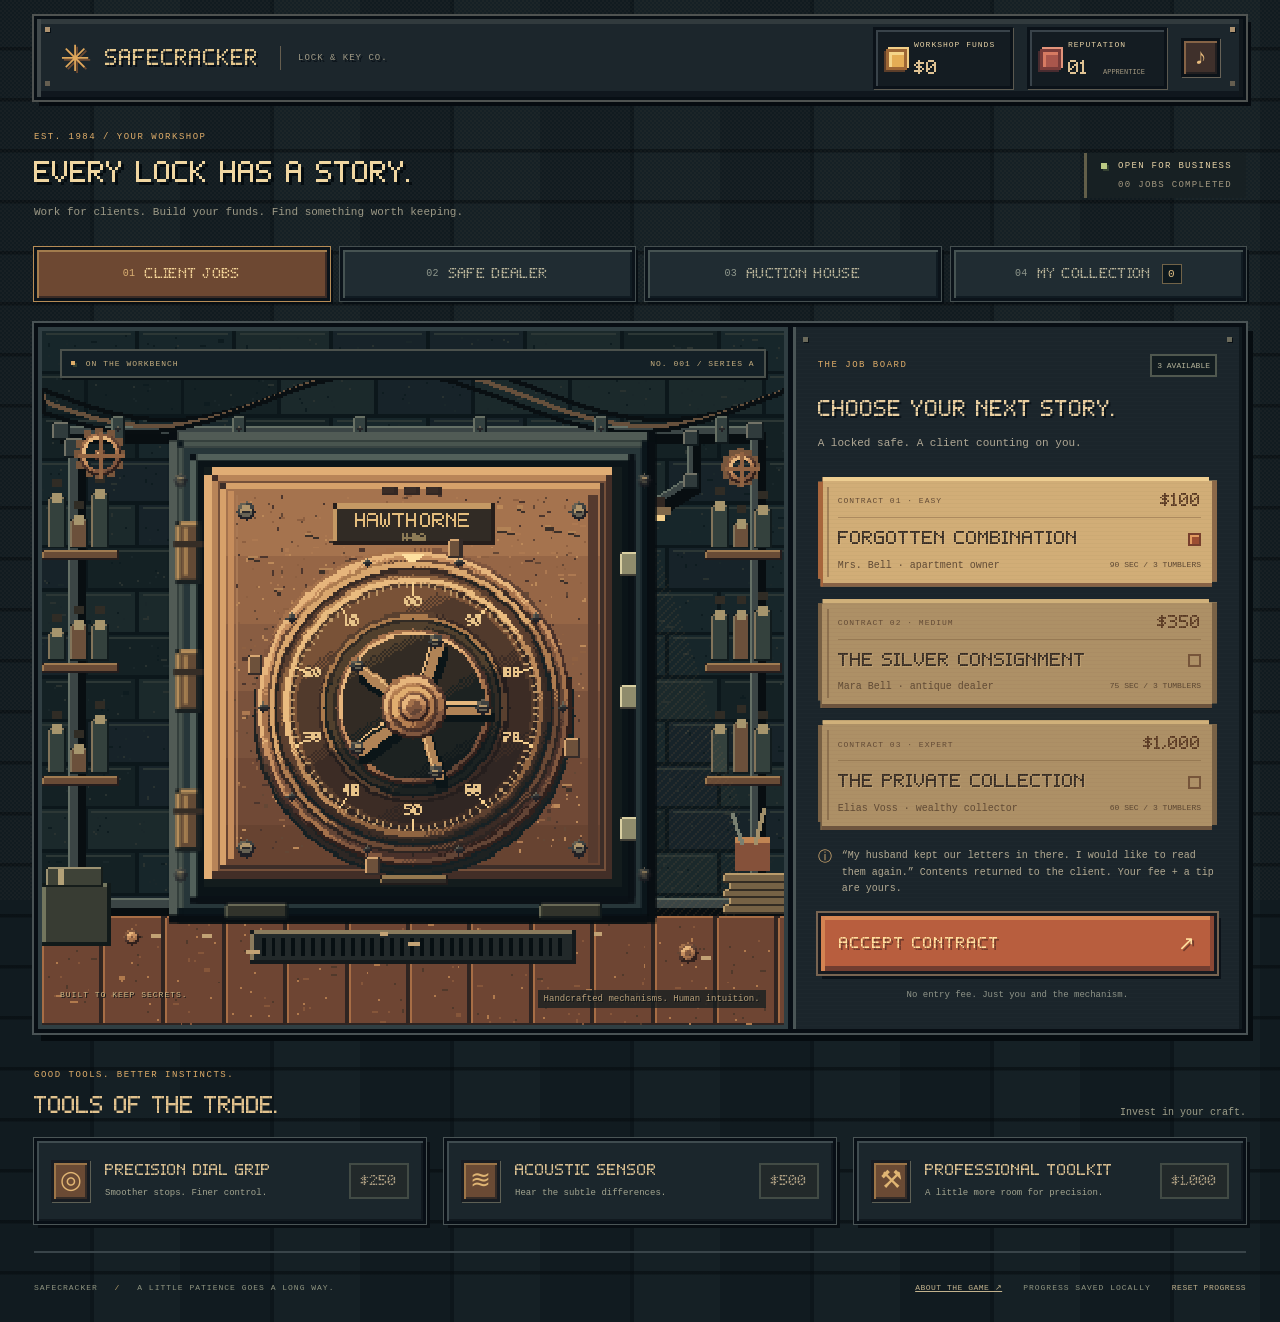
<file: index.html>
<!doctype html>
<html lang="en">
<head>
  <meta charset="utf-8">
  <meta name="viewport" content="width=device-width, initial-scale=1">
  <meta name="theme-color" content="#151715">
  <meta name="description" content="A tactile safecracking game. Listen closely, trust your hands, and uncover the story inside.">
  <title>SAFECRACKER — The workshop</title>
  <link rel="icon" href="data:image/svg+xml,%3Csvg xmlns=%27http://www.w3.org/2000/svg%27 viewBox=%270 0 64 64%27%3E%3Crect width=%2764%27 height=%2764%27 rx=%2712%27 fill=%27%2320241b%27/%3E%3Ccircle cx=%2732%27 cy=%2732%27 r=%2721%27 fill=%27none%27 stroke=%27%23c4a46a%27 stroke-width=%274%27/%3E%3Cpath d=%27M19 42 45 22M32 8v9%27 stroke=%27%23c4a46a%27 stroke-width=%275%27/%3E%3C/svg%3E">
  <link rel="stylesheet" href="style.css">
  <script src="pixel-art.js" defer></script>
  <script src="economy.js" defer></script>
  <script src="game.js" defer></script>
</head>
<body>
  <div class="app">
    <header class="topbar">
      <a class="brand" href="index.html" aria-label="Safecracker home"><span class="brand-icon" aria-hidden="true">✳</span> SAFECRACKER <span class="brand-sub">LOCK & KEY CO.</span></a>
      <div class="account"><div><span class="eyebrow">WORKSHOP FUNDS</span><strong id="funds">$0</strong></div><div><span class="eyebrow">REPUTATION</span><strong id="reputation">01 <small>APPRENTICE</small></strong></div><button class="icon-button" id="sound" aria-label="Mute sound" title="Toggle procedural sound" aria-pressed="true">♪</button></div>
    </header>
    <main>
      <div class="page-heading"><div><p class="eyebrow brass" id="chapter">EST. 1984 / YOUR WORKSHOP</p><h1 id="headline">Every lock has a story.</h1><p id="subhead">Steady hands. A good ear. A little patience.</p></div><div class="shop-status"><span class="status-dot"></span><span id="shop-status">OPEN FOR BUSINESS</span><small id="completed">00 JOBS COMPLETED</small></div></div>
      <nav id="workshop-nav" class="workshop-nav" aria-label="Workshop activities">
        <button data-view="jobs" aria-pressed="true"><small>01</small> CLIENT JOBS</button>
        <button data-view="market" aria-pressed="false"><small>02</small> SAFE DEALER</button>
        <button data-view="auction" aria-pressed="false"><small>03</small> AUCTION HOUSE</button>
        <button data-view="collection" aria-pressed="false"><small>04</small> MY COLLECTION <span id="collection-count">0</span></button>
      </nav>
      <section id="trade-hub" class="trade-hub" aria-label="Workshop trading" hidden></section>
      <div class="workbench" id="workbench">
        <section class="scene" aria-label="Safe workbench">
          <div class="scene-top"><span><i class="tiny-dot"></i> <span id="bench-label">ON THE WORKBENCH</span></span><span id="safe-serial">NO. 001 / SERIES A</span></div>
          <div class="ambient-light"></div><div class="wall-lines"></div>
          <div class="safe-wrap" id="safe-wrap">
            <div class="safe-body">
              <div class="safe-interior"><div class="interior-label">SOME THINGS ARE WORTH KEEPING.</div><div id="loot-art" class="loot-art"></div><div class="shelf"></div><div class="interior-shadow"></div></div>
              <div class="safe-door" id="safe-door">
                <div class="door-inset"></div><div class="rivet r1"></div><div class="rivet r2"></div><div class="rivet r3"></div><div class="rivet r4"></div>
                <div class="safe-plaque"><span>H A W T H O R N E</span><small>PRECISION SECURITY · 1984</small></div>
                <div class="dial-assembly" id="dial-assembly"><div class="dial-bezel"></div><div class="dial-indicator"></div><div class="dial" id="dial" role="slider" tabindex="0" aria-label="Combination dial. Right arrow clockwise, left arrow counterclockwise. Shift for fine control." aria-valuemin="0" aria-valuemax="99" aria-valuenow="0"><svg id="dial-face" viewBox="0 0 300 300" aria-hidden="true"></svg><div class="dial-hub"><div class="hub-ring"></div><div class="dial-handle"><span></span></div><div class="hub-cap"></div></div></div></div>
                <div class="safe-bottom"><span>H—03</span><div class="door-keyhole"></div><span>CAST STEEL</span></div>
                <div class="bolts"><i></i><i></i><i></i></div>
              </div>
              <div class="hinge h1"></div><div class="hinge h2"></div>
            </div>
            <div class="safe-foot foot-left"></div><div class="safe-foot foot-right"></div>
          </div>
          <div class="bench-surface"></div><div class="bench-rule"></div>
          <div class="scene-bottom"><span id="scene-caption">BUILT TO KEEP SECRETS.</span><span class="scene-note" id="scene-note">Handcrafted mechanisms. Human intuition.</span></div>
          <div class="opening-caption" id="opening-caption" aria-live="polite"></div>
        </section>
        <aside class="control-panel">
          <section id="workshop-panel">
            <div class="panel-heading"><p class="eyebrow brass">THE JOB BOARD</p><span class="small-tag">3 AVAILABLE</span></div><h2>Choose your next story.</h2><p class="panel-intro">A locked safe. A client counting on you.</p>
            <div id="contracts" class="contracts"></div>
            <div class="contract-note"><span aria-hidden="true">ⓘ</span><p id="contract-description"></p></div>
            <button id="start-job" class="primary wide">ACCEPT CONTRACT <span>↗</span></button><p class="under-button">No entry fee. Just you and the mechanism.</p>
          </section>
          <section id="game-panel" hidden>
            <div class="panel-heading"><p class="eyebrow brass" id="job-tier">CONTRACT 01</p><button id="pause" class="text-button">PAUSE Ⅱ</button></div><h2 id="job-title"></h2><p class="panel-intro" id="job-client"></p>
            <div class="timer-row"><div><span class="eyebrow">TIME REMAINING</span><strong id="timer">01:30</strong></div><span id="payment" class="payment">$100<span>PAYMENT</span></span></div>
            <div class="tumblers" id="tumblers" aria-label="Tumbler progress"><div><span>01</span><small>SEEKING</small></div><div><span>02</span><small>LOCKED</small></div><div><span>03</span><small>LOCKED</small></div></div>
            <div class="direction"><span id="direction-icon">↻</span><div><span class="eyebrow">TURN THE DIAL</span><strong id="direction">CLOCKWISE</strong></div><div class="position"><span class="eyebrow">POSITION</span><strong id="position">00.0</strong></div></div>
            <div class="signal-heading"><span class="eyebrow">ACOUSTIC SIGNAL</span><span id="signal-label">LISTEN CLOSELY</span></div><div class="signal-bars" id="signal-bars" aria-label="Signal strength" role="meter" aria-valuemin="0" aria-valuemax="100" aria-valuenow="0"></div>
            <p class="feedback" id="feedback" aria-live="polite">Turn slowly. Feel for the strongest signal.</p>
            <button id="set-tumbler" class="primary wide">SET TUMBLER <span>↵</span></button>
            <div class="fine-controls"><button id="nudge-left" aria-label="Turn counterclockwise">←</button><span>DRAG DIAL · A / D · ← / →<small>Hold Shift for fine control · Enter to set</small></span><button id="nudge-right" aria-label="Turn clockwise">→</button></div>
            <button id="leave-job" class="text-button return-button">← RETURN TO WORKSHOP</button>
          </section>
          <section id="result-panel" hidden><p class="eyebrow brass" id="result-eyebrow">ANOTHER SECRET, REVEALED</p><div id="result-mark" class="result-mark">✓</div><h2 id="result-title">Job completed.</h2><p class="panel-intro" id="result-description"></p><div class="found-item" id="found-item"></div><div class="result-stats"><div><span>TIME TAKEN</span><strong id="result-time"></strong></div><div><span>ACCURACY</span><strong id="result-accuracy"></strong></div><div><span id="result-payment-label">CONTRACT PAYMENT</span><strong id="result-payment"></strong></div><div><span id="result-bonus-label">CLIENT TIP</span><strong id="result-bonus"></strong></div></div><div class="total-reward" id="total-reward"><span id="result-total-label">TOTAL EARNED</span><strong id="reward-count">$0</strong></div><p class="rep-earned" id="rep-earned"></p><button id="next-job" class="primary wide">NEXT JOB <span>↗</span></button><button id="result-workshop" class="text-button return-button">← RETURN TO WORKSHOP</button></section>
        </aside>
      </div>
      <section class="equipment" id="equipment"><div class="equipment-heading"><div><span class="eyebrow brass">GOOD TOOLS. BETTER INSTINCTS.</span><h2>Tools of the trade.</h2></div><span class="equipment-note">Invest in your craft.</span></div><div class="upgrade-grid" id="upgrades"></div></section>
      <footer><span>SAFECRACKER <i>/</i> A LITTLE PATIENCE GOES A LONG WAY.</span><div><a class="text-button" href="pitch.html">ABOUT THE GAME ↗</a><span id="save-status">PROGRESS SAVED LOCALLY</span><button class="text-button" id="reset-progress">RESET PROGRESS</button></div></footer>
    </main>
  </div>
  <div class="overlay" id="modal" hidden><section class="modal" role="dialog" aria-modal="true" aria-labelledby="modal-title"><p class="eyebrow brass" id="modal-kicker">TAKE YOUR TIME</p><h2 id="modal-title">On a short break.</h2><p id="modal-copy"></p><button class="primary wide" id="modal-confirm">RESUME JOB</button><button class="text-button return-button" id="modal-cancel">CANCEL</button></section></div>
  <div class="toast" id="toast" role="status"></div>
</body>
</html>
</file>
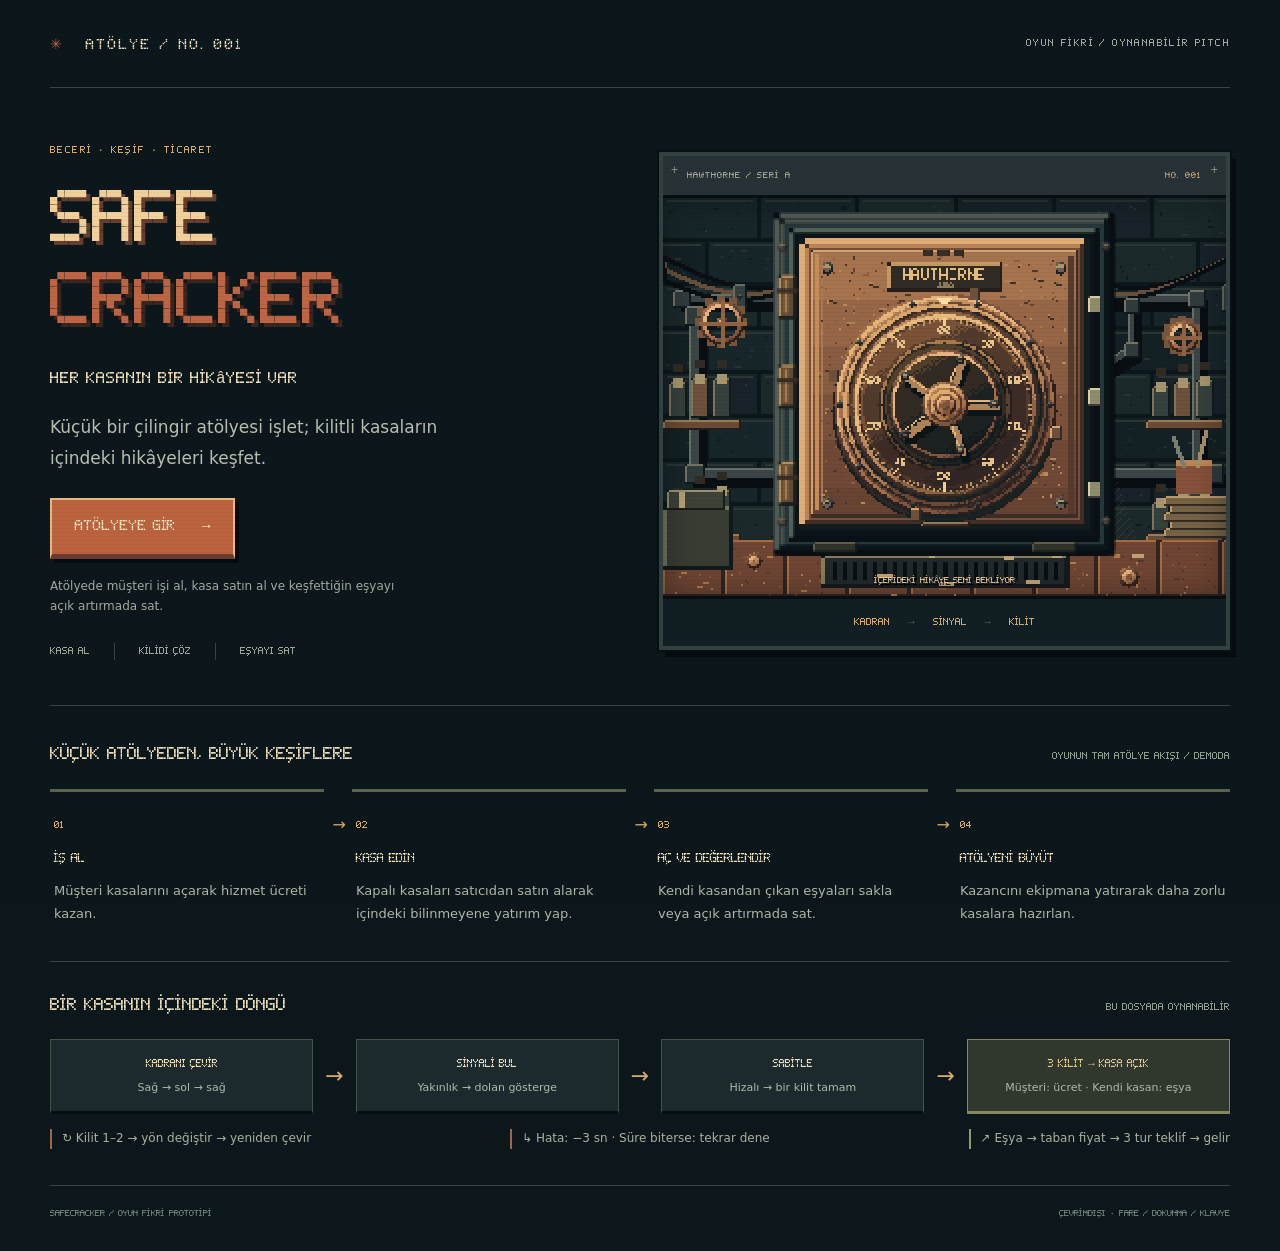
<file: pitch.html>
<!doctype html>
<html lang="tr">
<head>
  <meta charset="utf-8">
  <meta name="viewport" content="width=device-width, initial-scale=1">
  <meta name="theme-color" content="#0c171b">
  <meta name="description" content="SAFECRACKER — kısa oyun fikri ve çevrimdışı oynanabilir kasa açma demosu.">
  <title>SAFECRACKER — Oynanabilir Oyun Fikri</title>
  <link rel="icon" href="data:image/svg+xml,%3Csvg xmlns='http://www.w3.org/2000/svg' viewBox='0 0 32 32'%3E%3Cpath fill='%23111b20' d='M0 0h32v32H0z'/%3E%3Cpath fill='%23d8ad70' d='M6 5h20v22H6z'/%3E%3Ccircle cx='16' cy='16' r='7' fill='%235b3e30'/%3E%3C/svg%3E">
  <style>@font-face{font-family:Workshop;src:url([data-uri]) format('truetype');font-display:swap}:root{color-scheme:dark;--ink:#eee0bf;--muted:#a4aaa0;--gold:#d7ab69;--rust:#bd6544;--green:#bed092;--line:#394442;--deep:#0c171b;--pixel:'Workshop',monospace}*{box-sizing:border-box}body{margin:0;background:#0c171b;color:var(--ink);font:16px/1.65 system-ui,-apple-system,sans-serif}body:before{content:'';position:fixed;inset:0;pointer-events:none;background:repeating-linear-gradient(0deg,transparent 0 3px,#00000008 3px 4px);z-index:5}button{font:inherit;cursor:pointer}button:focus-visible,a:focus-visible{outline:3px solid var(--green);outline-offset:5px}button:disabled{cursor:default;opacity:.45}[hidden]{display:none!important}.shell{width:min(1180px,calc(100% - 80px));margin:auto}.topbar{display:flex;align-items:center;justify-content:space-between;border-bottom:1px solid var(--line);min-height:88px;gap:16px}.brand{font:14px var(--pixel);letter-spacing:2px}.brand span{color:var(--rust);margin-right:14px}.edition,.eyebrow{font:10px/1.7 var(--pixel);letter-spacing:1.4px;color:var(--gold)}.edition{color:var(--muted)}.topbar button{background:none;border:1px solid var(--line);color:var(--ink);padding:9px 14px;font-size:13px}.hero{display:grid;grid-template-columns:1fr 1.04fr;align-items:center;gap:60px;padding:54px 0 45px}.eyebrow{margin:0 0 20px}h1{font:clamp(45px,5.7vw,76px)/1.12 var(--pixel);letter-spacing:-2px;margin:0 0 24px;color:#f1d09a;text-shadow:4px 4px #643e2e}h1 span{display:block;color:var(--rust);text-shadow:4px 4px #382720}.tagline{font:16px/1.6 var(--pixel);margin:0 0 20px;max-width:400px}.lede{color:#b9bfb2;max-width:425px;font-size:17px;line-height:1.8;margin-bottom:25px}.primary{border:2px solid #e7b97d;border-bottom:5px solid #693c2e;background:#bb633e;color:#fff0ca;padding:17px 23px;font:14px/1.4 var(--pixel);box-shadow:4px 4px 0 #050c0f}.primary:hover{background:#ce764c}.primary:active{transform:translateY(2px);box-shadow:2px 2px 0 #050c0f}.primary span{margin-left:20px}.demo-scope{font-size:12px;color:var(--muted);max-width:370px;margin:18px 0 0}.facts{display:flex;gap:24px;margin-top:27px;font:10px/1.7 var(--pixel);color:#9da89b}.facts span+span{border-left:1px solid var(--line);padding-left:24px}.cabinet{min-width:0;border:4px solid #334140;box-shadow:0 0 0 2px #080f12,6px 7px #050b0e;background:#111e23;position:relative}.cabinet:before,.cabinet:after{content:'+';color:#839184;position:absolute;top:8px;z-index:2;font:12px monospace}.cabinet:before{left:8px}.cabinet:after{right:8px}.cabinet-heading{display:flex;justify-content:space-between;gap:10px;padding:13px 24px;background:#263236;border-bottom:3px solid #080e12;font:9px/1.5 var(--pixel);color:#b6b49d;letter-spacing:1px}.cabinet-heading span:last-child{color:#d2a373}.scene{height:398px;position:relative;overflow:hidden;background:#101d21}.pixel-scene{position:absolute;inset:0;width:100%;height:100%;image-rendering:pixelated}.scene:after{content:'';position:absolute;inset:0;box-shadow:inset 0 0 30px #030a0d66;pointer-events:none}#safe-wrap{position:absolute;width:310px;height:324.4px;left:50%;top:30px;transform:translateX(-50%)}#dial{position:absolute;left:20%;top:25.6%;width:60%;aspect-ratio:1;border-radius:50%;border:0;background:transparent;color:transparent;touch-action:none;z-index:2;cursor:grab}#dial:active{cursor:grabbing}#dial:focus-visible{outline:2px dashed var(--gold);outline-offset:3px}.scene-note{position:absolute;bottom:10px;left:0;right:0;text-align:center;font:9px var(--pixel);color:#f0d19e;text-shadow:2px 2px #000;z-index:2}.menu-instrument{display:flex;justify-content:center;gap:18px;padding:18px 8px;color:var(--gold);font:10px var(--pixel);border-top:3px solid #080e12}.menu-instrument i{font-style:normal;color:#65776d}.section-head{display:flex;justify-content:space-between;align-items:baseline;gap:20px;margin-bottom:22px}.section-head h2{font:17px/1.5 var(--pixel);margin:0}.section-head span{font:10px var(--pixel);color:#8e9e91}.journey{padding:35px 0;border-top:1px solid var(--line)}.journey-track{display:grid;grid-template-columns:repeat(4,1fr);list-style:none;padding:0;margin:0;gap:28px}.journey-track li{position:relative;border-top:3px solid #59634e;padding:18px 4px 0}.journey-track li:not(:last-child):after{content:'→';position:absolute;right:-22px;top:20px;color:var(--gold)}.number{font:10px var(--pixel);color:var(--gold)}h3{font:13px/1.6 var(--pixel);margin:13px 0 10px}.journey-track p{font-size:13px;line-height:1.75;color:#adb6a8;margin:0}.loop{border-top:1px solid var(--line);padding:30px 0 36px}.loop-route{display:flex;align-items:center;justify-content:space-between;gap:12px}.node{background:#1c2a2d;border:1px solid #45514a;border-bottom:3px solid #050f12;padding:15px 13px;text-align:center;flex:1;font:11px/1.6 var(--pixel);min-width:0}.node small{display:block;font:11px/1.5 system-ui;margin-top:7px;color:#adb8a8}.node.reward{border-color:#8a865b;background:#30372c;color:#e5cb8d}.arrow{color:var(--gold);font-size:22px;font-style:normal}.loop-branches{display:flex;justify-content:space-between;gap:16px;margin-top:15px;font-size:12px;color:#a4b39f}.loop-branches span{border-left:2px solid #9b6849;padding-left:10px}.loop-branches span:last-child{border-color:#8e9c72}footer{border-top:1px solid var(--line);padding:20px 0 30px;display:flex;justify-content:space-between;gap:20px;color:#788d83;font:9px/1.7 var(--pixel)}.noscript{padding:25px;color:#f0b588}
@media(min-width:1300px){.hero{gap:80px}}@media(max-width:850px){.shell{width:calc(100% - 40px)}.hero{gap:28px;grid-template-columns:.9fr 1fr}h1{font-size:48px}.tagline{font-size:13px}.scene{height:360px}#safe-wrap{width:275px;height:287.8px;top:25px}.journey-track{gap:22px}.journey-track li:not(:last-child):after{right:-18px}.node{font-size:9px;padding:12px 6px}.playing .scene{height:340px}.mission h2{font-size:26px}}
@media(max-width:660px){.shell{width:calc(100% - 32px)}.topbar{min-height:68px;flex-wrap:wrap;padding:14px 0;row-gap:10px}.brand{font-size:11px;letter-spacing:1px}.brand span{margin-right:7px}.edition{font-size:8px;letter-spacing:0}.hero{grid-template-columns:1fr;padding:30px 0;gap:28px}h1{font-size:clamp(45px,13vw,70px);line-height:1.1;margin:0 0 18px}.eyebrow{font-size:9px;margin-bottom:14px}.tagline{font-size:14px;max-width:none;margin-bottom:16px}.lede{font-size:15px;max-width:none;margin:0 0 20px}.primary{font-size:12px;padding:15px 18px}.demo-scope{font-size:11px}.facts{margin-top:18px;font-size:9px}.facts span+span{padding-left:16px}.scene{height:355px}#safe-wrap{width:280px;height:293px;top:24px}.section-head{display:block}.section-head h2{font-size:14px;margin-bottom:6px}.section-head span{font-size:8px}.journey{padding:25px 0}.journey-track{grid-template-columns:1fr;gap:24px}.journey-track li{padding:12px 0 0 38px}.journey-track li .number{position:absolute;left:0;top:15px}.journey-track h3{margin:0 0 8px;font-size:12px}.journey-track li:not(:last-child):after{content:'↓';left:6px;top:auto;bottom:-23px;right:auto}.loop-route{flex-direction:column;gap:8px;align-items:stretch}.node{font-size:11px;text-align:left;padding:12px 16px}.node small{display:inline;margin-left:12px}.arrow{line-height:1;text-align:center;transform:rotate(90deg)}.loop-branches{flex-direction:column;gap:10px}.loop{padding-top:25px}footer{font-size:8px;gap:14px;flex-direction:column}.playing .hero{gap:20px;padding-top:18px}.playing .mission{padding:0}.mission h2{font-size:24px;margin-bottom:14px}.job-ticket{padding:12px;margin-bottom:14px;font-size:10px}.instructions{display:grid;grid-template-columns:1fr 1fr;gap:12px}.instructions li{margin:0;font-size:12px;gap:8px}.key-help{margin:13px 0 0;font-size:10px}.game-actions{margin-top:12px}.playing .scene{height:325px}.playing #safe-wrap{top:12px;width:264px;height:276px}.demo-controls{padding:12px}.playing .cabinet-heading{font-size:8px;padding:11px 22px}.set{font-size:10px;padding:10px 6px}.game-actions .quiet{padding:7px 12px}.result-value{font-size:24px;margin:18px 0}}
@media(prefers-reduced-motion:reduce){*,*:before,*:after{scroll-behavior:auto!important;transition:none!important}}
/* The playable view uses the original workshop in its own full-size document. */
.in-workshop{overflow:hidden}.player{position:fixed;inset:0;z-index:30;display:flex;flex-direction:column;background:#0c171b}.player-bar{flex:0 0 48px;display:flex;align-items:center;justify-content:space-between;gap:16px;padding:6px 22px;background:#101b20;border-bottom:2px solid #4b5143}.player-bar button{border:1px solid #61705a;background:#22322f;color:#e1cfab;padding:7px 12px;font-size:12px}.player-bar span,.player-bar small{font:9px/1.5 var(--pixel);color:#acb69b}.player-bar small{color:#d3b078}#workshop-frame{display:block;width:100%;flex:1;min-height:0;border:0;background:#0c171b}@media(max-width:660px){.player-bar{padding:6px 12px;gap:10px}.player-bar span{display:none}.player-bar small{font-size:8px}.player-bar button{font-size:11px}}
</style>
</head>
<body>
  <!-- Working brief: dark petrol / copper / parchment; original pixel art;
       front-facing locksmith workbench; customer fees fund sealed safes,
       discoveries and equipment. This slice includes jobs, buying, opening and selling.
       Demo reuses the original workshop UI and game rules. -->
  <div class="shell">
    <header class="topbar"><div class="brand"><span aria-hidden="true">✳</span> ATÖLYE / NO. 001</div><span class="edition" id="edition">OYUN FİKRİ / OYNANABİLİR PITCH</span></header>
    <main>
      <section class="hero" id="hero">
        <div id="intro">
          <p class="eyebrow">BECERİ · KEŞİF · TİCARET</p>
          <h1>SAFE<span>CRACKER</span></h1>
          <p class="tagline">Her kasanın bir hikâyesi var</p>
          <p class="lede">Küçük bir çilingir atölyesi işlet; kilitli kasaların içindeki hikâyeleri keşfet.</p>
          <button class="primary" id="play">Atölyeye gir <span aria-hidden="true">→</span></button>
          <p class="demo-scope">Atölyede müşteri işi al, kasa satın al ve keşfettiğin eşyayı açık artırmada sat.</p>
          <div class="facts"><span>KASA AL</span><span>KİLİDİ ÇÖZ</span><span>EŞYAYI SAT</span></div>
        </div>
        <div class="cabinet">
          <div class="cabinet-heading"><span>HAWTHORNE / SERİ A</span><span>NO. 001</span></div>
          <div class="scene" aria-label="Pixel-art atölyede bakır kasa">
            <div id="safe-wrap" aria-hidden="true"></div>
            <span class="scene-note">İÇERİDEKİ HİKÂYE SENİ BEKLİYOR</span>

          </div>
          <div class="menu-instrument" id="menu-instrument"><span>KADRAN</span><i>→</i><span>SİNYAL</span><i>→</i><span>KİLİT</span></div>
        </div>
      </section>
      <section class="journey" id="journey" aria-labelledby="journey-title">
        <div class="section-head"><h2 id="journey-title">Küçük atölyeden, büyük keşiflere</h2><span>OYUNUN TAM ATÖLYE AKIŞI / DEMODA</span></div>
        <ol class="journey-track" aria-label="Müşteri işi, kasa edinme, keşif ve atölye gelişimi">
          <li><span class="number">01</span><h3>İş al</h3><p>Müşteri kasalarını açarak hizmet ücreti kazan.</p></li>
          <li><span class="number">02</span><h3>Kasa edin</h3><p>Kapalı kasaları satıcıdan satın alarak içindeki bilinmeyene yatırım yap.</p></li>
          <li><span class="number">03</span><h3>Aç ve değerlendir</h3><p>Kendi kasandan çıkan eşyaları sakla veya açık artırmada sat.</p></li>
          <li><span class="number">04</span><h3>Atölyeni büyüt</h3><p>Kazancını ekipmana yatırarak daha zorlu kasalara hazırlan.</p></li>
        </ol>
      </section>
      <section class="loop" id="loop" aria-labelledby="loop-title">
        <div class="section-head"><h2 id="loop-title">Bir kasanın içindeki döngü</h2><span>BU DOSYADA OYNANABİLİR</span></div>
        <div class="loop-route" aria-label="Kadranı çevir, sinyali bul, sabitle; üç kilit tamamlanınca müşteri işinde ücret kazan veya kendi kasanın içeriğini koleksiyonuna ekle">
          <div class="node">Kadranı çevir<small>Sağ → sol → sağ</small></div><i class="arrow" aria-hidden="true">→</i>
          <div class="node">Sinyali bul<small>Yakınlık → dolan gösterge</small></div><i class="arrow" aria-hidden="true">→</i>
          <div class="node">Sabitle<small>Hizalı → bir kilit tamam</small></div><i class="arrow" aria-hidden="true">→</i>
          <div class="node reward">3 kilit → kasa açık<small>Müşteri: ücret · Kendi kasan: eşya</small></div>
        </div>
        <div class="loop-branches"><span>↻ Kilit 1–2 → yön değiştir → yeniden çevir</span><span>↳ Hata: −3 sn · Süre biterse: tekrar dene</span><span>↗ Eşya → taban fiyat → 3 tur teklif → gelir</span></div>
      </section>
    </main>
    <footer><span>SAFECRACKER / OYUN FİKRİ PROTOTİPİ</span><span>ÇEVRİMDIŞI · FARE / DOKUNMA / KLAVYE</span></footer>
    <noscript><p class="noscript">Oynanabilir demo için JavaScript gerekli.</p></noscript>
  </div>
  <script>/* Original, deterministic pixel artwork. No external images or runtime dependencies. */
(() => {
  'use strict';
  const GLYPHS = {"A":["01110","10001","10001","11111","10001","10001","10001"],"B":["11110","10001","10001","11110","10001","10001","11110"],"C":["01111","10000","10000","10000","10000","10000","01111"],"D":["11110","10001","10001","10001","10001","10001","11110"],"E":["11111","10000","10000","11110","10000","10000","11111"],"F":["11111","10000","10000","11110","10000","10000","10000"],"G":["01111","10000","10000","10111","10001","10001","01111"],"H":["10001","10001","10001","11111","10001","10001","10001"],"I":["111","010","010","010","010","010","111"],"J":["00111","00010","00010","00010","10010","10010","01100"],"K":["10001","10010","10100","11000","10100","10010","10001"],"L":["10000","10000","10000","10000","10000","10000","11111"],"M":["10001","11011","10101","10101","10001","10001","10001"],"N":["10001","11001","10101","10011","10001","10001","10001"],"O":["01110","10001","10001","10001","10001","10001","01110"],"P":["11110","10001","10001","11110","10000","10000","10000"],"Q":["01110","10001","10001","10001","10101","10010","01101"],"R":["11110","10001","10001","11110","10100","10010","10001"],"S":["01111","10000","10000","01110","00001","00001","11110"],"T":["11111","00100","00100","00100","00100","00100","00100"],"U":["10001","10001","10001","10001","10001","10001","01110"],"V":["10001","10001","10001","10001","10001","01010","00100"],"W":["10001","10001","10001","10101","10101","10101","01010"],"X":["10001","10001","01010","00100","01010","10001","10001"],"Y":["10001","10001","01010","00100","00100","00100","00100"],"Z":["11111","00001","00010","00100","01000","10000","11111"],"0":["01110","10001","10011","10101","11001","10001","01110"],"1":["010","110","010","010","010","010","111"],"2":["01110","10001","00001","00010","00100","01000","11111"],"3":["11110","00001","00001","01110","00001","00001","11110"],"4":["00010","00110","01010","10010","11111","00010","00010"],"5":["11111","10000","10000","11110","00001","00001","11110"],"6":["01110","10000","10000","11110","10001","10001","01110"],"7":["11111","00001","00010","00100","01000","01000","01000"],"8":["01110","10001","10001","01110","10001","10001","01110"],"9":["01110","10001","10001","01111","00001","00001","01110"],".":["0","0","0","0","0","0","1"],",":["00","00","00","00","00","01","10"],":":["0","1","1","0","1","1","0"],"-":["000","000","000","111","000","000","000"],"/":["00001","00001","00010","00100","01000","10000","10000"],"!":["1","1","1","1","1","0","1"],"?":["1110","0001","0001","0010","0100","0000","0100"],"'":["1","1","0","0","0","0","0"],"+":["00000","00100","00100","11111","00100","00100","00000"],"$":["00100","01111","10100","01110","00101","11110","00100"],"&":["01100","10010","10100","01000","10101","10010","01101"],"(":["001","010","100","100","100","010","001"],")":["100","010","001","001","001","010","100"],"%":["11001","11010","00010","00100","01000","01011","10011"],"=":["000","000","111","000","111","000","000"]," ":["000","000","000","000","000","000","000"]};
  const scene = document.querySelector('.scene');
  const canvas = document.createElement('canvas');
  canvas.className = 'pixel-scene'; canvas.setAttribute('aria-hidden', 'true');
  scene.prepend(canvas);
  const ctx = canvas.getContext('2d', { alpha: false });
  const world = document.createElement('canvas');
  const base = document.createElement('canvas'); base.width = 204; base.height = 205;
  const door = document.createElement('canvas'); door.width = 204; door.height = 205;
  let metrics, dirty = true, previousKey = '', openedAt = null, retractAt = null;
  let seed = 1984;
  const random = () => { seed = (Math.imul(seed, 1664525) + 1013904223) >>> 0; return seed / 4294967296; };
  const rect = (c,x,y,w,h,color) => { c.fillStyle=color;c.fillRect(Math.round(x),Math.round(y),Math.round(w),Math.round(h)); };
  function line(c,x0,y0,x1,y1,color,size=1) {
    x0=Math.round(x0);y0=Math.round(y0);x1=Math.round(x1);y1=Math.round(y1);
    const dx=Math.abs(x1-x0),sx=x0<x1?1:-1,dy=-Math.abs(y1-y0),sy=y0<y1?1:-1;let err=dx+dy;
    for(;;){rect(c,x0,y0,size,size,color);if(x0===x1&&y0===y1)break;const e=2*err;if(e>=dy){err+=dy;x0+=sx;}if(e<=dx){err+=dx;y0+=sy;}}
  }
  function box(c,x,y,w,h,fill,light='#586268',dark='#101416',thick=2) {
    rect(c,x,y,w,h,dark);rect(c,x+thick,y+thick,w-thick*2,h-thick*2,fill);
    rect(c,x+thick,y,w-thick*2,thick,light);rect(c,x,y+thick,thick,h-thick*2,light);
    rect(c,x+w-thick,y+thick,thick,h-thick*2,dark);rect(c,x+thick,y+h-thick,w-thick*2,thick,dark);
  }
  function text(c,str,x,y,color,scale=1,center=false) {
    str=String(str).toUpperCase();const width=[...str].reduce((n,ch)=>n+((GLYPHS[ch]?.[0].length||3)+1)*scale,0);
    if(center)x-=width/2;
    for(const ch of str){const glyph=GLYPHS[ch];if(glyph)glyph.forEach((row,yy)=>[...row].forEach((v,xx)=>{if(v==='1')rect(c,x+xx*scale,y+yy*scale,scale,scale,color);}));x+=((glyph?.[0].length||3)+1)*scale;}
  }
  function disc(c,cx,cy,r,palette,ring=false) {
    for(let y=-r;y<=r;y++)for(let x=-r;x<=r;x++){
      const d=Math.sqrt(x*x+y*y);if(d>r||ring&&d<r-3)continue;
      let light=(-x/r*.4-y/r*.7+1)/2;
      if(d>r-1.5)light-=.25;else if(d>r-3.5)light+=.25;
      const index=Math.max(0,Math.min(palette.length-1,Math.floor(light*palette.length+((x+y)%2)*.15)));
      rect(c,cx+x,cy+y,1,1,palette[index]);
    }
  }
  const copper=['#30201c','#49312a','#624435','#80563e','#a4714b','#c68f60','#e6b57c'];
  const iron=['#0b1517','#122025','#1d2c30','#293a3c','#3e4b4a','#5a6256'];
  function bolt(c,x,y,r=3){disc(c,x,y,r,['#202025','#3e4140','#666153','#b0956b']);line(c,x-1,y,x+1,y,'#27282a');}
  function flecks(c,x,y,w,h,count,colors){for(let i=0;i<count;i++){rect(c,x+random()*w,y+random()*h,random()>.85?3:1,random()>.93?2:1,colors[Math.floor(random()*colors.length)]);}}
  function pipe(c,points,size=5){for(let i=1;i<points.length;i++){const a=points[i-1],b=points[i];line(c,a[0]+2,a[1]+3,b[0]+2,b[1]+3,'#080e11',size+2);line(c,a[0],a[1],b[0],b[1],'#3b4545',size);line(c,a[0],a[1],b[0],b[1],'#657066',1);}for(const [x,y]of points){box(c,x-2,y-2,size+5,size+5,'#303b3c','#737367','#111a1d',1);}}
  function gear(c,x,y,r){for(let i=0;i<12;i++){let a=i*Math.PI/6;rect(c,x+Math.cos(a)*r-2,y+Math.sin(a)*r-2,4,4,'#78563c');}disc(c,x,y,r,copper,true);disc(c,x,y,Math.max(2,Math.floor(r/3)),copper);for(let i=0;i<4;i++){let a=i*Math.PI/2;line(c,x,y,x+Math.cos(a)*r,y+Math.sin(a)*r,'#916342',2);}}
  function drawWorld(){
    seed=1984;const c=world.getContext('2d'),w=world.width,h=world.height;
    rect(c,0,0,w,h,'#0c171b');
    for(let row=0;row<h/22;row++)for(let col=-1;col<w/49;col++){
      let x=col*49+(row%2)*23,y=row*22;rect(c,x,y,47,20,['#142124','#17262a','#1b292b','#172329'][Math.floor(random()*4)]);rect(c,x+2,y+1,43,1,'#2c3735');flecks(c,x+2,y+2,41,16,12,['#1a272a','#293230','#0e1c20']);
    }
    // Conduit, hanging cables, and brackets are deliberately stepped one-pixel lines.
    pipe(c,[[7,48],[w-17,48],[w-17,h-50]],4);pipe(c,[[13,56],[13,h-64],[w-9,h-64]],5);
    for(let k=0;k<3;k++){let py=29;for(let x=0;x<w;x++){const y=29+Math.sin(x/w*Math.PI*3+k*.18)*15+k*3;line(c,x-1,py,x,y,k===1?'#66503c':'#090f12',2);py=y;}}
    for(let x=35;x<w;x+=61){box(c,x,43,7,14,'#344140','#687064','#10191c',1);bolt(c,x+3,49,1);}
    // Workshop shelves, jars, parts bins, yellowing papers and a task light.
    const floor=Math.min(h-28,metrics.y+metrics.h+8);
    for(let side=0;side<2;side++){
      const x=side?w-40:0;
      for(let row=0;row<3;row++){
        const y=77+row*57;
        box(c,x,y+34,39,5,'#694b36','#a07b51','#241d1d',1);
        for(let i=0;i<3;i++){const bx=x+3+i*11;const bh=13+Math.floor(random()*16);box(c,bx,y+33-bh,9,bh,i===1?'#6b503b':'#34413d','#82745a','#111b1d',1);rect(c,bx+2,y+24-bh,5,4,'#302c25');rect(c,bx+2,y+31-bh,5,5,'#a6956d');}
      }
    }
    gear(c,29,62,11);gear(c,w-22,69,8);
    pipe(c,[[w-49,52],[w-49,74],[w-70,87]],3);
    rect(c,w-83,84,23,5,'#302722');rect(c,w-86,89,29,4,'#80684a');rect(c,w-83,93,23,3,'#f4cf8b');
    for(let y=98;y<floor;y++)for(let x=w-103;x<w-22;x++)if((x+y)%4===0&&Math.abs(x-(w-72))<(y-85)*.32)rect(c,x,y,1,1,'#9a744620');
    // Heavy wooden worktop, plank seams, scattered filings, and a steel grate.
    rect(c,0,floor,w,h-floor,'#312520');
    for(let x=0;x<w;x+=31){box(c,x,floor,30,h-floor,'#6e4533','#a76d45','#2e2422',1);flecks(c,x+2,floor+3,25,h-floor-3,18,['#86563a','#b17a4d','#51392b']);}
    box(c,w*.28,floor+7,w*.44,17,'#22292a','#8a7b5d','#151a1c',2);
    for(let x=w*.28+6;x<w*.72-5;x+=5)rect(c,x,floor+11,2,9,'#070f12');
    box(c,0,floor-17,35,32,'#383c33','#73765e','#111a1a',2);box(c,2,floor-25,29,10,'#3e4237','#9c9272','#161d1b',1);rect(c,8,floor-24,3,8,'#b3a177');
    for(let i=0;i<5;i++){const x=w-31+i%2*3,y=floor-6-i*4;box(c,x,y,32,5,'#766245','#ba9c6b','#332c23',1);}
    rect(c,w-25,floor-39,18,16,'#85513a');rect(c,w-25,floor-40,18,3,'#c18553');line(c,w-22,floor-38,w-27,floor-52,'#7a8071',2);line(c,w-15,floor-38,w-11,floor-55,'#a18f69',2);
    for(let i=0;i<8;i++){let x=40+random()*(w-80),y=floor+random()*23;rect(c,x,y,3+random()*5,2,'#c2a274');}
    disc(c,w-49,floor+18,5,copper);disc(c,45,floor+10,4,copper);
  }
  function buildDoor(){
    seed=6084;const c=base.getContext('2d');c.clearRect(0,0,204,205);
    // Worn, warm metal face, with a thick black gasket and stepped bevels.
    box(c,6,6,192,193,'#382c27','#e0ad75','#131c1d',4);
    box(c,10,10,184,185,'#75503a','#b88458','#422e27',3);
    box(c,14,14,176,177,'#875c41','#d7a16a','#3c2d28',2);
    for(let y=16;y<189;y++){const bands=['#a5734e','#966646','#895d42','#7a523c','#704936','#674331'];rect(c,16,y,172,1,bands[Math.min(5,Math.floor((y-16)/31))]);}
    rect(c,17,17,3,169,'#c68d5c');rect(c,21,19,1,163,'#aa7954');rect(c,183,19,4,169,'#563a2e');
    flecks(c,20,19,161,165,950,['#8e6041','#644735','#4d362d','#bc8959','#ad7951']);
    for(let i=0;i<24;i++){const x=24+random()*153,y=20+random()*163;line(c,x,y,x+2+random()*6,y+1,'#3c3029');line(c,x,y-1,x+random()*5,y-1,'#b38356');}
    box(c,65,23,75,19,'#312b25','#c59964','#261e1b',2);text(c,'HAWTHORNE',102,27,'#e4bd7d',1,true);text(c,'H-03',102,36,'#8d7b56',.5,true);
    for(const [x,y]of[[25,26],[178,26],[25,181],[178,181]])bolt(c,x,y,4);
    // Concentric machined rings, drawn with a restricted palette, no antialiasing.
    disc(c,102,120,74,['#152023','#1e2222','#2e2724','#47352b']);
    disc(c,102,116,73,copper);disc(c,102,116,68,['#2e2522','#3b2b25','#6a4935','#ad7c50','#d9a76e']);
    disc(c,102,116,64,['#172124','#272421','#382a24','#5a3e2e']);
    disc(c,102,116,61,['#3c2d26','#5c4030','#8f6441','#bc8a5a','#e9bb7f']);
    disc(c,102,116,57,['#302623','#3c2c25','#513a2c','#795237']);
    disc(c,102,116,44,['#251e1d','#3a2a24','#59402f','#aa7a4c']);
    disc(c,102,116,41,['#131b1d','#1c2221','#322b24','#51402d']);
    disc(c,102,116,36,copper,true);
    for(let i=0;i<10;i++){const a=i*Math.PI/5;const x=102+Math.cos(a)*69,y=116+Math.sin(a)*69;bolt(c,x,y,2);}
    for(let i=0;i<4;i++){const a=i*Math.PI/2+.25,x=102+Math.cos(a)*75,y=116+Math.sin(a)*75;box(c,x-3,y-4,7,9,'#6d513b','#d7a772','#342b28',1);}
    box(c,87,194,31,4,'#302c27','#95784f','#211c1b',1);
  }
  function drawDoor(angle,stage,bolts){
    const c=door.getContext('2d');c.clearRect(0,0,204,205);c.drawImage(base,0,0);
    const radians=angle*Math.PI/50;
    for(let n=0;n<100;n++){
      const a=-Math.PI/2-n*Math.PI/50+radians,major=n%10===0,r=57;
      line(c,102+Math.cos(a)*r,116+Math.sin(a)*r,102+Math.cos(a)*(r-(major?5:2)),116+Math.sin(a)*(r-(major?5:2)),major?'#f5cf8f':'#bc9565');
      if(major)text(c,String(n).padStart(2,'0'),102+Math.cos(a)*48,113+Math.sin(a)*48,'#e8c48a',.65,true);
    }
    // Rotating five-spoke handle and riveted center.
    for(let i=0;i<5;i++){
      const a=radians+i*Math.PI*2/5;
      const x=102+Math.cos(a)*32,y=116+Math.sin(a)*32;
      line(c,103,119,x+1,y+3,'#0b1518',5);line(c,102,116,x,y,'#b08356',4);line(c,101,114,x-1,y-2,'#e5b87e',1);bolt(c,x,y,3);
    }
    disc(c,102,116,15,copper);disc(c,102,116,11,['#503529','#7f5237','#b47e50','#e0ad6f']);disc(c,102,116,7,copper);
    // Fixed index and tumbler lights live on the casing, not on the spinning wheel.
    for(let i=0;i<4;i++)rect(c,100-i,49-i,4+i*2,1,'#ffe0a0');
    for(let i=0;i<3;i++){box(c,88+i*10,15,7,4,i<stage?'#b9c481':'#3a2c26','#392d28','#332723',1);}
    for(const y of [45,106,167])box(c,197-bolts*8,y,8,11,'#8f8c6c','#dad0a2','#403e35',1);
  }
  function drawLoot(c,kind,x,y){
    if(kind==='watch'){box(c,x-5,y-22,10,40,'#a7783c','#f1c475','#4e3b27',1);disc(c,x,y,14,copper);disc(c,x,y,10,['#ceb882','#e8d6a1']);line(c,x,y,x,y-7,'#423b2c');line(c,x,y,x+5,y+3,'#423b2c');}
    else if(kind==='coin'){disc(c,x,y,18,copper);disc(c,x,y,14,copper,true);text(c,'$',x,y-5,'#f5d38d',1.5,true);}
    else if(kind==='key'){disc(c,x-15,y-4,10,copper,true);line(c,x-6,y,x+24,y+12,'#e1af65',4);line(c,x+15,y+9,x+12,y+16,'#bd8c47',4);line(c,x+23,y+12,x+20,y+19,'#bd8c47',4);box(c,x-3,y-23,23,15,'#cdb07a','#edcf91','#7c603e',1);text(c,'09',x+8,y-19,'#493e2e',1,true);}
    else if(kind==='jewel'){for(let i=0;i<28;i++){const a=i/27*Math.PI;rect(c,x+Math.cos(a)*27,y-20+Math.sin(a)*26,3,3,i%2?'#e3b871':'#a37744');}for(let yy=0;yy<22;yy++){const w=11-Math.abs(yy-10);rect(c,x-w/2,y+3+yy,w,1,yy<10?'#b3c782':'#496c54');}}
    else if(kind==='letters'){for(let i=3;i>=0;i--)box(c,x-30+i,y-17+i*3,57,35,'#b79f70','#e4c794','#665238',1);line(c,x-29,y-16,x,y+4,'#92764e');line(c,x,y+4,x+26,y-16,'#92764e');rect(c,x-3,y-16,7,34,'#9c5039');rect(c,x-29,y-1,56,5,'#9c5039');disc(c,x,y+1,6,['#6b352b','#a8563c','#d58352']);}
    else{for(let i=2;i>=0;i--)box(c,x-30+i*3,y-17+i*7,57,24,'#6a7950','#b7b47c','#344531',1);rect(c,x-4,y-15,10,35,'#d6bd83');text(c,'$',x-18,y-4,'#c6c58e',1,true);}
    for(const [sx,sy]of[[-35,-23],[30,-18],[20,23]]){line(c,x+sx-2,y+sy,x+sx+2,y+sy,'#fff0b8');line(c,x+sx,y+sy-2,x+sx,y+sy+2,'#fff0b8');}
  }
  function resize(){
    const sceneRect=scene.getBoundingClientRect(),safeRect=document.getElementById('safe-wrap').getBoundingClientRect();
    const pixel=window.innerWidth<=760?1.5:2;
    canvas.width=world.width=Math.round(sceneRect.width/pixel);canvas.height=world.height=Math.round(sceneRect.height/pixel);
    const ratio=canvas.width/sceneRect.width;
    metrics={x:Math.round((safeRect.left-sceneRect.left)*ratio),y:Math.round((safeRect.top-sceneRect.top)*ratio),w:safeRect.width*ratio,h:safeRect.height*ratio*410/427};
    ctx.imageSmoothingEnabled=false;drawWorld();dirty=false;previousKey='';
  }
  new ResizeObserver(()=>{dirty=true;}).observe(scene);
  window.addEventListener('resize',()=>{dirty=true;});
  buildDoor();
  const iconCache = new Map();
  window.SafecrackerArt={
  itemIcon(kind) {
    const key = 'item-' + kind;
    if (!iconCache.has(key)) { const image = document.createElement('canvas'); image.width = 90; image.height = 74; drawLoot(image.getContext('2d'), kind, 45, 37); iconCache.set(key, image.toDataURL()); }
    return iconCache.get(key);
  },
  safeIcon(tier) {
    const key = 'safe-' + tier;
    if (!iconCache.has(key)) { const image = document.createElement('canvas'); image.width = 112; image.height = 114; const c = image.getContext('2d'); c.imageSmoothingEnabled = false; box(c,0,0,112,114,'#263438','#687267','#0b141a',3); drawDoor(0,0,0); c.drawImage(door,3,3,106,106); box(c,43,4,26,7,tier === 2 ? '#a45d44' : tier === 1 ? '#82784a' : '#40514a','#b8a271','#1a2225',1); iconCache.set(key,image.toDataURL()); }
    return iconCache.get(key);
  },
  draw(state){
    if(dirty)resize();
    const reducedMotion=window.matchMedia('(prefers-reduced-motion: reduce)').matches;
    const now=Number.isFinite(state.animationTime)?state.animationTime:performance.now(),isOpen=scene.classList.contains('open'),retract=scene.classList.contains('retracting');
    if(isOpen&&openedAt===null)openedAt=now;if(!isOpen)openedAt=null;
    if(retract&&retractAt===null)retractAt=now;if(!retract)retractAt=null;
    const progress=openedAt===null?0:reducedMotion?1:Math.min(1,(now-openedAt)/1800),open=1-Math.pow(1-progress,3);
    const boltProgress=retractAt===null?0:reducedMotion?1:Math.min(1,(now-retractAt)/500);
    const key=[canvas.width,canvas.height,state.angle.toFixed(2),state.stage,state.loot,state.owned,open.toFixed(3),boltProgress.toFixed(2),state.sweet,document.activeElement?.id].join('|');
    if(key===previousKey&&!scene.classList.contains('failed')&&!scene.classList.contains('unlock-shake'))return;previousKey=key;
    ctx.drawImage(world,0,0);const {x,y,w,h}=metrics,s=w/204;
    let shake=reducedMotion?0:scene.classList.contains('failed')?Math.sin(now/22)*2:scene.classList.contains('unlock-shake')?Math.sin(now/25):0;
    ctx.save();ctx.translate(Math.round(x+shake),Math.round(y));ctx.scale(s,s);ctx.imageSmoothingEnabled=false;
    // Deep teal frame around a warmly lit interior.
    box(ctx,-10,-10,224,226,'#131f23','#515b55','#080e12',4);
    box(ctx,-6,-6,216,218,'#273639','#49554f','#0b161b',3);
    box(ctx,0,0,204,207,'#0b1418','#52605a','#0a1116',3);
    box(ctx,7,7,190,192,'#624130','#a0764f','#0d171b',3);
    box(ctx,16,16,172,174,'#96633d','#d9a76b','#48382b',2);
    for(let i=0;i<8;i++){rect(ctx,20+i*21,21,1,159,'#714b31');rect(ctx,23+i*21,22,1,157,'#ad794b');}
    rect(ctx,23,23,157,4,'#f5ce83');rect(ctx,26,28,151,2,'#d99b58');
    box(ctx,23,155,156,8,'#604a34','#d8ac68','#322a25',2);
    for(let i=0;i<5;i++){box(ctx,29+i*26,166,22,15,'#63533a','#a98b58','#423b2c',1);}
    if(open>.2){text(ctx,state.owned?'YOUR DISCOVERY':'FOUND & RETURNED',102,47,'#f2ce8b',1,true);drawLoot(ctx,state.loot||'cash',102,126);}
    for(const [bx,by]of[[-5,12],[208,12],[-5,193],[208,193]])bolt(ctx,bx,by,3);
    drawDoor(state.angle,state.stage,boltProgress);
    const projection=Math.cos(open*1.94);
    ctx.save();ctx.scale(projection,1);ctx.drawImage(door,0,0);ctx.restore();
    // Hinge barrels remain fixed as the door swings around them.
    for(const hy of[31,90,154]){box(ctx,-7,hy,12,29,'#634a35','#b58e5b','#192021',2);rect(ctx,-3,hy+3,2,22,'#a27d4f');rect(ctx,-8,hy+9,14,3,'#352d26');}
    box(ctx,16,207,29,7,'#31332b','#73735c','#10191b',1);box(ctx,160,207,29,7,'#31332b','#73735c','#10191b',1);
    if(!open&&state.sweet){for(let i=0;i<5;i++)rect(ctx,99-i,47-i,6+i*2,1,'#cbdc97');}
    if(!open&&document.activeElement?.id==='dial'){for(const [a,b]of[[30,55],[169,55],[30,178],[169,178]])rect(ctx,a,b,4,2,'#dbb47a');}
    ctx.restore();
  }};
})();
</script>
  <section id="player" class="player" hidden aria-label="Oynanabilir SAFECRACKER atölyesi">
    <div class="player-bar"><button id="return-pitch">← Pitch'e dön</button><span>SAFECRACKER / ATÖLYE</span><small>DEMO · BAŞLANGIÇ 100 $</small></div>
    <iframe id="workshop-frame" title="SAFECRACKER oynanabilir atölye" sandbox="allow-scripts" allow="autoplay"></iframe>
  </section>
  <script type="application/json" id="workshop-document">"\u003c!doctype html>\n\u003chtml lang=\"en\">\n\u003chead>\n  \u003cmeta charset=\"utf-8\">\n  \u003cmeta name=\"viewport\" content=\"width=device-width, initial-scale=1\">\n  \u003cmeta name=\"theme-color\" content=\"#151715\">\n  \u003cmeta name=\"description\" content=\"A tactile safecracking game. Listen closely, trust your hands, and uncover the story inside.\">\n  \u003ctitle>SAFECRACKER — The workshop\u003c/title>\n  \u003clink rel=\"icon\" href=\"data:image/svg+xml,%3Csvg xmlns=%27http://www.w3.org/2000/svg%27 viewBox=%270 0 64 64%27%3E%3Crect width=%2764%27 height=%2764%27 rx=%2712%27 fill=%27%2320241b%27/%3E%3Ccircle cx=%2732%27 cy=%2732%27 r=%2721%27 fill=%27none%27 stroke=%27%23c4a46a%27 stroke-width=%274%27/%3E%3Cpath d=%27M19 42 45 22M32 8v9%27 stroke=%27%23c4a46a%27 stroke-width=%275%27/%3E%3C/svg%3E\">\n  \u003cstyle>:root{color-scheme:dark;--bg:#161816;--panel:#20221f;--muted:#92948a;--text:#e9e6dc;--brass:#c4a46a;--line:#373a32;--green:#a9bf8d;--red:#da8b76;--mono:'SFMono-Regular',Consolas,'Liberation Mono',monospace;--serif:Georgia,'Times New Roman',serif}\n*{box-sizing:border-box}body{margin:0;background:var(--bg);color:var(--text);font-family:Arial,Helvetica,sans-serif;font-size:14px}body::before{content:'';position:fixed;inset:0;pointer-events:none;opacity:.025;z-index:20;background-image:url(\"data:image/svg+xml,%3Csvg viewBox='0 0 180 180' xmlns='http://www.w3.org/2000/svg'%3E%3Cfilter id='n'%3E%3CfeTurbulence type='fractalNoise' baseFrequency='.8' numOctaves='3' stitchTiles='stitch'/%3E%3C/filter%3E%3Cpath fill='%23ffffff' filter='url(%23n)' opacity='.7' d='M0 0h180v180H0z'/%3E%3C/svg%3E\")}button,a{-webkit-tap-highlight-color:transparent}button{font:inherit;cursor:pointer;color:inherit}button:disabled{cursor:not-allowed}button:focus-visible,a:focus-visible,[tabindex]:focus-visible{outline:2px solid var(--brass);outline-offset:5px}[hidden]{display:none!important}.app{max-width:1560px;margin:auto;padding:0 56px}.topbar{height:100px;display:flex;align-items:center;justify-content:space-between;border-bottom:1px solid var(--line)}.brand{color:var(--text);text-decoration:none;font-size:19px;font-weight:700;letter-spacing:3px;display:flex;align-items:center;gap:13px}.brand-icon{color:var(--brass);font-size:37px;line-height:1}.brand-sub{font:9px var(--mono);letter-spacing:2px;border-left:1px solid #4a4b40;padding:7px 0 7px 17px;margin-left:7px;color:var(--muted)}.account{display:flex;gap:32px;align-items:center}.account>div{display:flex;flex-direction:column;gap:8px}.eyebrow{font:9px var(--mono);letter-spacing:1.7px;line-height:1.6;margin:0}.brass{color:var(--brass)}.account strong{font:18px var(--mono)}.account small{font:9px var(--mono);color:var(--muted);margin-left:7px}.icon-button{width:35px;height:35px;border:1px solid var(--line);background:transparent;color:var(--brass);font-size:23px;border-radius:50%}.icon-button[aria-pressed=false]{color:#777}.page-heading{display:flex;align-items:center;justify-content:space-between;padding:38px 0 30px}.page-heading h1{font:normal 39px var(--serif);letter-spacing:-1.2px;margin:11px 0}.page-heading p:last-child{color:var(--muted);font-size:12px;margin-bottom:0}.shop-status{display:grid;grid-template-columns:8px 1fr;gap:9px;align-items:center;font:9px var(--mono);letter-spacing:1.3px}.status-dot{width:6px;height:6px;background:var(--green);border-radius:50%;box-shadow:0 0 10px #a9bf8d44}.shop-status small{grid-column:2;color:var(--muted);font-size:9px}.workbench{display:grid;grid-template-columns:minmax(0,1.65fr) minmax(330px,1fr);border:1px solid #414239;border-radius:5px;overflow:hidden;box-shadow:0 14px 44px #0002}.scene{position:relative;min-height:600px;background:radial-gradient(ellipse at 40% 10%,#55504444,transparent 65%),linear-gradient(115deg,#2c2c26,#1a1c19 80%);overflow:hidden;display:flex;align-items:center;justify-content:center;perspective:1400px}.scene-top{position:absolute;left:26px;right:26px;top:23px;display:flex;justify-content:space-between;font:8px var(--mono);letter-spacing:1.4px;color:#b5b1a0;z-index:3}.tiny-dot{display:inline-block;width:4px;height:4px;background:var(--brass);border-radius:50%;vertical-align:middle;margin:0 5px 2px 0}.ambient-light{position:absolute;width:380px;height:230px;top:-200px;left:20%;background:#e7c689;border-radius:50%;filter:blur(90px);opacity:.45}.wall-lines{position:absolute;inset:0;background:repeating-linear-gradient(0deg,transparent 0 116px,#0001 117px 118px);opacity:.6}.bench-surface{position:absolute;bottom:0;height:109px;left:0;right:0;background:linear-gradient(#47423566 0,#292820 5px,#262721 9px,#1e201c 100%);box-shadow:0 -2px 2px #1116}.bench-rule{position:absolute;bottom:64px;left:8%;right:8%;height:7px;transform:perspective(180px) rotateX(20deg);background:repeating-linear-gradient(90deg,#8e866633 0 1px,transparent 1px 14px)}.safe-wrap{position:relative;width:408px;height:427px;margin-top:15px;z-index:2;filter:drop-shadow(12px 24px 18px #0009);perspective:1500px}.safe-body{position:absolute;inset:0 0 17px;background:linear-gradient(120deg,#686b62,#3b3e38 30%,#252923 80%);border:2px solid #77796b;border-radius:14px;box-shadow:inset 3px 3px 5px #b4b5a255,inset -7px -4px 6px #090c07,6px 5px 0 #1b1f19,9px 6px 0 #474a40}.safe-interior{position:absolute;inset:14px;border:8px solid #171b16;border-radius:8px;background:radial-gradient(ellipse at 50% 55%,#72603a,#262b20 65%,#0d100d);overflow:hidden;box-shadow:inset 9px 5px 25px #000}.interior-label{position:absolute;top:40px;width:100%;text-align:center;font:8px var(--mono);letter-spacing:1.7px;color:#cdbb8a;opacity:0;transition:opacity 1s}.shelf{position:absolute;height:11px;bottom:80px;left:4px;right:4px;background:linear-gradient(#77705a,#2a2e25);box-shadow:0 12px 12px #0008}.interior-shadow{position:absolute;inset:0;box-shadow:inset 0 0 45px #0009;pointer-events:none}.safe-door{position:absolute;inset:12px;border:2px solid #73766a;border-radius:8px;background:repeating-linear-gradient(0deg,#ffffff02 0px 1px,transparent 1px 3px),radial-gradient(ellipse at 20% 0%,#7d8072 0%,#54594e 30%,#3b4137 65%,#343a30 100%);box-shadow:inset 2px 2px 2px #cac9b044,inset -3px -3px 3px #141b12,0 0 0 4px #151a14,0 0 0 6px #5c6152;transform-origin:0% 50%;transition:transform 1.9s cubic-bezier(.22,.75,.2,1),filter 1.9s;transform-style:preserve-3d;z-index:2}.door-inset{position:absolute;inset:12px;border:1px solid #8e938044;box-shadow:inset 1px 1px 2px #0005;border-radius:4px}.rivet{position:absolute;width:9px;height:9px;background:linear-gradient(130deg,#a0a28f,#464c3e);border-radius:50%;box-shadow:0 1px 2px #111}.rivet::after{content:'';position:absolute;left:2px;right:2px;top:4px;height:1px;background:#282d24;transform:rotate(-35deg)}.r1{top:20px;left:20px}.r2{top:20px;right:20px}.r3{bottom:20px;left:20px}.r4{bottom:20px;right:20px}.safe-plaque{position:absolute;top:25px;left:50%;transform:translateX(-50%);width:196px;text-align:center;padding:8px 4px 7px;border:1px solid #a38d5688;border-radius:2px;background:linear-gradient(110deg,#5f5940,#343c2c);color:#d4c18c;box-shadow:0 2px 4px #0005,inset 0 0 0 2px #272f2455}.safe-plaque>span{font:10px var(--serif);letter-spacing:2px}.safe-plaque small{display:block;font:5px var(--mono);letter-spacing:1.6px;margin-top:5px;color:#aa9e7a}.dial-assembly{position:absolute;left:50%;top:96px;width:246px;height:246px;transform:translateX(-50%)}.dial-bezel{position:absolute;inset:-8px;border-radius:50%;background:conic-gradient(from 30deg,#686b5f,#b4ad8c 8%,#494e42 20%,#20271e 40%,#a2a28b 55%,#404838 68%,#c4c1a6 85%,#686b5f);border:1px solid #191f16;box-shadow:0 6px 10px #0009,inset 0 0 0 4px #252b21,inset 0 0 0 5px #96977b,inset 0 0 0 7px #30382a}.dial-indicator{position:absolute;top:-10px;left:calc(50% - 5px);width:10px;height:14px;background:var(--brass);clip-path:polygon(0 0,100% 0,50% 100%);z-index:4;filter:drop-shadow(0 2px 2px #000)}.dial{position:absolute;inset:0;cursor:grab;touch-action:none;border-radius:50%;background:radial-gradient(circle,#888c78 0%,#4b5343 49%,#282e24 51%,#32392b 67%,#626a57 70%,#20281c 72%);box-shadow:0 0 0 1px #afb09955;will-change:transform;user-select:none}.dial:active{cursor:grabbing}.dial[aria-disabled=true]{cursor:default}.dial svg{width:100%;height:100%;position:absolute;inset:0}.dial-hub{position:absolute;inset:28%;border-radius:50%;background:conic-gradient(from 5deg,#a3a48a,#505b46,#8e967c,#c1bea0,#424f37,#a3a48a);box-shadow:0 5px 10px #000a,inset 0 0 0 2px #1c2617,inset 0 0 0 4px #b4b49688}.hub-ring{position:absolute;inset:8px;border:1px solid #293620;border-radius:50%;box-shadow:0 0 0 1px #bdc0a444}.dial-handle{position:absolute;left:8%;right:8%;height:26%;top:37%;border-radius:9px;background:linear-gradient(#adb69a,#707d5f 25%,#37492b 55%,#354529 80%,#1e2e16);box-shadow:0 5px 5px #0009,inset 0 1px 2px #e4e3bd88;transform:rotate(-35deg);border:1px solid #899675}.dial-handle span{position:absolute;inset:4px 7px;background:repeating-linear-gradient(90deg,transparent 0 3px,#18230f44 3px 4px);border-radius:2px}.hub-cap{position:absolute;inset:41%;border-radius:50%;background:linear-gradient(130deg,#a1ac90,#46563a);box-shadow:0 1px 2px #0008}.safe-bottom{position:absolute;bottom:20px;left:48px;right:48px;display:flex;align-items:center;justify-content:space-between;font:6px var(--mono);letter-spacing:1.4px;color:#b4b49c88}.door-keyhole{width:15px;height:20px;border-radius:50%;background:linear-gradient(120deg,#99997c,#454f39);box-shadow:0 1px 2px #0009;position:relative}.door-keyhole:after{content:'';position:absolute;inset:6px 6px 5px;background:#182013;border-radius:50% 50% 0 0}.hinge{position:absolute;left:-8px;width:14px;height:60px;border-radius:5px;background:linear-gradient(90deg,#363e30,#939782 45%,#3a4332);box-shadow:2px 2px 5px #0009;z-index:3;border:1px solid #3c4533}.h1{top:65px}.h2{bottom:53px}.hinge:after{content:'';position:absolute;top:48%;width:100%;height:3px;background:#2a3322;border-bottom:1px solid #9ea18788}.bolts{position:absolute;right:-17px;top:85px;bottom:50px;width:17px;display:flex;flex-direction:column;justify-content:space-between;z-index:-1}.bolts i{width:17px;height:21px;background:linear-gradient(#bcbba7,#5e6853,#a3a98e);border-radius:0 4px 4px 0;box-shadow:2px 3px 3px #0008;transition:transform .5s}.safe-foot{position:absolute;bottom:0;width:65px;height:21px;background:linear-gradient(90deg,#464e3d,#252c21);border-radius:0 0 4px 4px;z-index:-1}.foot-left{left:33px}.foot-right{right:28px}.scene-bottom{position:absolute;bottom:24px;left:26px;right:26px;display:flex;justify-content:space-between;gap:12px;font:8px var(--mono);letter-spacing:1px;color:#b9b5a3;z-index:3}.scene-note{color:#8c8d7d;font:italic 10px var(--serif);letter-spacing:0}.opening-caption{position:absolute;bottom:66px;left:0;right:0;text-align:center;color:#ddc58f;font:italic 21px var(--serif);z-index:5;text-shadow:0 2px 8px #000}.scene.retracting .bolts i{transform:translateX(-18px)}.scene.open .safe-door{transform:rotateY(-106deg);filter:brightness(.68)}.scene.open .interior-label{opacity:1}.scene.open .loot-art{opacity:1;transform:translateY(0) scale(1)}.scene.unlock-shake .safe-wrap{animation:clunk .32s}.scene.failed .safe-wrap{animation:shake .3s}.control-panel{padding:27px 30px 24px;background:linear-gradient(115deg,#262922,#20231e);border-left:1px solid #45483d}.panel-heading{display:flex;align-items:center;justify-content:space-between;min-height:20px}.small-tag{font:8px var(--mono);color:#a3a595;border:1px solid #484c3e;padding:4px 6px;border-radius:2px}.control-panel h2{font:normal 26px var(--serif);letter-spacing:-.7px;margin:15px 0 9px}.panel-intro{color:#a5a799;font-size:11px;line-height:1.6;margin:0 0 24px}.contracts{display:grid;gap:10px}.contract{width:100%;text-align:left;padding:15px 16px;background:#1b1f19;border:1px solid #3c4233;border-radius:3px;position:relative;transition:background .2s,border-color .2s}.contract:hover{background:#2c3025;border-color:#747356}.contract.selected{border-color:#b9a16b;background:linear-gradient(100deg,#37392b,#292e22);box-shadow:inset 3px 0 #c5aa71}.contract-top{display:flex;justify-content:space-between;align-items:center;margin-bottom:9px;font:8px var(--mono);letter-spacing:1.3px;color:#9f9f8c}.contract-top b{font-size:15px;font-weight:400;letter-spacing:0;color:var(--brass)}.contract-title{display:flex;align-items:center;justify-content:space-between;font:normal 17px var(--serif)}.selection-dot{height:12px;width:12px;border:1px solid #686e59;border-radius:50%;padding:3px}.selected .selection-dot{border-color:var(--brass);background:var(--brass);box-shadow:inset 0 0 0 3px #2e3326}.contract-client{display:flex;justify-content:space-between;color:#999d8c;font-size:10px;margin-top:9px}.contract-client small{font:8px var(--mono);color:#b8bc9d}.contract-note{display:flex;gap:10px;align-items:flex-start;padding:17px 1px 14px;color:#b1a17c}.contract-note p{margin:0;font-size:10px;color:#a7a996;line-height:1.7}.primary{border:1px solid #dbc28d;background:linear-gradient(110deg,#ceaf75,#baa16e);color:#24281d;font:700 10px var(--mono);letter-spacing:1.5px;padding:17px 18px;border-radius:2px;box-shadow:inset 0 1px #ead9aa77,0 3px 9px #0002;transition:filter .2s,transform .15s;display:flex;align-items:center;justify-content:space-between;min-height:46px}.primary:hover{filter:brightness(1.13)}.primary:active{transform:translateY(1px)}.primary span{font-size:19px;line-height:10px}.primary:disabled{filter:grayscale(.7);opacity:.45}.wide{width:100%}.under-button{text-align:center;font-size:9px;color:#8c917f;margin:12px 0 0}.equipment{padding:31px 0 24px}.equipment-heading{display:flex;justify-content:space-between;align-items:flex-end;margin-bottom:20px}.equipment h2{font:normal 25px var(--serif);margin:7px 0 0}.equipment-note{font:italic 12px var(--serif);color:#8f9484}.upgrade-grid{display:grid;grid-template-columns:repeat(3,1fr);gap:16px}.upgrade{display:grid;grid-template-columns:41px 1fr auto;gap:12px;align-items:center;padding:19px 17px;border:1px solid #383e31;border-radius:3px;background:#1e221b}.upgrade-icon{width:36px;height:36px;display:grid;place-items:center;border:1px solid #65664b;border-radius:50%;color:var(--brass);font-size:24px}.upgrade h3{font:normal 15px var(--serif);margin:0 0 7px}.upgrade p{font-size:9px;line-height:1.5;color:#929a86;margin:0}.buy-upgrade{background:transparent;border:1px solid #575c46;padding:9px 10px;font:10px var(--mono);color:var(--brass);border-radius:2px;min-height:34px}.buy-upgrade:disabled{color:#7b826e;border-color:#3b422f}.buy-upgrade.owned{color:var(--green);border:none;padding:0}footer{display:flex;justify-content:space-between;align-items:center;border-top:1px solid var(--line);padding:24px 0 28px;color:#717b67;font:7px var(--mono);letter-spacing:1px;gap:15px}footer i{font-style:normal;padding:0 11px;color:#b8a16e}footer>div{display:flex;gap:21px;align-items:center}.text-button{background:transparent;border:0;color:#a1a790;font:8px var(--mono);letter-spacing:1px;padding:6px 0}.text-button:hover{color:var(--brass)}.timer-row{display:flex;align-items:center;justify-content:space-between;margin:17px 0 22px}.timer-row>div{display:grid;gap:5px}.timer-row .eyebrow{color:#989f8b}.timer-row strong{font:39px var(--mono);letter-spacing:-2px}.timer-row strong.urgent{color:var(--red);animation:pulse 1s infinite}.payment{color:var(--brass);font:24px var(--serif);text-align:right}.payment span{display:block;color:#8d9781;font:7px var(--mono);letter-spacing:1px;margin-top:6px}.tumblers{display:flex;border-top:1px solid #424b37;border-bottom:1px solid #424b37;padding:16px 0;gap:10px}.tumblers>div{flex:1;display:flex;align-items:center;gap:8px;color:#707b61;font:19px var(--mono)}.tumblers>div+div{border-left:1px solid #3f4934;padding-left:13px}.tumblers small{font:7px var(--mono);letter-spacing:.5px}.tumblers .active{color:var(--brass)}.tumblers .done{color:var(--green)}.direction{display:flex;align-items:center;gap:11px;margin:23px 0}.direction>span{font-size:37px;line-height:1;color:var(--brass)}.direction>div{display:grid;gap:5px}.direction .eyebrow{font-size:7px;color:#929e81}.direction strong{font:11px var(--mono);letter-spacing:1px}.direction .position{margin-left:auto;text-align:right}.position strong{font-size:24px;color:var(--brass);letter-spacing:-1px}.signal-heading{display:flex;justify-content:space-between;align-items:center}.signal-heading .eyebrow{font-size:8px}.signal-heading>span:last-child{font:7px var(--mono);color:var(--brass)}.signal-bars{display:flex;gap:4px;height:24px;align-items:flex-end;margin-top:12px}.signal-bars i{display:block;flex:1;background:#3f4933;height:100%;border-radius:1px;transition:background .1s,box-shadow .1s}.signal-bars i.on{background:#bfa46b;box-shadow:0 0 7px #c4a46a22}.signal-bars.sweet i.on{background:#b1c48b;box-shadow:0 0 8px #b1c48b33}.feedback{font-size:11px;color:#b5bcaa;line-height:1.65;min-height:37px;margin:13px 0 16px}.feedback.error{color:var(--red)}.feedback.good{color:var(--green)}.fine-controls{display:flex;align-items:center;justify-content:space-between;margin:16px 0 4px;gap:6px}.fine-controls>span{text-align:center;font:7px var(--mono);letter-spacing:.5px;color:#a8b09a}.fine-controls small{display:block;font:8px Arial;margin-top:7px;color:#87947a;letter-spacing:0}.fine-controls button{width:33px;height:33px;border:1px solid #4e5b3e;background:#242d1e;color:var(--brass);border-radius:2px;touch-action:none;font-size:18px}.return-button{display:block;margin:15px auto 0;text-align:center;padding:9px 6px}.result-mark{border:1px solid #7e9565;color:var(--green);height:45px;width:45px;display:grid;place-items:center;border-radius:50%;font-size:23px;margin:27px 0 21px}.result-stats{display:grid;gap:16px;border-block:1px solid #45503a;padding:20px 0;margin:22px 0}.result-stats>div{display:flex;justify-content:space-between;align-items:center}.result-stats span{font:8px var(--mono);letter-spacing:1px;color:#9da88f}.result-stats strong{font:12px var(--mono)}.found-item{padding:13px;border:1px solid #5c6248;background:#343b29;font:italic 15px var(--serif);color:#c9bf98}.total-reward{display:flex;justify-content:space-between;align-items:center;color:var(--brass)}.total-reward>span{font:8px var(--mono);letter-spacing:1px}.total-reward strong{font:32px var(--serif)}.rep-earned{color:var(--green);font:8px var(--mono);margin:9px 0 24px;text-align:right}.loot-art{position:absolute;left:50%;top:48%;width:210px;height:120px;transform:translate(-50%,10px) scale(.85)!important;margin-left:-105px;opacity:0;transition:opacity 1s .6s,transform 1.2s .6s}.scene.open .loot-art{transform:translateY(0) scale(1)!important}.loot-art svg{width:100%;height:100%;filter:drop-shadow(0 7px 6px #0008)}.overlay{position:fixed;inset:0;background:#080d09b8;backdrop-filter:blur(8px);z-index:30;display:grid;place-items:center;padding:24px}.modal{max-width:410px;width:100%;background:linear-gradient(130deg,#30382a,#1c2418);border:1px solid #707856;padding:36px;box-shadow:0 24px 90px #0008}.modal h2{font:normal 30px var(--serif);margin:15px 0}.modal>p:not(.eyebrow){color:#b0baa3;font-size:12px;line-height:1.8;margin-bottom:26px}.toast{position:fixed;bottom:30px;left:50%;transform:translate(-50%,20px);background:#d0bb8b;color:#20291a;padding:14px 24px;font-size:12px;z-index:40;opacity:0;pointer-events:none;transition:.25s;max-width:90%;box-shadow:0 5px 30px #0005}.toast.visible{opacity:1;transform:translate(-50%,0)}.dial-assembly.resonating{animation:resonate .11s infinite}.control-panel>section{animation:appear .35s ease-out}@keyframes resonate{0%,100%{translate:0 0}50%{translate:.5px -.4px}}@keyframes shake{0%,100%{translate:0 0}25%{translate:-5px 0}75%{translate:5px 0}}@keyframes clunk{30%{translate:0 4px}65%{translate:0 -2px}}@keyframes pulse{50%{opacity:.55}}@keyframes appear{from{opacity:0;transform:translateY(5px)}to{opacity:1;transform:translateY(0)}}\n@media(min-width:1450px){.scene{min-height:640px}.safe-wrap{transform:scale(1.1)}}\n@media(max-width:1100px){.app{padding:0 30px}.brand-sub{display:none}.control-panel{padding:25px 23px}.safe-wrap{transform:scale(.87)}.scene{min-height:600px}.scene-note{display:none}.upgrade{grid-template-columns:32px 1fr;gap:11px}.upgrade-icon{width:30px;height:30px;font-size:20px}.buy-upgrade{grid-column:2;justify-self:start}.workbench{grid-template-columns:minmax(0,1.3fr) minmax(315px,1fr)}}\n@media(max-width:760px){.app{padding:0 18px}.topbar{height:82px}.brand{font-size:14px;letter-spacing:2px;gap:7px}.brand-icon{font-size:28px}.account{gap:16px}.account .eyebrow{font-size:6px;letter-spacing:.7px}.account strong{font-size:15px}.account small{display:none}.icon-button{width:30px;height:30px;font-size:19px}.page-heading{padding:27px 0 24px}.page-heading h1{font-size:31px}.shop-status{display:none}.workbench{grid-template-columns:1fr}.scene{min-height:460px}.safe-wrap{transform:scale(.83);margin-top:14px}.scene-top{left:18px;right:18px;font-size:7px}.scene-bottom{left:18px;right:18px;bottom:18px;font-size:7px}.bench-surface{height:76px}.bench-rule{bottom:40px}.control-panel{border-left:0;border-top:1px solid #45483d;padding:25px}.control-panel h2{font-size:28px}.contracts{gap:9px}.contract{padding:15px}.upgrade-grid{grid-template-columns:1fr}.upgrade{grid-template-columns:38px 1fr auto}.buy-upgrade{grid-column:auto;justify-self:auto}.equipment-note{display:none}footer{align-items:flex-start;line-height:1.8;flex-direction:column}footer>div{width:100%;justify-content:space-between}.opening-caption{bottom:42px;font-size:19px}body.playing .page-heading{padding:18px 0}body.playing .page-heading h1{font-size:27px;margin:5px 0}body.playing #subhead{display:none}body.playing .scene{min-height:360px}body.playing .safe-wrap{transform:scale(.66);margin-top:15px}body.playing .scene-top{top:15px}body.playing .scene-bottom{bottom:12px}body.playing .control-panel{padding:19px 23px}body.playing .control-panel h2{font-size:24px;margin:7px 0}body.playing #game-panel>.panel-intro{margin-bottom:12px}body.playing .timer-row{margin:12px 0}body.playing .timer-row strong{font-size:31px}body.playing .tumblers{padding:12px 0}body.playing .direction{margin:16px 0}body.playing .feedback{min-height:32px;margin:10px 0}body.playing .bench-surface{height:55px}body.playing .bench-rule{bottom:30px}}\n@media(max-width:380px){.app{padding:0 11px}.brand{font-size:12px;letter-spacing:1px}.account{gap:11px}.safe-wrap{transform:scale(.72)}.scene{min-height:420px}.page-heading h1{font-size:28px}.equipment .eyebrow{font-size:8px}.control-panel{padding:20px}}\n@media(prefers-reduced-motion:reduce){*,*::before,*::after{animation-duration:.001ms!important;transition-duration:.001ms!important}.dial-assembly.resonating{animation:none}}\n/* Keep the dial and its live feedback together on phone-sized screens. */\n@media(max-width:760px){body.playing .topbar{height:62px}body.playing .page-heading{display:none}body.playing .workbench{margin-top:12px}body.playing .scene{min-height:285px}body.playing .safe-wrap{transform:scale(.59);margin-top:12px}body.playing .scene-top{top:12px;font-size:6px}body.playing .scene-bottom{bottom:10px;font-size:6px}body.playing .control-panel{padding:14px 20px}body.playing #game-panel{display:grid;grid-template-columns:minmax(0,1fr) 76px;column-gap:10px}#game-panel>.panel-heading{grid-column:1/-1}body.playing #game-panel h2{grid-column:1;grid-row:2;font-size:20px;margin:7px 0 4px}body.playing #game-panel>.panel-intro{grid-column:1;grid-row:3;font-size:9px;margin:0 0 10px}body.playing .timer-row{grid-column:2;grid-row:2/4;align-self:center;margin:0;text-align:right}body.playing .timer-row .eyebrow{font-size:6px;letter-spacing:.5px}body.playing .timer-row strong{font-size:23px;letter-spacing:-1px}body.playing .timer-row .payment{display:none}body.playing .tumblers{grid-column:1/-1;padding:10px 0}body.playing .direction{grid-column:1/-1;margin:10px 0}body.playing .direction>span{font-size:29px}body.playing .signal-heading,body.playing .signal-bars,body.playing .feedback,body.playing #set-tumbler,body.playing .fine-controls,body.playing .return-button{grid-column:1/-1}body.playing .signal-bars{height:17px;margin-top:7px}body.playing .feedback{font-size:10px;min-height:30px;margin:8px 0}body.playing .fine-controls{margin:10px 0 0}body.playing .return-button{margin:6px auto 0;padding:7px 4px}body.playing .opening-caption{font-size:15px;bottom:26px}body.playing .bench-surface{height:34px}body.playing .bench-rule{display:none}}\n@media(max-width:760px){body.playing .scene{height:285px}body.playing .safe-wrap{position:absolute;flex-shrink:0}}\n\n/* ── THE PIXEL WORKSHOP ──────────────────────────────────────────────\n   Original local bitmap font, low-resolution canvas art, hard metal\n   bevels, parchment, and a restrained copper/teal palette. */\n@font-face {\n  font-family: 'Workshop Pixel';\n  src: url('[data-uri]') format('truetype');\n  font-display: swap;\n  font-weight: 400 900;\n}\n:root {\n  --bg: #0d1418;\n  --panel: #1c252a;\n  --text: #e5d1a5;\n  --muted: #a39880;\n  --brass: #dfad69;\n  --line: #41484a;\n  --green: #bbca84;\n  --red: #ed9670;\n  --serif: 'Workshop Pixel', monospace;\n  --mono: 'Courier New', monospace;\n  --pixel: 'Workshop Pixel', monospace;\n}\nbody {\n  background: repeating-linear-gradient(0deg, transparent 0 47px, #050a0d88 48px 51px),\n    repeating-linear-gradient(90deg, #111b20 0 90px, #0d161b 90px 94px, #152025 94px 180px);\n  font-family: var(--mono);\n}\nbody::before {\n  opacity: .09;\n  background-image: repeating-conic-gradient(#655749 0% 25%, transparent 0% 50%);\n  background-size: 4px 4px;\n  z-index: 0;\n}\n.app { position:relative; max-width:1400px; padding:16px 34px 0; }\n.topbar {\n  height:84px;\n  padding:0 23px;\n  background:linear-gradient(#313a3d 0 5px, #1c262c 5px calc(100% - 6px), #10171e calc(100% - 6px));\n  border:3px solid #080f15;\n  outline:2px solid #4f5351;\n  box-shadow: inset 4px 0 #40484a, inset -4px 0 #10171c, 5px 6px #060b10;\n  position:relative;\n}\n.topbar::before,.topbar::after {\n  content:'';position:absolute;width:5px;height:5px;top:8px;left:8px;\n  background:#ad9270;box-shadow:1px 1px #070f15,0 54px #655e50;\n}\n.topbar::after {left:auto;right:8px;}\n.brand {font:22px var(--pixel);letter-spacing:1px;color:#e4c78e;text-shadow:2px 2px #080f16;gap:14px;}\n.brand-icon {font:36px var(--pixel);color:#dfa75b;text-shadow:2px 2px #6c4932;}\n.brand-sub {font:9px var(--mono);color:#a09a86;border-left-color:#665e4f;letter-spacing:1px;}\n.account {gap:14px;}\n.account>div {padding:9px 14px 8px 38px;position:relative;border:3px solid #0b1219;background:#141c22;box-shadow:inset 2px 2px #39434a,1px 1px #5b5950;min-width:140px;gap:7px;}\n.account>div::before {content:'';position:absolute;left:10px;top:19px;width:15px;height:15px;background:#e4ad55;border:3px solid #9c6635;box-shadow:-2px 2px #5c3e2a,2px -2px #f2ce86,inset 3px 3px #f4d58a;}\n.account>div:nth-child(2)::before {background:#a9564c;border-color:#783b39;box-shadow:-2px 2px #492c30,2px -2px #e3947b,inset 3px 3px #d77a62;}\n.account strong {font:20px var(--pixel);color:#e0c394;}\n.account small {font:7px var(--mono);}\n.account .eyebrow {font-size:8px;letter-spacing:1px;}\n.icon-button {border-radius:0;border:3px solid #0b1218;background:#3f302b;color:#e9bc7d;box-shadow:inset 2px 2px #856346,inset -2px -2px #221f20,1px 1px #676257;width:39px;height:39px;}\n.page-heading {padding:30px 0 25px;}\n.eyebrow {font-size:9px;letter-spacing:1.5px;}\n.page-heading h1 {font:30px/1.3 var(--pixel);letter-spacing:0;margin:10px 0;color:#f0d6a1;text-shadow:3px 3px #050c10;}\n.page-heading p:last-child {font:11px/1.6 var(--mono);color:#9c9986;}\n.shop-status {border-left:3px solid #625e49;padding:8px 14px;font-size:9px;background:#172023;}\n.status-dot,.tiny-dot {border-radius:0;box-shadow:2px 2px #354133;}\n.workbench {grid-template-columns:minmax(0,1.65fr) minmax(360px,1fr);border:4px solid #080e14;outline:2px solid #4a5355;border-radius:0;box-shadow:7px 8px #060c10,inset 3px 3px #5d6460;}\n.scene {min-height:646px;background:#111c20;border:4px solid #303e42;box-shadow:inset 2px 2px #5b655f,inset -2px -2px #080f14;}\n.pixel-scene {position:absolute;inset:0;width:100%;height:100%;image-rendering:pixelated;image-rendering:crisp-edges;pointer-events:none;z-index:1;}\n.safe-wrap {opacity:0;filter:none;transform:scale(1.1);}\n.scene>.ambient-light,.scene>.wall-lines,.scene>.bench-surface,.scene>.bench-rule {display:none;}\n.scene-top {top:18px;left:18px;right:18px;padding:8px 9px;color:#c7af80;border:2px solid #4b514c;background:#142026;box-shadow:2px 2px #080f13;font-size:8px;letter-spacing:1px;}\n.scene-bottom {left:18px;right:18px;bottom:17px;color:#cfb685;font-size:8px;text-shadow:1px 1px #0a1317;}\n.scene-note {font:9px var(--mono);color:#bba27b;background:#182021cc;padding:4px 6px;}\n.opening-caption {font:16px/1.5 var(--pixel);color:#ffe1a1;text-shadow:2px 2px #4b2e20;bottom:62px;}\n.control-panel {\n  padding:27px 25px;\n  border-left:5px solid #080f16;\n  background:repeating-linear-gradient(0deg,transparent 0 3px,#ffffff02 3px 4px),#1b252b;\n  box-shadow:inset 3px 0 #4a5556,inset -3px 0 #10191e;\n  position:relative;\n}\n.control-panel::before,.control-panel::after {content:'';position:absolute;width:5px;height:5px;background:#6b6a5b;box-shadow:1px 1px #080f14;top:10px;left:10px;}\n.control-panel::after {left:auto;right:10px;}\n.small-tag {border:2px solid #50584f;border-radius:0;background:#131d21;color:#b5b49a;padding:5px;font:8px var(--mono);}\n.control-panel h2 {font:23px/1.35 var(--pixel);letter-spacing:0;color:#e8cea0;margin:17px 0 9px;text-shadow:2px 2px #0b141a;}\n.panel-intro {font:11px/1.7 var(--mono);color:#b0a895;margin-bottom:24px;}\n.contracts {gap:12px;}\n.contract {\n  border:0;border-radius:0;padding:15px 16px 16px 20px;\n  color:#30261f;\n  background:repeating-linear-gradient(0deg,transparent 0 3px,#3f2c1d08 3px 4px),#ad9066;\n  box-shadow:inset 4px 0 #786044,inset -5px 0 #796246,inset 0 4px #d0b07a,inset 0 -4px #6d543e,3px 4px #0c151b;\n  clip-path:polygon(0 5px,5px 5px,5px 0,calc(100% - 8px) 0,calc(100% - 8px) 4px,100% 4px,100% calc(100% - 5px),calc(100% - 5px) calc(100% - 5px),calc(100% - 5px) 100%,3px 100%,3px calc(100% - 8px),0 calc(100% - 8px));\n}\n.contract::after {content:'';position:absolute;top:10px;left:9px;width:2px;height:calc(100% - 20px);background:#654a3270;}\n.contract:hover {background-color:#d1ae76;border:0;}\n.contract.selected {background:repeating-linear-gradient(0deg,transparent 0 3px,#3f2c1d08 3px 4px),#d1ad77;border:0;box-shadow:inset 5px 0 #a7653c,inset -5px 0 #8c6949,inset 0 4px #edcd91,inset 0 -4px #896346,3px 4px #0c151b;}\n.contract-top {color:#634b36;font:8px var(--mono);letter-spacing:1px;margin-bottom:10px;border-bottom:1px solid #74553966;padding-bottom:7px;}\n.contract-top b {color:#583822;font:18px var(--pixel);}\n.contract-title {font:19px/1.2 var(--pixel);color:#342a23;text-shadow:1px 1px #e5c38e55;}\n.contract-client {font:10px var(--mono);color:#604a35;gap:7px;}\n.contract-client small {font-size:8px;color:#5b4632;}\n.selection-dot {border-radius:0;border:2px solid #76553a;width:13px;height:13px;flex-shrink:0;margin-left:10px;}\n.selected .selection-dot {background:#9c4e32;border:2px solid #773f2d;box-shadow:inset 2px 2px #e19a60;}\n.contract-note {color:#d6ad72;padding:18px 0 15px;}\n.contract-note p {color:#b3aa92;font:10px/1.65 var(--mono);}\n.primary {\n  font:16px var(--pixel);letter-spacing:1px;color:#ffe0a0;text-shadow:2px 2px #743b2c;\n  border:3px solid #171a20;border-radius:0;outline:2px solid #786451;\n  background:linear-gradient(#d68753 0 4px,#b85e3e 4px calc(100% - 5px),#713d30 calc(100% - 5px));\n  box-shadow:inset 4px 0 #d48352,inset -4px 0 #8b4835,4px 5px #0b1219;\n  min-height:54px;padding:15px 18px;\n}\n.primary:hover {filter:brightness(1.12);}\n.primary:active {transform:translate(2px,2px);box-shadow:inset 3px 3px #733d2d,2px 3px #0b1219;}\n.primary span {font:20px var(--mono);}\n.under-button {font:9px/1.5 var(--mono);color:#8f9488;margin-top:15px;}\n.equipment {padding:32px 0 27px;}\n.equipment h2 {font:24px var(--pixel);color:#e1c28e;margin-top:11px;}\n.equipment-note {font:10px var(--mono);color:#9e9e89;}\n.upgrade-grid {gap:18px;}\n.upgrade {background:#1b262c;border:3px solid #080f16;border-radius:0;outline:1px solid #4b5556;box-shadow:inset 2px 2px #3f4b4f,inset -2px -2px #11191f,4px 4px #080e13;padding:19px 14px;grid-template-columns:43px 1fr auto;gap:11px;}\n.upgrade-icon {width:39px;height:42px;border:3px solid #171c22;border-radius:0;color:#e0b573;background:#6a4a34;box-shadow:inset 2px 2px #9c7548,inset -2px -2px #352c27,1px 1px #5e6055;font-size:25px;}\n.upgrade h3 {font:16px/1.25 var(--pixel);color:#d9bf91;}\n.upgrade p {font:9px/1.55 var(--mono);color:#a3a590;}\n.buy-upgrade {border:2px solid #66533d;border-radius:0;background:#372b25;color:#ebc68a;font:14px var(--pixel);box-shadow:inset 1px 1px #97734d,2px 2px #0b1218;}\n.buy-upgrade:disabled {color:#aa9c80;background:#22292a;border-color:#424b45;box-shadow:none;}\n.buy-upgrade.owned {font:11px var(--pixel);color:#bfce92;background:transparent;}\n.text-button {font:9px var(--mono);color:#c2b28d;letter-spacing:.5px;}\n.timer-row strong {font:40px var(--pixel);letter-spacing:1px;color:#ecc58a;text-shadow:2px 2px #4f3527;}\n.timer-row>div {background:#0e191e;border:3px solid #3a4548;padding:12px;box-shadow:inset 2px 2px #050d12;}\n.timer-row .eyebrow {color:#a7a68a;font-size:8px;}\n.payment {font:24px var(--pixel);}\n.payment span {font-size:8px;color:#a7a68a;}\n.tumblers {border:3px solid #11191f;background:#263238;box-shadow:inset 2px 2px #434d4e;padding:13px 9px;gap:8px;}\n.tumblers>div {font:20px var(--pixel);color:#8e9383;}\n.tumblers small {font:8px var(--mono);}\n.tumblers>div+div {border-left:2px solid #111b20;padding-left:10px;}\n.tumblers .active {color:#e3b472;}.tumblers .done {color:#c0d08f;}\n.direction {margin:20px 0;}\n.direction>span {color:#e4b06b;}\n.direction strong {font:13px var(--pixel);letter-spacing:0;}\n.direction .eyebrow {font-size:8px;color:#ada78d;}\n.position strong {font:28px var(--pixel);}\n.signal-heading .eyebrow {font-size:8px;}\n.signal-heading>span:last-child {font:8px var(--mono);}\n.signal-bars {height:31px;border:3px solid #0d151b;outline:1px solid #5a5c50;background:#1d1b1b;padding:3px;gap:3px;box-shadow:inset 2px 2px #080e12;}\n.signal-bars i {height:100%!important;border-radius:0;background:#382c25;}\n.signal-bars i.on {background:linear-gradient(90deg,#d3a15b 0 25%,#ffe6a2 25% 65%,#eac37b 65%);box-shadow:none;}\n.signal-bars.sweet i.on {background:linear-gradient(90deg,#8d9c68 0 25%,#d5e9a0 25% 65%,#b9ce85 65%);box-shadow:none;}\n.feedback {font:11px/1.7 var(--mono);color:#cbc0a4;}\n.fine-controls>span {font:8px var(--mono);color:#a5aa95;}\n.fine-controls small {font:9px var(--mono);color:#939b8e;}\n.fine-controls button {border:2px solid #10181f;border-radius:0;box-shadow:inset 2px 2px #6f624e,inset -2px -2px #221e1b,1px 1px #555d53;background:#45372b;width:37px;height:37px;color:#ebc17b;}\n.result-mark {border-radius:0;background:#27352e;border:3px solid #10191e;box-shadow:inset 2px 2px #5e7254,2px 2px #4b5144;color:#c4d58e;}\n.found-item {border:3px solid #7a6141;border-radius:0;box-shadow:inset 2px 2px #ddbc84;background:#b69665;color:#342b22;font:13px/1.5 var(--pixel);}\n.result-stats {border-color:#4a534c;}.result-stats strong {color:#d9c59b;}\n.total-reward strong {font:32px var(--pixel);}.rep-earned {font:8px/1.7 var(--mono);}\n.modal {border:4px solid #111920;outline:2px solid #626351;background:#253036;box-shadow:inset 3px 3px #4b5655,8px 8px #050b10;}\n.modal h2 {font:27px/1.3 var(--pixel);color:#eed09b;}.modal>p:not(.eyebrow){font-family:var(--mono);color:#c2b69a;}\n.overlay {backdrop-filter:none;background:#050b12d9;}\n.toast {border:3px solid #4f3c2a;background:#d7b77c;color:#33291e;box-shadow:4px 4px #090f15;font:11px var(--mono);}\nfooter {border-top:2px solid #394449;color:#919681;font-size:8px;padding:24px 0;}\nfooter .text-button {font-size:8px;}\n@media(min-width:1450px) {.scene{min-height:680px}.safe-wrap{transform:scale(1.2);}}\n@media(max-width:1100px) {\n  .app{padding:14px 23px 0}.brand{font-size:19px}.account>div{min-width:120px;padding-right:10px}.account small{display:none}\n  .workbench{grid-template-columns:minmax(0,1.3fr) minmax(330px,1fr)}.safe-wrap{transform:scale(.93)}\n  .control-panel{padding:26px 21px}.contract-title{font-size:18px}.upgrade{grid-template-columns:37px 1fr}.buy-upgrade{grid-column:2;justify-self:start}\n}\n@media(max-width:760px) {\n  .app{padding:10px 13px 0}.topbar{height:70px;padding:0 10px}.topbar::before,.topbar::after{display:none}\n  .brand{font-size:16px;gap:6px;letter-spacing:0}.brand-icon{font-size:24px}.account{gap:8px}.account>div{min-width:0;padding:7px 8px;border-width:2px;gap:5px}.account>div::before{display:none}.account .eyebrow{font-size:5px;letter-spacing:.3px}.account strong{font-size:16px}.icon-button{width:28px;height:31px;font-size:18px;border-width:2px}\n  .page-heading{padding:25px 0 20px}.page-heading h1{font-size:25px;line-height:1.35;letter-spacing:0}.page-heading .eyebrow{font-size:8px}.page-heading p:last-child{font-size:10px}\n  .workbench{grid-template-columns:1fr;border-width:3px}.scene{min-height:460px;border-width:3px}.safe-wrap{transform:scale(.78)}\n  .scene-top{top:13px;left:12px;right:12px;padding:6px;font-size:6px}.scene-bottom{bottom:13px;left:12px;right:12px;font-size:7px}.scene-note{display:none}\n  .control-panel{padding:25px 21px;border-left:0;border-top:4px solid #080f16;box-shadow:inset 2px 2px #4a5556,inset -2px -2px #11191f}.control-panel h2{font-size:24px}.contract-title{font-size:20px}.contract-client small{font-size:7px}\n  .upgrade-grid{gap:13px}.upgrade{grid-template-columns:40px 1fr auto}.upgrade h3{font-size:16px}.buy-upgrade{grid-column:auto}.equipment h2{font-size:23px}.equipment .eyebrow{font-size:8px}\n  body.playing .topbar{height:56px}body.playing .workbench{margin-top:12px}body.playing .scene{height:285px;min-height:285px}body.playing .safe-wrap{transform:scale(.59)}\n  body.playing .scene-top{top:7px;left:8px;right:8px;font-size:5px;padding:4px}body.playing .scene-bottom{font-size:5px;bottom:7px;left:9px;right:9px}\n  body.playing .control-panel{padding:14px 16px 10px}body.playing .control-panel h2{font:20px/1.2 var(--pixel)}body.playing #game-panel h2{font-size:19px;margin:6px 0}\n  body.playing .timer-row>div{padding:7px 5px;border-width:2px}body.playing .timer-row strong{font:24px var(--pixel);letter-spacing:0}body.playing .timer-row .eyebrow{font-size:5px}\n  body.playing .tumblers{padding:9px 6px;border-width:2px}body.playing .tumblers>div{font-size:18px}body.playing .tumblers small{font-size:7px}\n  body.playing .direction{margin:10px 0}body.playing .direction strong{font-size:12px}body.playing .position strong{font-size:24px}body.playing .direction .eyebrow{font-size:7px}\n  body.playing .signal-bars{height:21px;padding:2px;border-width:2px}body.playing .signal-heading .eyebrow,body.playing .signal-heading>span:last-child{font-size:7px}\n  body.playing .feedback{font-size:10px;margin:8px 0;min-height:32px}body.playing .primary{min-height:48px;font-size:16px;padding:12px}\n  body.playing .fine-controls button{width:32px;height:32px}body.playing .fine-controls>span{font-size:7px}body.playing .fine-controls small{font-size:7px}\n  body.playing .return-button{font-size:8px;margin:5px auto 0}body.playing .opening-caption{font-size:12px;bottom:24px}\n}\n@media(max-width:380px){.app{padding:8px 9px 0}.brand{font-size:14px}.brand-icon{font-size:20px}.account{gap:6px}.account>div{padding:6px}.account strong{font-size:14px}.page-heading h1{font-size:23px}.contract-title{font-size:18px}.upgrade{gap:8px;padding:16px 11px}.upgrade h3{font-size:14px}}\n\n/* Workshop economy: salvage lots, the auction desk, and the display cabinet. */\n.workshop-nav {display:grid;grid-template-columns:repeat(4,minmax(0,1fr));gap:10px;margin:0 0 22px;}\n.workshop-nav button {display:flex;align-items:center;justify-content:center;gap:10px;min-height:54px;border:3px solid #0b131a;outline:1px solid #454f50;background:#202c32;box-shadow:inset 2px 2px #465352,inset -2px -2px #101b22,3px 3px #070e13;color:#b8b399;font:14px var(--pixel);letter-spacing:.3px;}\n.workshop-nav button small {font:10px var(--mono);color:#8d968b;}\n.workshop-nav button[aria-pressed=true] {background:#6d4832;color:#f3d397;outline-color:#b68c56;box-shadow:inset 2px 2px #a27c4d,inset -2px -2px #3b2b25,3px 3px #070e13;}\n.workshop-nav button[aria-pressed=true] small {color:#d9af72;}\n.workshop-nav button:hover {filter:brightness(1.15);}\n#collection-count {display:inline-grid;place-items:center;min-width:20px;height:20px;background:#0e191e;border:1px solid #716348;font:11px var(--mono);color:#dfbe83;}\n.trade-hub {border:4px solid #0b131a;outline:2px solid #495556;background:repeating-linear-gradient(0deg,transparent 0 3px,#ffffff02 3px 4px),#1a262c;box-shadow:inset 3px 3px #3c4a4e,6px 7px #070e13;padding:29px 28px 26px;margin-bottom:32px;}\n.trade-hub h2 {font:26px/1.3 var(--pixel);color:#e9cb96;margin:10px 0 0;}\n.trade-hub h3 {font:20px/1.35 var(--pixel);color:#e4c797;margin:0;}\n.trade-hub p {font:12px/1.8 var(--mono);color:#b9b29d;margin:12px 0;}\n.trade-intro {display:flex;justify-content:space-between;align-items:center;gap:20px;padding-bottom:27px;margin-bottom:25px;border-bottom:2px solid #3c494b;}\n.trade-stamp {font:9px/1.8 var(--mono);letter-spacing:1.5px;border:2px solid #6d654b;color:#c8b17e;padding:10px 15px;text-align:center;}\n.trade-grid {display:grid;grid-template-columns:repeat(3,minmax(0,1fr));gap:22px;}\n.market-card,.item-card {border:3px solid #0b151c;background:#202d31;box-shadow:inset 2px 2px #45534f,3px 4px #0b141a;min-width:0;}\n.card-number {display:flex;justify-content:space-between;padding:13px 12px;font:9px var(--mono);letter-spacing:1px;color:#d7bb84;border-bottom:2px solid #101a20;gap:8px;}\n.card-number span {color:#949e8b;font-size:8px;}\n.safe-showcase {height:213px;display:grid;place-items:center;position:relative;border-block:2px solid #354444;background:repeating-linear-gradient(0deg,transparent 0 32px,#0d181d 32px 35px),repeating-linear-gradient(90deg,#14252a 0 54px,#1d2c2f 54px 58px);}\n.safe-showcase::after {content:'';position:absolute;bottom:13px;left:10%;right:10%;height:4px;background:#69513a;border-top:3px solid #9d7547;box-shadow:0 4px #101b20;}\n.trade-sprite {display:block;image-rendering:pixelated;image-rendering:crisp-edges;object-fit:contain;}\n.safe-showcase .safe-sprite {width:176px;height:179px;z-index:1;}\n.tier-1 .safe-sprite {filter:sepia(.2) saturate(.7);}.tier-2 .safe-sprite {filter:brightness(.82) saturate(.75);}\n.seal {position:absolute;right:13px;bottom:17px;border:2px solid #b67a4f;background:#743e2d;color:#efc08a;z-index:2;font:10px var(--pixel);padding:8px 6px;box-shadow:2px 2px #151a1b;}\n.market-copy {padding:20px 17px 18px;}\n.market-copy h3 {font-size:23px;min-height:58px;}\n.market-copy>p {font-size:11px;min-height:39px;}\n.trade-hub blockquote {margin:16px 0;padding:12px 13px;border-left:3px solid #ae7b47;background:#152227;font:11px/1.8 var(--mono);color:#d0ba92;min-height:83px;}\n.valuation {display:flex;flex-direction:column;gap:8px;padding:14px 0;border-top:1px solid #48534c;}\n.valuation span {font:8px var(--mono);color:#aaa88d;letter-spacing:1px;}\n.valuation strong {font:24px var(--pixel);color:#e7bd79;}\n.trade-hub .trade-small {font:10px/1.75 var(--mono);color:#a4ab97;min-height:0;}\n.market-copy>.trade-small {min-height:53px;margin:6px 0 17px;}\n.market-copy>.shortfall {color:#d5ad80;min-height:0;margin:13px 0 0;}\n.market-copy .primary {font-size:14px;padding:13px 12px;}\n.market-copy .primary span {font:19px var(--pixel);}\n.trade-footnote {display:flex;align-items:center;gap:24px;border-top:2px solid #3e4c4c;margin-top:25px;padding-top:22px;}\n.trade-footnote>span {font:11px var(--pixel);color:#d2b37b;white-space:nowrap;}\n.trade-footnote p {font-size:10px;flex:1;margin:0;}\n.secondary {background:#26353a;border:2px solid #0d181f;outline:1px solid #596358;box-shadow:inset 2px 2px #495a58,inset -2px -2px #17262c,2px 3px #0b151b;color:#d2c199;min-height:40px;padding:11px 14px;font:11px var(--pixel);line-height:1.4;}\n.secondary:hover {background:#34464a;}.secondary:disabled {opacity:.45;}\n.secondary.wide {display:block;text-align:center;}\n.trade-footnote .secondary {white-space:nowrap;}\n.auction-grid {display:grid;grid-template-columns:minmax(0,1.18fr) minmax(0,1fr);border:3px solid #0e191f;background:#162329;box-shadow:inset 2px 2px #3d4f4e;}\n.auction-lot {padding:24px;border-right:3px solid #0c181f;}\n.auction-showcase {height:250px;display:grid;place-items:center;position:relative;margin:18px 0;background:repeating-linear-gradient(90deg,#182b2f 0 38px,#203337 38px 40px);border:3px solid #101d24;box-shadow:inset 3px 3px #374b4b;}\n.auction-showcase .safe-sprite {height:212px;width:208px;}\n.auction-plaque {position:absolute;right:12px;bottom:12px;font:9px var(--mono);padding:7px 10px;color:#d5b880;background:#152026;border:1px solid #655d44;}\n.auction-lot h2 {font-size:27px;}.auction-lot blockquote {min-height:0;}\n.auction-lot .valuation {flex-direction:row;justify-content:space-between;align-items:center;gap:15px;}\n.auction-lot .valuation strong {font-size:24px;white-space:nowrap;}\n.bid-console {padding:25px;display:flex;flex-direction:column;}\n.current-bid {display:grid;gap:10px;text-align:center;border:3px solid #101a21;background:#0c181e;box-shadow:inset 2px 2px #344747;padding:25px 12px;margin:18px 0;}\n.current-bid>span {font:9px var(--mono);color:#b6b395;letter-spacing:1.5px;}\n.current-bid>strong {font:44px var(--pixel);color:#e6bd78;}\n.current-bid>small {font:11px var(--mono);color:#c5c3a6;}\n.bid-log {list-style:none;margin:0 0 20px;padding:12px;background:#111d23;border-left:2px solid #5f624e;min-height:160px;flex:1;}\n.bid-log li {font:11px/1.7 var(--mono);color:#a7b09c;border-bottom:1px solid #2d3b3d;padding:8px 2px;}\n.bid-log li:last-child {color:#e0c896;border-bottom:0;}\n.bid-console>.secondary {margin-top:14px;}\n.auction-outcome {padding:15px;border:2px solid #62634b;background:#2b332d;color:#d3c18f;font:14px/1.5 var(--pixel);margin-bottom:17px;}\n.auction-outcome.won {background:#2f4437;color:#c7d69d;border-color:#79825e;}\n.next-lot {margin-top:20px;}\n.next-lot label,.reserve-label {display:block;font:9px var(--mono);letter-spacing:1px;color:#bab89b;margin:0 0 8px;}\n.trade-hub select {width:100%;min-height:39px;padding:9px 10px;color:#dbca9f;background:#101e24;border:2px solid #566252;border-radius:0;font:11px var(--mono);margin-bottom:14px;}\n.consignment-section {display:flex;align-items:center;justify-content:space-between;gap:35px;border:3px solid #46524c;background:#17252b;padding:27px;margin-top:27px;box-shadow:3px 4px #101a21;}\n.consignment-section h2 {font-size:24px;}.consignment-section p {max-width:700px;font-size:11px;margin-bottom:0;}\n.consignment-section .secondary {flex-shrink:0;}\n.sale-panel {border:3px solid #705f44;background:#25312e;margin-top:28px;padding:25px;box-shadow:3px 4px #0d1820;}\n.sale-object {display:flex;align-items:center;gap:22px;padding-bottom:20px;border-bottom:1px solid #657059;}\n.sale-object .item-sprite {width:130px;height:100px;flex-shrink:0;background:#16251f;border:3px solid #5a654c;padding:8px;}\n.sale-object h2 {font-size:24px;}.sale-object p {font-size:11px;}\n.sale-detail {display:grid;grid-template-columns:minmax(0,1.4fr) minmax(240px,1fr);gap:24px;padding-top:22px;}\n.sale-detail .bid-log {margin:0;}\n.sale-action {display:flex;flex-direction:column;justify-content:center;gap:14px;}\n.sale-action>strong {font:28px var(--pixel);color:#d7c38f;}\n.sale-action p {font-size:11px;margin:0;}\n.ledger {margin-top:28px;padding:23px 24px;border:2px solid #47534c;background:#142228;}\n.ledger h3 {font-size:18px;margin-bottom:16px;}\n.ledger>div {display:flex;justify-content:space-between;gap:15px;padding:10px 0;border-top:1px solid #3a4947;font:11px var(--mono);color:#b0b69f;}\n.ledger strong {color:#d9be88;white-space:nowrap;}\n.collection-totals {display:flex;flex-direction:column;gap:7px;text-align:right;font:9px var(--mono);letter-spacing:1px;color:#a6b09b;}\n.collection-totals strong {font:15px var(--pixel);color:#d8bd85;margin-top:3px;}\n.collection-heading {display:flex;justify-content:space-between;align-items:center;gap:20px;margin:28px 0 17px;}\n.collection-heading h3 {font-size:21px;}.collection-heading>span {font:9px var(--mono);letter-spacing:1px;color:#a4af98;}\n.collection-grid {display:grid;grid-template-columns:repeat(2,minmax(0,1fr));gap:20px;}\n.owned-card {display:flex;align-items:center;gap:20px;padding:20px;border:3px solid #0d1920;background:#24332f;box-shadow:inset 2px 2px #43554b,3px 4px #0e1920;min-width:0;}\n.owned-safe-art {flex:0 0 108px;}.owned-safe-art .safe-sprite {width:108px;height:110px;}\n.owned-card>div:last-child {flex:1;min-width:0;}.owned-card h3 {font-size:20px;margin:8px 0;}\n.owned-card p {font-size:10px;}.owned-card .eyebrow {font-size:7px;letter-spacing:.5px;}\n.owned-card .primary {font-size:12px;min-height:43px;padding:11px 10px;}\n.empty-collection {display:flex;flex-direction:column;align-items:center;text-align:center;border:2px dashed #536155;background:#14232a;padding:30px 24px;}\n.empty-icon {font-size:31px;color:#b39565;margin-bottom:12px;}\n.empty-collection h3 {font-size:22px;}.empty-collection p {max-width:600px;font-size:11px;margin-bottom:21px;}\n.item-grid {display:grid;grid-template-columns:repeat(3,minmax(0,1fr));gap:20px;}\n.item-art {height:182px;background:repeating-linear-gradient(90deg,#243a34 0 24px,#293f37 24px 26px);position:relative;display:grid;place-items:center;border-bottom:3px solid #0d191f;}\n.item-art .item-sprite {width:180px;height:148px;}\n.rarity {position:absolute;top:10px;left:10px;font:8px var(--mono);padding:5px 8px;background:#132721;border:1px solid #738264;color:#bdc99f;letter-spacing:1px;}\n.rarity-rare {border-color:#c69b54;color:#e5bd71;background:#3d3325;}.rarity-relic {border-color:#c47b5b;color:#f0b27d;background:#4c3029;}\n.item-condition {position:absolute;right:10px;bottom:10px;color:#c1c6a2;font:8px var(--mono);letter-spacing:1px;}\n.item-copy {padding:20px 17px;}.item-copy h3 {min-height:53px;}.item-copy>p {font-size:11px;min-height:78px;}\n.item-copy .valuation {flex-direction:row;justify-content:space-between;align-items:center;gap:10px;margin:10px 0;}.item-copy .valuation strong {font-size:23px;}\n.item-copy .primary {font-size:12px;padding:13px 11px;min-height:47px;}\n.item-copy .trade-small {min-height:0;margin:15px 0 0;font-size:9px;}\n.item-copy .consigned-tag {min-height:0;font:12px var(--pixel);color:#d9bd80;margin:20px 0;}\n.trade-art-fallback {font-size:64px;color:#c49c63;}\n@media(max-width:1100px){\n .workshop-nav button{font-size:12px;gap:7px}.trade-hub{padding:24px 20px}.trade-grid,.item-grid{gap:15px}.market-copy{padding:17px 13px}.market-copy h3{font-size:20px}.market-copy .primary{font-size:12px}.trade-hub blockquote{padding:10px;font-size:10px}.trade-footnote{gap:15px}.auction-lot,.bid-console{padding:20px}.auction-lot .valuation{flex-direction:column;align-items:flex-start}.owned-card{padding:16px;gap:13px}.owned-safe-art{flex-basis:80px}.owned-safe-art .safe-sprite{width:80px;height:84px}.owned-card .primary{font-size:11px}.item-copy{padding:17px 13px}.item-copy h3{font-size:18px}.item-copy .primary{font-size:11px}\n}\n@media(max-width:760px){\n .workshop-nav{grid-template-columns:repeat(2,minmax(0,1fr));gap:9px;margin-bottom:18px}.workshop-nav button{font-size:12px;min-height:47px;gap:6px;padding:7px 5px}.workshop-nav button small{font-size:8px}#collection-count{min-width:16px;height:16px;font-size:9px}\n .trade-hub{padding:20px 15px;border-width:3px;margin-bottom:25px}.trade-intro{gap:14px;align-items:flex-start;padding-bottom:20px;margin-bottom:20px;flex-direction:column}.trade-hub h2{font-size:23px;line-height:1.4}.trade-intro .eyebrow{font-size:8px}.trade-stamp{font-size:7px;padding:7px 10px;line-height:1.7}.trade-stamp br{display:none}.trade-stamp br::after{content:' / '}\n .trade-grid,.item-grid,.collection-grid{grid-template-columns:1fr;gap:20px}.market-card .safe-showcase{height:200px}.market-copy{padding:20px 17px}.market-copy h3,.market-copy>p,.market-copy>.trade-small{min-height:0}.market-copy h3{font-size:24px}.trade-hub blockquote{min-height:0;font-size:11px}.market-copy .primary{font-size:15px}.trade-footnote{align-items:flex-start;flex-direction:column;gap:15px}.trade-footnote>span{font-size:12px}.trade-footnote p{font-size:10px}\n .auction-grid{grid-template-columns:1fr}.auction-lot{padding:18px 15px;border-right:0;border-bottom:3px solid #101b22}.auction-showcase{height:220px}.auction-showcase .safe-sprite{width:180px;height:184px}.auction-lot .valuation{flex-direction:row;align-items:center}.auction-lot .valuation strong{font-size:20px}.auction-lot .valuation span{font-size:7px}.bid-console{padding:21px 15px}.current-bid{padding:20px 10px}.current-bid>strong{font-size:38px}.bid-log{min-height:100px}.bid-console .primary{font-size:16px}.trade-hub .trade-small{font-size:10px}\n .consignment-section{padding:20px 16px;flex-direction:column;gap:20px;align-items:flex-start}.consignment-section h2{font-size:21px}.sale-panel{padding:20px 14px}.sale-object{gap:13px;align-items:flex-start}.sale-object .item-sprite{width:74px;height:74px;padding:0}.sale-object h2{font-size:19px}.sale-object .eyebrow{font-size:7px;letter-spacing:.5px}.sale-object p{font-size:9px}.sale-detail{grid-template-columns:1fr;gap:20px}.sale-action>strong{font-size:26px}.sale-action .primary{font-size:16px}.ledger{padding:20px 14px}.ledger>div{font-size:10px}\n .collection-totals{text-align:left;font-size:9px;gap:5px}.collection-totals strong{font-size:16px}.collection-heading{gap:12px}.collection-heading h3{font-size:19px}.collection-heading>span{font-size:7px;text-align:right}.owned-card{padding:15px;gap:12px;flex-direction:column}.owned-safe-art{flex:auto}.owned-safe-art .safe-sprite{width:116px;height:118px}.owned-card>div:last-child{width:100%}.owned-card h3{font-size:22px}.owned-card .eyebrow{font-size:8px}.owned-card .primary{font-size:14px}.empty-collection{padding:25px 16px}.empty-collection h3{font-size:21px}.empty-collection p{font-size:10px}\n .item-art{height:195px}.item-art .item-sprite{width:210px;height:170px}.item-copy{padding:20px 17px}.item-copy h3,.item-copy>p{min-height:0}.item-copy h3{font-size:24px}.item-copy .primary{font-size:14px}.item-copy .trade-small{font-size:10px}\n}\n@media(max-width:380px){.workshop-nav button{font-size:10px}.workshop-nav{gap:8px}.trade-hub{padding:18px 11px}.trade-hub h2{font-size:21px}.auction-lot .valuation strong{font-size:18px}.auction-lot .valuation span{max-width:90px;line-height:1.6}.bid-console .primary{font-size:14px}.current-bid>small{font-size:10px}}\n.empty-collection.compact {display:grid;grid-template-columns:30px 1fr auto;text-align:left;column-gap:16px;padding:19px 21px;}\n.empty-collection.compact .empty-icon {grid-column:1;grid-row:1/3;margin:0;font-size:27px;}\n.empty-collection.compact h3 {grid-column:2;font-size:18px;}\n.empty-collection.compact p {grid-column:2;max-width:none;margin:8px 0 0;font-size:10px;}\n.empty-collection.compact .secondary {grid-column:3;grid-row:1/3;}\n@media(max-width:760px){.empty-collection.compact{grid-template-columns:23px 1fr;padding:17px 13px;gap:10px}.empty-collection.compact .empty-icon{grid-row:1/3;font-size:22px}.empty-collection.compact .secondary{grid-column:2;grid-row:3;justify-self:start;font-size:10px}.empty-collection.compact h3{font-size:19px}.empty-collection.compact p{margin:0;font-size:10px}}\n@media(max-width:760px){.trade-stamp br{display:block}}\n/* Let the game’s about-page link wrap with the save/reset controls on phones. */\nfooter>div{flex-wrap:wrap}\n\u003c/style>\n\u003c/head>\n\u003cbody>\n  \u003cdiv class=\"app\">\n    \u003cheader class=\"topbar\">\n      \u003ca class=\"brand\" href=\"#workshop\" data-workshop-home aria-label=\"Safecracker home\">\u003cspan class=\"brand-icon\" aria-hidden=\"true\">✳\u003c/span> SAFECRACKER \u003cspan class=\"brand-sub\">LOCK & KEY CO.\u003c/span>\u003c/a>\n      \u003cdiv class=\"account\">\u003cdiv>\u003cspan class=\"eyebrow\">WORKSHOP FUNDS\u003c/span>\u003cstrong id=\"funds\">$0\u003c/strong>\u003c/div>\u003cdiv>\u003cspan class=\"eyebrow\">REPUTATION\u003c/span>\u003cstrong id=\"reputation\">01 \u003csmall>APPRENTICE\u003c/small>\u003c/strong>\u003c/div>\u003cbutton class=\"icon-button\" id=\"sound\" aria-label=\"Mute sound\" title=\"Toggle procedural sound\" aria-pressed=\"true\">♪\u003c/button>\u003c/div>\n    \u003c/header>\n    \u003cmain>\n      \u003cdiv class=\"page-heading\">\u003cdiv>\u003cp class=\"eyebrow brass\" id=\"chapter\">EST. 1984 / YOUR WORKSHOP\u003c/p>\u003ch1 id=\"headline\">Every lock has a story.\u003c/h1>\u003cp id=\"subhead\">Steady hands. A good ear. A little patience.\u003c/p>\u003c/div>\u003cdiv class=\"shop-status\">\u003cspan class=\"status-dot\">\u003c/span>\u003cspan id=\"shop-status\">OPEN FOR BUSINESS\u003c/span>\u003csmall id=\"completed\">00 JOBS COMPLETED\u003c/small>\u003c/div>\u003c/div>\n      \u003cnav id=\"workshop-nav\" class=\"workshop-nav\" aria-label=\"Workshop activities\">\n        \u003cbutton data-view=\"jobs\" aria-pressed=\"true\">\u003csmall>01\u003c/small> CLIENT JOBS\u003c/button>\n        \u003cbutton data-view=\"market\" aria-pressed=\"false\">\u003csmall>02\u003c/small> SAFE DEALER\u003c/button>\n        \u003cbutton data-view=\"auction\" aria-pressed=\"false\">\u003csmall>03\u003c/small> AUCTION HOUSE\u003c/button>\n        \u003cbutton data-view=\"collection\" aria-pressed=\"false\">\u003csmall>04\u003c/small> MY COLLECTION \u003cspan id=\"collection-count\">0\u003c/span>\u003c/button>\n      \u003c/nav>\n      \u003csection id=\"trade-hub\" class=\"trade-hub\" aria-label=\"Workshop trading\" hidden>\u003c/section>\n      \u003cdiv class=\"workbench\" id=\"workbench\">\n        \u003csection class=\"scene\" aria-label=\"Safe workbench\">\n          \u003cdiv class=\"scene-top\">\u003cspan>\u003ci class=\"tiny-dot\">\u003c/i> \u003cspan id=\"bench-label\">ON THE WORKBENCH\u003c/span>\u003c/span>\u003cspan id=\"safe-serial\">NO. 001 / SERIES A\u003c/span>\u003c/div>\n          \u003cdiv class=\"ambient-light\">\u003c/div>\u003cdiv class=\"wall-lines\">\u003c/div>\n          \u003cdiv class=\"safe-wrap\" id=\"safe-wrap\">\n            \u003cdiv class=\"safe-body\">\n              \u003cdiv class=\"safe-interior\">\u003cdiv class=\"interior-label\">SOME THINGS ARE WORTH KEEPING.\u003c/div>\u003cdiv id=\"loot-art\" class=\"loot-art\">\u003c/div>\u003cdiv class=\"shelf\">\u003c/div>\u003cdiv class=\"interior-shadow\">\u003c/div>\u003c/div>\n              \u003cdiv class=\"safe-door\" id=\"safe-door\">\n                \u003cdiv class=\"door-inset\">\u003c/div>\u003cdiv class=\"rivet r1\">\u003c/div>\u003cdiv class=\"rivet r2\">\u003c/div>\u003cdiv class=\"rivet r3\">\u003c/div>\u003cdiv class=\"rivet r4\">\u003c/div>\n                \u003cdiv class=\"safe-plaque\">\u003cspan>H A W T H O R N E\u003c/span>\u003csmall>PRECISION SECURITY · 1984\u003c/small>\u003c/div>\n                \u003cdiv class=\"dial-assembly\" id=\"dial-assembly\">\u003cdiv class=\"dial-bezel\">\u003c/div>\u003cdiv class=\"dial-indicator\">\u003c/div>\u003cdiv class=\"dial\" id=\"dial\" role=\"slider\" tabindex=\"0\" aria-label=\"Combination dial. Right arrow clockwise, left arrow counterclockwise. Shift for fine control.\" aria-valuemin=\"0\" aria-valuemax=\"99\" aria-valuenow=\"0\">\u003csvg id=\"dial-face\" viewBox=\"0 0 300 300\" aria-hidden=\"true\">\u003c/svg>\u003cdiv class=\"dial-hub\">\u003cdiv class=\"hub-ring\">\u003c/div>\u003cdiv class=\"dial-handle\">\u003cspan>\u003c/span>\u003c/div>\u003cdiv class=\"hub-cap\">\u003c/div>\u003c/div>\u003c/div>\u003c/div>\n                \u003cdiv class=\"safe-bottom\">\u003cspan>H—03\u003c/span>\u003cdiv class=\"door-keyhole\">\u003c/div>\u003cspan>CAST STEEL\u003c/span>\u003c/div>\n                \u003cdiv class=\"bolts\">\u003ci>\u003c/i>\u003ci>\u003c/i>\u003ci>\u003c/i>\u003c/div>\n              \u003c/div>\n              \u003cdiv class=\"hinge h1\">\u003c/div>\u003cdiv class=\"hinge h2\">\u003c/div>\n            \u003c/div>\n            \u003cdiv class=\"safe-foot foot-left\">\u003c/div>\u003cdiv class=\"safe-foot foot-right\">\u003c/div>\n          \u003c/div>\n          \u003cdiv class=\"bench-surface\">\u003c/div>\u003cdiv class=\"bench-rule\">\u003c/div>\n          \u003cdiv class=\"scene-bottom\">\u003cspan id=\"scene-caption\">BUILT TO KEEP SECRETS.\u003c/span>\u003cspan class=\"scene-note\" id=\"scene-note\">Handcrafted mechanisms. Human intuition.\u003c/span>\u003c/div>\n          \u003cdiv class=\"opening-caption\" id=\"opening-caption\" aria-live=\"polite\">\u003c/div>\n        \u003c/section>\n        \u003caside class=\"control-panel\">\n          \u003csection id=\"workshop-panel\">\n            \u003cdiv class=\"panel-heading\">\u003cp class=\"eyebrow brass\">THE JOB BOARD\u003c/p>\u003cspan class=\"small-tag\">3 AVAILABLE\u003c/span>\u003c/div>\u003ch2>Choose your next story.\u003c/h2>\u003cp class=\"panel-intro\">A locked safe. A client counting on you.\u003c/p>\n            \u003cdiv id=\"contracts\" class=\"contracts\">\u003c/div>\n            \u003cdiv class=\"contract-note\">\u003cspan aria-hidden=\"true\">ⓘ\u003c/span>\u003cp id=\"contract-description\">\u003c/p>\u003c/div>\n            \u003cbutton id=\"start-job\" class=\"primary wide\">ACCEPT CONTRACT \u003cspan>↗\u003c/span>\u003c/button>\u003cp class=\"under-button\">No entry fee. Just you and the mechanism.\u003c/p>\n          \u003c/section>\n          \u003csection id=\"game-panel\" hidden>\n            \u003cdiv class=\"panel-heading\">\u003cp class=\"eyebrow brass\" id=\"job-tier\">CONTRACT 01\u003c/p>\u003cbutton id=\"pause\" class=\"text-button\">PAUSE Ⅱ\u003c/button>\u003c/div>\u003ch2 id=\"job-title\">\u003c/h2>\u003cp class=\"panel-intro\" id=\"job-client\">\u003c/p>\n            \u003cdiv class=\"timer-row\">\u003cdiv>\u003cspan class=\"eyebrow\">TIME REMAINING\u003c/span>\u003cstrong id=\"timer\">01:30\u003c/strong>\u003c/div>\u003cspan id=\"payment\" class=\"payment\">$100\u003cspan>PAYMENT\u003c/span>\u003c/span>\u003c/div>\n            \u003cdiv class=\"tumblers\" id=\"tumblers\" aria-label=\"Tumbler progress\">\u003cdiv>\u003cspan>01\u003c/span>\u003csmall>SEEKING\u003c/small>\u003c/div>\u003cdiv>\u003cspan>02\u003c/span>\u003csmall>LOCKED\u003c/small>\u003c/div>\u003cdiv>\u003cspan>03\u003c/span>\u003csmall>LOCKED\u003c/small>\u003c/div>\u003c/div>\n            \u003cdiv class=\"direction\">\u003cspan id=\"direction-icon\">↻\u003c/span>\u003cdiv>\u003cspan class=\"eyebrow\">TURN THE DIAL\u003c/span>\u003cstrong id=\"direction\">CLOCKWISE\u003c/strong>\u003c/div>\u003cdiv class=\"position\">\u003cspan class=\"eyebrow\">POSITION\u003c/span>\u003cstrong id=\"position\">00.0\u003c/strong>\u003c/div>\u003c/div>\n            \u003cdiv class=\"signal-heading\">\u003cspan class=\"eyebrow\">ACOUSTIC SIGNAL\u003c/span>\u003cspan id=\"signal-label\">LISTEN CLOSELY\u003c/span>\u003c/div>\u003cdiv class=\"signal-bars\" id=\"signal-bars\" aria-label=\"Signal strength\" role=\"meter\" aria-valuemin=\"0\" aria-valuemax=\"100\" aria-valuenow=\"0\">\u003c/div>\n            \u003cp class=\"feedback\" id=\"feedback\" aria-live=\"polite\">Turn slowly. Feel for the strongest signal.\u003c/p>\n            \u003cbutton id=\"set-tumbler\" class=\"primary wide\">SET TUMBLER \u003cspan>↵\u003c/span>\u003c/button>\n            \u003cdiv class=\"fine-controls\">\u003cbutton id=\"nudge-left\" aria-label=\"Turn counterclockwise\">←\u003c/button>\u003cspan>DRAG DIAL · A / D · ← / →\u003csmall>Hold Shift for fine control · Enter to set\u003c/small>\u003c/span>\u003cbutton id=\"nudge-right\" aria-label=\"Turn clockwise\">→\u003c/button>\u003c/div>\n            \u003cbutton id=\"leave-job\" class=\"text-button return-button\">← RETURN TO WORKSHOP\u003c/button>\n          \u003c/section>\n          \u003csection id=\"result-panel\" hidden>\u003cp class=\"eyebrow brass\" id=\"result-eyebrow\">ANOTHER SECRET, REVEALED\u003c/p>\u003cdiv id=\"result-mark\" class=\"result-mark\">✓\u003c/div>\u003ch2 id=\"result-title\">Job completed.\u003c/h2>\u003cp class=\"panel-intro\" id=\"result-description\">\u003c/p>\u003cdiv class=\"found-item\" id=\"found-item\">\u003c/div>\u003cdiv class=\"result-stats\">\u003cdiv>\u003cspan>TIME TAKEN\u003c/span>\u003cstrong id=\"result-time\">\u003c/strong>\u003c/div>\u003cdiv>\u003cspan>ACCURACY\u003c/span>\u003cstrong id=\"result-accuracy\">\u003c/strong>\u003c/div>\u003cdiv>\u003cspan id=\"result-payment-label\">CONTRACT PAYMENT\u003c/span>\u003cstrong id=\"result-payment\">\u003c/strong>\u003c/div>\u003cdiv>\u003cspan id=\"result-bonus-label\">CLIENT TIP\u003c/span>\u003cstrong id=\"result-bonus\">\u003c/strong>\u003c/div>\u003c/div>\u003cdiv class=\"total-reward\" id=\"total-reward\">\u003cspan id=\"result-total-label\">TOTAL EARNED\u003c/span>\u003cstrong id=\"reward-count\">$0\u003c/strong>\u003c/div>\u003cp class=\"rep-earned\" id=\"rep-earned\">\u003c/p>\u003cbutton id=\"next-job\" class=\"primary wide\">NEXT JOB \u003cspan>↗\u003c/span>\u003c/button>\u003cbutton id=\"result-workshop\" class=\"text-button return-button\">← RETURN TO WORKSHOP\u003c/button>\u003c/section>\n        \u003c/aside>\n      \u003c/div>\n      \u003csection class=\"equipment\" id=\"equipment\">\u003cdiv class=\"equipment-heading\">\u003cdiv>\u003cspan class=\"eyebrow brass\">GOOD TOOLS. BETTER INSTINCTS.\u003c/span>\u003ch2>Tools of the trade.\u003c/h2>\u003c/div>\u003cspan class=\"equipment-note\">Invest in your craft.\u003c/span>\u003c/div>\u003cdiv class=\"upgrade-grid\" id=\"upgrades\">\u003c/div>\u003c/section>\n      \u003cfooter>\u003cspan>SAFECRACKER \u003ci>/\u003c/i> A LITTLE PATIENCE GOES A LONG WAY.\u003c/span>\u003cdiv>\u003ca class=\"text-button\" href=\"#pitch\" data-return-pitch>ABOUT THE GAME ↗\u003c/a>\u003cspan id=\"save-status\">PROGRESS SAVED LOCALLY\u003c/span>\u003cbutton class=\"text-button\" id=\"reset-progress\">RESET PROGRESS\u003c/button>\u003c/div>\u003c/footer>\n    \u003c/main>\n  \u003c/div>\n  \u003cdiv class=\"overlay\" id=\"modal\" hidden>\u003csection class=\"modal\" role=\"dialog\" aria-modal=\"true\" aria-labelledby=\"modal-title\">\u003cp class=\"eyebrow brass\" id=\"modal-kicker\">TAKE YOUR TIME\u003c/p>\u003ch2 id=\"modal-title\">On a short break.\u003c/h2>\u003cp id=\"modal-copy\">\u003c/p>\u003cbutton class=\"primary wide\" id=\"modal-confirm\">RESUME JOB\u003c/button>\u003cbutton class=\"text-button return-button\" id=\"modal-cancel\">CANCEL\u003c/button>\u003c/section>\u003c/div>\n  \u003cdiv class=\"toast\" id=\"toast\" role=\"status\">\u003c/div>\n\u003cscript>window.SafecrackerDemo=true;\u003c/script>\n\u003cscript>/* Original, deterministic pixel artwork. No external images or runtime dependencies. */\n(() => {\n  'use strict';\n  const GLYPHS = {\"A\":[\"01110\",\"10001\",\"10001\",\"11111\",\"10001\",\"10001\",\"10001\"],\"B\":[\"11110\",\"10001\",\"10001\",\"11110\",\"10001\",\"10001\",\"11110\"],\"C\":[\"01111\",\"10000\",\"10000\",\"10000\",\"10000\",\"10000\",\"01111\"],\"D\":[\"11110\",\"10001\",\"10001\",\"10001\",\"10001\",\"10001\",\"11110\"],\"E\":[\"11111\",\"10000\",\"10000\",\"11110\",\"10000\",\"10000\",\"11111\"],\"F\":[\"11111\",\"10000\",\"10000\",\"11110\",\"10000\",\"10000\",\"10000\"],\"G\":[\"01111\",\"10000\",\"10000\",\"10111\",\"10001\",\"10001\",\"01111\"],\"H\":[\"10001\",\"10001\",\"10001\",\"11111\",\"10001\",\"10001\",\"10001\"],\"I\":[\"111\",\"010\",\"010\",\"010\",\"010\",\"010\",\"111\"],\"J\":[\"00111\",\"00010\",\"00010\",\"00010\",\"10010\",\"10010\",\"01100\"],\"K\":[\"10001\",\"10010\",\"10100\",\"11000\",\"10100\",\"10010\",\"10001\"],\"L\":[\"10000\",\"10000\",\"10000\",\"10000\",\"10000\",\"10000\",\"11111\"],\"M\":[\"10001\",\"11011\",\"10101\",\"10101\",\"10001\",\"10001\",\"10001\"],\"N\":[\"10001\",\"11001\",\"10101\",\"10011\",\"10001\",\"10001\",\"10001\"],\"O\":[\"01110\",\"10001\",\"10001\",\"10001\",\"10001\",\"10001\",\"01110\"],\"P\":[\"11110\",\"10001\",\"10001\",\"11110\",\"10000\",\"10000\",\"10000\"],\"Q\":[\"01110\",\"10001\",\"10001\",\"10001\",\"10101\",\"10010\",\"01101\"],\"R\":[\"11110\",\"10001\",\"10001\",\"11110\",\"10100\",\"10010\",\"10001\"],\"S\":[\"01111\",\"10000\",\"10000\",\"01110\",\"00001\",\"00001\",\"11110\"],\"T\":[\"11111\",\"00100\",\"00100\",\"00100\",\"00100\",\"00100\",\"00100\"],\"U\":[\"10001\",\"10001\",\"10001\",\"10001\",\"10001\",\"10001\",\"01110\"],\"V\":[\"10001\",\"10001\",\"10001\",\"10001\",\"10001\",\"01010\",\"00100\"],\"W\":[\"10001\",\"10001\",\"10001\",\"10101\",\"10101\",\"10101\",\"01010\"],\"X\":[\"10001\",\"10001\",\"01010\",\"00100\",\"01010\",\"10001\",\"10001\"],\"Y\":[\"10001\",\"10001\",\"01010\",\"00100\",\"00100\",\"00100\",\"00100\"],\"Z\":[\"11111\",\"00001\",\"00010\",\"00100\",\"01000\",\"10000\",\"11111\"],\"0\":[\"01110\",\"10001\",\"10011\",\"10101\",\"11001\",\"10001\",\"01110\"],\"1\":[\"010\",\"110\",\"010\",\"010\",\"010\",\"010\",\"111\"],\"2\":[\"01110\",\"10001\",\"00001\",\"00010\",\"00100\",\"01000\",\"11111\"],\"3\":[\"11110\",\"00001\",\"00001\",\"01110\",\"00001\",\"00001\",\"11110\"],\"4\":[\"00010\",\"00110\",\"01010\",\"10010\",\"11111\",\"00010\",\"00010\"],\"5\":[\"11111\",\"10000\",\"10000\",\"11110\",\"00001\",\"00001\",\"11110\"],\"6\":[\"01110\",\"10000\",\"10000\",\"11110\",\"10001\",\"10001\",\"01110\"],\"7\":[\"11111\",\"00001\",\"00010\",\"00100\",\"01000\",\"01000\",\"01000\"],\"8\":[\"01110\",\"10001\",\"10001\",\"01110\",\"10001\",\"10001\",\"01110\"],\"9\":[\"01110\",\"10001\",\"10001\",\"01111\",\"00001\",\"00001\",\"01110\"],\".\":[\"0\",\"0\",\"0\",\"0\",\"0\",\"0\",\"1\"],\",\":[\"00\",\"00\",\"00\",\"00\",\"00\",\"01\",\"10\"],\":\":[\"0\",\"1\",\"1\",\"0\",\"1\",\"1\",\"0\"],\"-\":[\"000\",\"000\",\"000\",\"111\",\"000\",\"000\",\"000\"],\"/\":[\"00001\",\"00001\",\"00010\",\"00100\",\"01000\",\"10000\",\"10000\"],\"!\":[\"1\",\"1\",\"1\",\"1\",\"1\",\"0\",\"1\"],\"?\":[\"1110\",\"0001\",\"0001\",\"0010\",\"0100\",\"0000\",\"0100\"],\"'\":[\"1\",\"1\",\"0\",\"0\",\"0\",\"0\",\"0\"],\"+\":[\"00000\",\"00100\",\"00100\",\"11111\",\"00100\",\"00100\",\"00000\"],\"$\":[\"00100\",\"01111\",\"10100\",\"01110\",\"00101\",\"11110\",\"00100\"],\"&\":[\"01100\",\"10010\",\"10100\",\"01000\",\"10101\",\"10010\",\"01101\"],\"(\":[\"001\",\"010\",\"100\",\"100\",\"100\",\"010\",\"001\"],\")\":[\"100\",\"010\",\"001\",\"001\",\"001\",\"010\",\"100\"],\"%\":[\"11001\",\"11010\",\"00010\",\"00100\",\"01000\",\"01011\",\"10011\"],\"=\":[\"000\",\"000\",\"111\",\"000\",\"111\",\"000\",\"000\"],\" \":[\"000\",\"000\",\"000\",\"000\",\"000\",\"000\",\"000\"]};\n  const scene = document.querySelector('.scene');\n  const canvas = document.createElement('canvas');\n  canvas.className = 'pixel-scene'; canvas.setAttribute('aria-hidden', 'true');\n  scene.prepend(canvas);\n  const ctx = canvas.getContext('2d', { alpha: false });\n  const world = document.createElement('canvas');\n  const base = document.createElement('canvas'); base.width = 204; base.height = 205;\n  const door = document.createElement('canvas'); door.width = 204; door.height = 205;\n  let metrics, dirty = true, previousKey = '', openedAt = null, retractAt = null;\n  let seed = 1984;\n  const random = () => { seed = (Math.imul(seed, 1664525) + 1013904223) >>> 0; return seed / 4294967296; };\n  const rect = (c,x,y,w,h,color) => { c.fillStyle=color;c.fillRect(Math.round(x),Math.round(y),Math.round(w),Math.round(h)); };\n  function line(c,x0,y0,x1,y1,color,size=1) {\n    x0=Math.round(x0);y0=Math.round(y0);x1=Math.round(x1);y1=Math.round(y1);\n    const dx=Math.abs(x1-x0),sx=x0\u003cx1?1:-1,dy=-Math.abs(y1-y0),sy=y0\u003cy1?1:-1;let err=dx+dy;\n    for(;;){rect(c,x0,y0,size,size,color);if(x0===x1&&y0===y1)break;const e=2*err;if(e>=dy){err+=dy;x0+=sx;}if(e\u003c=dx){err+=dx;y0+=sy;}}\n  }\n  function box(c,x,y,w,h,fill,light='#586268',dark='#101416',thick=2) {\n    rect(c,x,y,w,h,dark);rect(c,x+thick,y+thick,w-thick*2,h-thick*2,fill);\n    rect(c,x+thick,y,w-thick*2,thick,light);rect(c,x,y+thick,thick,h-thick*2,light);\n    rect(c,x+w-thick,y+thick,thick,h-thick*2,dark);rect(c,x+thick,y+h-thick,w-thick*2,thick,dark);\n  }\n  function text(c,str,x,y,color,scale=1,center=false) {\n    str=String(str).toUpperCase();const width=[...str].reduce((n,ch)=>n+((GLYPHS[ch]?.[0].length||3)+1)*scale,0);\n    if(center)x-=width/2;\n    for(const ch of str){const glyph=GLYPHS[ch];if(glyph)glyph.forEach((row,yy)=>[...row].forEach((v,xx)=>{if(v==='1')rect(c,x+xx*scale,y+yy*scale,scale,scale,color);}));x+=((glyph?.[0].length||3)+1)*scale;}\n  }\n  function disc(c,cx,cy,r,palette,ring=false) {\n    for(let y=-r;y\u003c=r;y++)for(let x=-r;x\u003c=r;x++){\n      const d=Math.sqrt(x*x+y*y);if(d>r||ring&&d\u003cr-3)continue;\n      let light=(-x/r*.4-y/r*.7+1)/2;\n      if(d>r-1.5)light-=.25;else if(d>r-3.5)light+=.25;\n      const index=Math.max(0,Math.min(palette.length-1,Math.floor(light*palette.length+((x+y)%2)*.15)));\n      rect(c,cx+x,cy+y,1,1,palette[index]);\n    }\n  }\n  const copper=['#30201c','#49312a','#624435','#80563e','#a4714b','#c68f60','#e6b57c'];\n  const iron=['#0b1517','#122025','#1d2c30','#293a3c','#3e4b4a','#5a6256'];\n  function bolt(c,x,y,r=3){disc(c,x,y,r,['#202025','#3e4140','#666153','#b0956b']);line(c,x-1,y,x+1,y,'#27282a');}\n  function flecks(c,x,y,w,h,count,colors){for(let i=0;i\u003ccount;i++){rect(c,x+random()*w,y+random()*h,random()>.85?3:1,random()>.93?2:1,colors[Math.floor(random()*colors.length)]);}}\n  function pipe(c,points,size=5){for(let i=1;i\u003cpoints.length;i++){const a=points[i-1],b=points[i];line(c,a[0]+2,a[1]+3,b[0]+2,b[1]+3,'#080e11',size+2);line(c,a[0],a[1],b[0],b[1],'#3b4545',size);line(c,a[0],a[1],b[0],b[1],'#657066',1);}for(const [x,y]of points){box(c,x-2,y-2,size+5,size+5,'#303b3c','#737367','#111a1d',1);}}\n  function gear(c,x,y,r){for(let i=0;i\u003c12;i++){let a=i*Math.PI/6;rect(c,x+Math.cos(a)*r-2,y+Math.sin(a)*r-2,4,4,'#78563c');}disc(c,x,y,r,copper,true);disc(c,x,y,Math.max(2,Math.floor(r/3)),copper);for(let i=0;i\u003c4;i++){let a=i*Math.PI/2;line(c,x,y,x+Math.cos(a)*r,y+Math.sin(a)*r,'#916342',2);}}\n  function drawWorld(){\n    seed=1984;const c=world.getContext('2d'),w=world.width,h=world.height;\n    rect(c,0,0,w,h,'#0c171b');\n    for(let row=0;row\u003ch/22;row++)for(let col=-1;col\u003cw/49;col++){\n      let x=col*49+(row%2)*23,y=row*22;rect(c,x,y,47,20,['#142124','#17262a','#1b292b','#172329'][Math.floor(random()*4)]);rect(c,x+2,y+1,43,1,'#2c3735');flecks(c,x+2,y+2,41,16,12,['#1a272a','#293230','#0e1c20']);\n    }\n    // Conduit, hanging cables, and brackets are deliberately stepped one-pixel lines.\n    pipe(c,[[7,48],[w-17,48],[w-17,h-50]],4);pipe(c,[[13,56],[13,h-64],[w-9,h-64]],5);\n    for(let k=0;k\u003c3;k++){let py=29;for(let x=0;x\u003cw;x++){const y=29+Math.sin(x/w*Math.PI*3+k*.18)*15+k*3;line(c,x-1,py,x,y,k===1?'#66503c':'#090f12',2);py=y;}}\n    for(let x=35;x\u003cw;x+=61){box(c,x,43,7,14,'#344140','#687064','#10191c',1);bolt(c,x+3,49,1);}\n    // Workshop shelves, jars, parts bins, yellowing papers and a task light.\n    const floor=Math.min(h-28,metrics.y+metrics.h+8);\n    for(let side=0;side\u003c2;side++){\n      const x=side?w-40:0;\n      for(let row=0;row\u003c3;row++){\n        const y=77+row*57;\n        box(c,x,y+34,39,5,'#694b36','#a07b51','#241d1d',1);\n        for(let i=0;i\u003c3;i++){const bx=x+3+i*11;const bh=13+Math.floor(random()*16);box(c,bx,y+33-bh,9,bh,i===1?'#6b503b':'#34413d','#82745a','#111b1d',1);rect(c,bx+2,y+24-bh,5,4,'#302c25');rect(c,bx+2,y+31-bh,5,5,'#a6956d');}\n      }\n    }\n    gear(c,29,62,11);gear(c,w-22,69,8);\n    pipe(c,[[w-49,52],[w-49,74],[w-70,87]],3);\n    rect(c,w-83,84,23,5,'#302722');rect(c,w-86,89,29,4,'#80684a');rect(c,w-83,93,23,3,'#f4cf8b');\n    for(let y=98;y\u003cfloor;y++)for(let x=w-103;x\u003cw-22;x++)if((x+y)%4===0&&Math.abs(x-(w-72))\u003c(y-85)*.32)rect(c,x,y,1,1,'#9a744620');\n    // Heavy wooden worktop, plank seams, scattered filings, and a steel grate.\n    rect(c,0,floor,w,h-floor,'#312520');\n    for(let x=0;x\u003cw;x+=31){box(c,x,floor,30,h-floor,'#6e4533','#a76d45','#2e2422',1);flecks(c,x+2,floor+3,25,h-floor-3,18,['#86563a','#b17a4d','#51392b']);}\n    box(c,w*.28,floor+7,w*.44,17,'#22292a','#8a7b5d','#151a1c',2);\n    for(let x=w*.28+6;x\u003cw*.72-5;x+=5)rect(c,x,floor+11,2,9,'#070f12');\n    box(c,0,floor-17,35,32,'#383c33','#73765e','#111a1a',2);box(c,2,floor-25,29,10,'#3e4237','#9c9272','#161d1b',1);rect(c,8,floor-24,3,8,'#b3a177');\n    for(let i=0;i\u003c5;i++){const x=w-31+i%2*3,y=floor-6-i*4;box(c,x,y,32,5,'#766245','#ba9c6b','#332c23',1);}\n    rect(c,w-25,floor-39,18,16,'#85513a');rect(c,w-25,floor-40,18,3,'#c18553');line(c,w-22,floor-38,w-27,floor-52,'#7a8071',2);line(c,w-15,floor-38,w-11,floor-55,'#a18f69',2);\n    for(let i=0;i\u003c8;i++){let x=40+random()*(w-80),y=floor+random()*23;rect(c,x,y,3+random()*5,2,'#c2a274');}\n    disc(c,w-49,floor+18,5,copper);disc(c,45,floor+10,4,copper);\n  }\n  function buildDoor(){\n    seed=6084;const c=base.getContext('2d');c.clearRect(0,0,204,205);\n    // Worn, warm metal face, with a thick black gasket and stepped bevels.\n    box(c,6,6,192,193,'#382c27','#e0ad75','#131c1d',4);\n    box(c,10,10,184,185,'#75503a','#b88458','#422e27',3);\n    box(c,14,14,176,177,'#875c41','#d7a16a','#3c2d28',2);\n    for(let y=16;y\u003c189;y++){const bands=['#a5734e','#966646','#895d42','#7a523c','#704936','#674331'];rect(c,16,y,172,1,bands[Math.min(5,Math.floor((y-16)/31))]);}\n    rect(c,17,17,3,169,'#c68d5c');rect(c,21,19,1,163,'#aa7954');rect(c,183,19,4,169,'#563a2e');\n    flecks(c,20,19,161,165,950,['#8e6041','#644735','#4d362d','#bc8959','#ad7951']);\n    for(let i=0;i\u003c24;i++){const x=24+random()*153,y=20+random()*163;line(c,x,y,x+2+random()*6,y+1,'#3c3029');line(c,x,y-1,x+random()*5,y-1,'#b38356');}\n    box(c,65,23,75,19,'#312b25','#c59964','#261e1b',2);text(c,'HAWTHORNE',102,27,'#e4bd7d',1,true);text(c,'H-03',102,36,'#8d7b56',.5,true);\n    for(const [x,y]of[[25,26],[178,26],[25,181],[178,181]])bolt(c,x,y,4);\n    // Concentric machined rings, drawn with a restricted palette, no antialiasing.\n    disc(c,102,120,74,['#152023','#1e2222','#2e2724','#47352b']);\n    disc(c,102,116,73,copper);disc(c,102,116,68,['#2e2522','#3b2b25','#6a4935','#ad7c50','#d9a76e']);\n    disc(c,102,116,64,['#172124','#272421','#382a24','#5a3e2e']);\n    disc(c,102,116,61,['#3c2d26','#5c4030','#8f6441','#bc8a5a','#e9bb7f']);\n    disc(c,102,116,57,['#302623','#3c2c25','#513a2c','#795237']);\n    disc(c,102,116,44,['#251e1d','#3a2a24','#59402f','#aa7a4c']);\n    disc(c,102,116,41,['#131b1d','#1c2221','#322b24','#51402d']);\n    disc(c,102,116,36,copper,true);\n    for(let i=0;i\u003c10;i++){const a=i*Math.PI/5;const x=102+Math.cos(a)*69,y=116+Math.sin(a)*69;bolt(c,x,y,2);}\n    for(let i=0;i\u003c4;i++){const a=i*Math.PI/2+.25,x=102+Math.cos(a)*75,y=116+Math.sin(a)*75;box(c,x-3,y-4,7,9,'#6d513b','#d7a772','#342b28',1);}\n    box(c,87,194,31,4,'#302c27','#95784f','#211c1b',1);\n  }\n  function drawDoor(angle,stage,bolts){\n    const c=door.getContext('2d');c.clearRect(0,0,204,205);c.drawImage(base,0,0);\n    const radians=angle*Math.PI/50;\n    for(let n=0;n\u003c100;n++){\n      const a=-Math.PI/2-n*Math.PI/50+radians,major=n%10===0,r=57;\n      line(c,102+Math.cos(a)*r,116+Math.sin(a)*r,102+Math.cos(a)*(r-(major?5:2)),116+Math.sin(a)*(r-(major?5:2)),major?'#f5cf8f':'#bc9565');\n      if(major)text(c,String(n).padStart(2,'0'),102+Math.cos(a)*48,113+Math.sin(a)*48,'#e8c48a',.65,true);\n    }\n    // Rotating five-spoke handle and riveted center.\n    for(let i=0;i\u003c5;i++){\n      const a=radians+i*Math.PI*2/5;\n      const x=102+Math.cos(a)*32,y=116+Math.sin(a)*32;\n      line(c,103,119,x+1,y+3,'#0b1518',5);line(c,102,116,x,y,'#b08356',4);line(c,101,114,x-1,y-2,'#e5b87e',1);bolt(c,x,y,3);\n    }\n    disc(c,102,116,15,copper);disc(c,102,116,11,['#503529','#7f5237','#b47e50','#e0ad6f']);disc(c,102,116,7,copper);\n    // Fixed index and tumbler lights live on the casing, not on the spinning wheel.\n    for(let i=0;i\u003c4;i++)rect(c,100-i,49-i,4+i*2,1,'#ffe0a0');\n    for(let i=0;i\u003c3;i++){box(c,88+i*10,15,7,4,i\u003cstage?'#b9c481':'#3a2c26','#392d28','#332723',1);}\n    for(const y of [45,106,167])box(c,197-bolts*8,y,8,11,'#8f8c6c','#dad0a2','#403e35',1);\n  }\n  function drawLoot(c,kind,x,y){\n    if(kind==='watch'){box(c,x-5,y-22,10,40,'#a7783c','#f1c475','#4e3b27',1);disc(c,x,y,14,copper);disc(c,x,y,10,['#ceb882','#e8d6a1']);line(c,x,y,x,y-7,'#423b2c');line(c,x,y,x+5,y+3,'#423b2c');}\n    else if(kind==='coin'){disc(c,x,y,18,copper);disc(c,x,y,14,copper,true);text(c,'$',x,y-5,'#f5d38d',1.5,true);}\n    else if(kind==='key'){disc(c,x-15,y-4,10,copper,true);line(c,x-6,y,x+24,y+12,'#e1af65',4);line(c,x+15,y+9,x+12,y+16,'#bd8c47',4);line(c,x+23,y+12,x+20,y+19,'#bd8c47',4);box(c,x-3,y-23,23,15,'#cdb07a','#edcf91','#7c603e',1);text(c,'09',x+8,y-19,'#493e2e',1,true);}\n    else if(kind==='jewel'){for(let i=0;i\u003c28;i++){const a=i/27*Math.PI;rect(c,x+Math.cos(a)*27,y-20+Math.sin(a)*26,3,3,i%2?'#e3b871':'#a37744');}for(let yy=0;yy\u003c22;yy++){const w=11-Math.abs(yy-10);rect(c,x-w/2,y+3+yy,w,1,yy\u003c10?'#b3c782':'#496c54');}}\n    else if(kind==='letters'){for(let i=3;i>=0;i--)box(c,x-30+i,y-17+i*3,57,35,'#b79f70','#e4c794','#665238',1);line(c,x-29,y-16,x,y+4,'#92764e');line(c,x,y+4,x+26,y-16,'#92764e');rect(c,x-3,y-16,7,34,'#9c5039');rect(c,x-29,y-1,56,5,'#9c5039');disc(c,x,y+1,6,['#6b352b','#a8563c','#d58352']);}\n    else{for(let i=2;i>=0;i--)box(c,x-30+i*3,y-17+i*7,57,24,'#6a7950','#b7b47c','#344531',1);rect(c,x-4,y-15,10,35,'#d6bd83');text(c,'$',x-18,y-4,'#c6c58e',1,true);}\n    for(const [sx,sy]of[[-35,-23],[30,-18],[20,23]]){line(c,x+sx-2,y+sy,x+sx+2,y+sy,'#fff0b8');line(c,x+sx,y+sy-2,x+sx,y+sy+2,'#fff0b8');}\n  }\n  function resize(){\n    const sceneRect=scene.getBoundingClientRect(),safeRect=document.getElementById('safe-wrap').getBoundingClientRect();\n    const pixel=window.innerWidth\u003c=760?1.5:2;\n    canvas.width=world.width=Math.round(sceneRect.width/pixel);canvas.height=world.height=Math.round(sceneRect.height/pixel);\n    const ratio=canvas.width/sceneRect.width;\n    metrics={x:Math.round((safeRect.left-sceneRect.left)*ratio),y:Math.round((safeRect.top-sceneRect.top)*ratio),w:safeRect.width*ratio,h:safeRect.height*ratio*410/427};\n    ctx.imageSmoothingEnabled=false;drawWorld();dirty=false;previousKey='';\n  }\n  new ResizeObserver(()=>{dirty=true;}).observe(scene);\n  window.addEventListener('resize',()=>{dirty=true;});\n  buildDoor();\n  const iconCache = new Map();\n  window.SafecrackerArt={\n  itemIcon(kind) {\n    const key = 'item-' + kind;\n    if (!iconCache.has(key)) { const image = document.createElement('canvas'); image.width = 90; image.height = 74; drawLoot(image.getContext('2d'), kind, 45, 37); iconCache.set(key, image.toDataURL()); }\n    return iconCache.get(key);\n  },\n  safeIcon(tier) {\n    const key = 'safe-' + tier;\n    if (!iconCache.has(key)) { const image = document.createElement('canvas'); image.width = 112; image.height = 114; const c = image.getContext('2d'); c.imageSmoothingEnabled = false; box(c,0,0,112,114,'#263438','#687267','#0b141a',3); drawDoor(0,0,0); c.drawImage(door,3,3,106,106); box(c,43,4,26,7,tier === 2 ? '#a45d44' : tier === 1 ? '#82784a' : '#40514a','#b8a271','#1a2225',1); iconCache.set(key,image.toDataURL()); }\n    return iconCache.get(key);\n  },\n  draw(state){\n    if(dirty)resize();\n    const reducedMotion=window.matchMedia('(prefers-reduced-motion: reduce)').matches;\n    const now=Number.isFinite(state.animationTime)?state.animationTime:performance.now(),isOpen=scene.classList.contains('open'),retract=scene.classList.contains('retracting');\n    if(isOpen&&openedAt===null)openedAt=now;if(!isOpen)openedAt=null;\n    if(retract&&retractAt===null)retractAt=now;if(!retract)retractAt=null;\n    const progress=openedAt===null?0:reducedMotion?1:Math.min(1,(now-openedAt)/1800),open=1-Math.pow(1-progress,3);\n    const boltProgress=retractAt===null?0:reducedMotion?1:Math.min(1,(now-retractAt)/500);\n    const key=[canvas.width,canvas.height,state.angle.toFixed(2),state.stage,state.loot,state.owned,open.toFixed(3),boltProgress.toFixed(2),state.sweet,document.activeElement?.id].join('|');\n    if(key===previousKey&&!scene.classList.contains('failed')&&!scene.classList.contains('unlock-shake'))return;previousKey=key;\n    ctx.drawImage(world,0,0);const {x,y,w,h}=metrics,s=w/204;\n    let shake=reducedMotion?0:scene.classList.contains('failed')?Math.sin(now/22)*2:scene.classList.contains('unlock-shake')?Math.sin(now/25):0;\n    ctx.save();ctx.translate(Math.round(x+shake),Math.round(y));ctx.scale(s,s);ctx.imageSmoothingEnabled=false;\n    // Deep teal frame around a warmly lit interior.\n    box(ctx,-10,-10,224,226,'#131f23','#515b55','#080e12',4);\n    box(ctx,-6,-6,216,218,'#273639','#49554f','#0b161b',3);\n    box(ctx,0,0,204,207,'#0b1418','#52605a','#0a1116',3);\n    box(ctx,7,7,190,192,'#624130','#a0764f','#0d171b',3);\n    box(ctx,16,16,172,174,'#96633d','#d9a76b','#48382b',2);\n    for(let i=0;i\u003c8;i++){rect(ctx,20+i*21,21,1,159,'#714b31');rect(ctx,23+i*21,22,1,157,'#ad794b');}\n    rect(ctx,23,23,157,4,'#f5ce83');rect(ctx,26,28,151,2,'#d99b58');\n    box(ctx,23,155,156,8,'#604a34','#d8ac68','#322a25',2);\n    for(let i=0;i\u003c5;i++){box(ctx,29+i*26,166,22,15,'#63533a','#a98b58','#423b2c',1);}\n    if(open>.2){text(ctx,state.owned?'YOUR DISCOVERY':'FOUND & RETURNED',102,47,'#f2ce8b',1,true);drawLoot(ctx,state.loot||'cash',102,126);}\n    for(const [bx,by]of[[-5,12],[208,12],[-5,193],[208,193]])bolt(ctx,bx,by,3);\n    drawDoor(state.angle,state.stage,boltProgress);\n    const projection=Math.cos(open*1.94);\n    ctx.save();ctx.scale(projection,1);ctx.drawImage(door,0,0);ctx.restore();\n    // Hinge barrels remain fixed as the door swings around them.\n    for(const hy of[31,90,154]){box(ctx,-7,hy,12,29,'#634a35','#b58e5b','#192021',2);rect(ctx,-3,hy+3,2,22,'#a27d4f');rect(ctx,-8,hy+9,14,3,'#352d26');}\n    box(ctx,16,207,29,7,'#31332b','#73735c','#10191b',1);box(ctx,160,207,29,7,'#31332b','#73735c','#10191b',1);\n    if(!open&&state.sweet){for(let i=0;i\u003c5;i++)rect(ctx,99-i,47-i,6+i*2,1,'#cbdc97');}\n    if(!open&&document.activeElement?.id==='dial'){for(const [a,b]of[[30,55],[169,55],[30,178],[169,178]])rect(ctx,a,b,4,2,'#dbb47a');}\n    ctx.restore();\n  }};\n})();\n\u003c/script>\n\u003cscript>/* Local, fictional workshop economy. Pure state transitions; no network or real payments. */\n(function (root) {\n  'use strict';\n  const safes = [\n    { tier:0, name:'Tenement lockbox', price:90, opening:35, increment:10, estimate:[40,300], level:'EASY', origin:'Cleared from a railway clerk’s attic.', clue:'A soft paper rustle. Something small rolls inside.', note:'One everyday keepsake. Occasionally a second find.' },\n    { tier:1, name:'Estate strongbox', price:280, opening:130, increment:25, estimate:[150,720], level:'MEDIUM', origin:'Part of the late Mrs. Whitmore’s estate.', clue:'Velvet lining, a faded monogram, a delicate metallic chime.', note:'One valuable piece, with a chance of an extra keepsake.' },\n    { tier:2, name:'Collector’s vault', price:800, opening:390, increment:60, estimate:[500,2700], level:'EXPERT', origin:'An unclaimed lot from a private antiquities collection.', clue:'A numbered seal and two distinct compartments.', note:'At least two finds. Higher stakes, rarer objects.' }\n  ];\n  const items = [\n    { key:'brass-watch',name:'Railway pocket watch',kind:'watch',tier:0,value:105,rarity:'COMMON',story:'The hands stopped at 6:42. The inscription reads: “Never miss the last train.”' },\n    { key:'silver-brooch',name:'Swallow brooch',kind:'jewel',tier:0,value:95,rarity:'UNCOMMON',story:'A tiny silver swallow, made to bring a traveler safely home.' },\n    { key:'war-letters',name:'Letters from the coast',kind:'letters',tier:0,value:65,rarity:'COMMON',story:'A complete correspondence between a lighthouse keeper and a city seamstress.' },\n    { key:'tram-token',name:'Last-service tram token',kind:'coin',tier:0,value:70,rarity:'COMMON',story:'Issued on the city’s final tram route before the rails were pulled up.' },\n    { key:'hotel-key',name:'Room 09 brass key',kind:'key',tier:0,value:80,rarity:'UNCOMMON',story:'The hotel is gone. A small circle of collectors still searches for its keys.' },\n    { key:'banknotes',name:'Retired banknote set',kind:'cash',tier:0,value:90,rarity:'COMMON',story:'Six obsolete banknotes with consecutive serial numbers. Collectible, not spendable.' },\n    { key:'enamel-watch',name:'Blue enamel fob watch',kind:'watch',tier:1,value:310,rarity:'UNCOMMON',story:'Hand-painted stars cover the lid. The maker’s mark is almost worn away.' },\n    { key:'emerald-pendant',name:'Whitmore emerald pendant',kind:'jewel',tier:1,value:390,rarity:'RARE',story:'An estate piece with a deep green stone and a hand-engraved setting.' },\n    { key:'signed-manuscript',name:'Signed theatre manuscript',kind:'letters',tier:1,value:245,rarity:'UNCOMMON',story:'A playwright’s rejected ending, complete with handwritten corrections.' },\n    { key:'silver-crown',name:'1894 silver crown',kind:'coin',tier:1,value:295,rarity:'RARE',story:'An off-center mint strike makes this worn coin unusually interesting.' },\n    { key:'master-key',name:'Grand station master key',kind:'key',tier:1,value:230,rarity:'UNCOMMON',story:'A ceremonial key presented to the station’s first superintendent.' },\n    { key:'railway-bond',name:'Numbered railway bond',kind:'cash',tier:1,value:330,rarity:'UNCOMMON',story:'An ornate canceled certificate from a railway that never reached the sea.' },\n    { key:'chronometer',name:'Mariner’s chronometer',kind:'watch',tier:2,value:820,rarity:'RARE',story:'A precision timepiece from the navigator’s cabin of the Northern Star.' },\n    { key:'sapphire',name:'Art Deco sapphire necklace',kind:'jewel',tier:2,value:1350,rarity:'RELIC',story:'Geometric platinum links frame a stone the color of midnight.' },\n    { key:'architect-ledger',name:'The architect’s lost ledger',kind:'letters',tier:2,value:690,rarity:'RARE',story:'Original sketches of the old city hall, including an unbuilt eastern wing.' },\n    { key:'gold-proof',name:'Royal mint gold proof',kind:'coin',tier:2,value:1040,rarity:'RELIC',story:'A presentation strike that never entered circulation.' },\n    { key:'chamber-key',name:'Enamel chamberlain’s key',kind:'key',tier:2,value:650,rarity:'RARE',story:'A badge of office from a vanished court, decorated with blue enamel.' },\n    { key:'gold-certificate',name:'Founders’ gold certificate',kind:'cash',tier:2,value:930,rarity:'RARE',story:'A signed, canceled founding certificate. Its value is historical.' }\n  ];\n  const conditions = [{name:'WORN',factor:.7},{name:'WELL KEPT',factor:1},{name:'PRISTINE',factor:1.3}];\n  const buyers = ['Mara Bell · antique dealer','Elias Voss · collector','June Finch · archivist','Mr. Calder · estate buyer'];\n  const lookup = key => items.find(item => item.key === key);\n  const int = (n,fallback=0) => Number.isSafeInteger(n)&&n>=0 ? n : fallback;\n  const pick = (arr,rng) => arr[Math.min(arr.length-1,Math.floor(rng()*arr.length))];\n  const result = (ok,message,extra={}) => ({ok,message,...extra});\n  const fresh = () => ({ version:1, nextId:1, ownedSafes:[], items:[], opened:0, sold:0, revenue:0, auction:null, sale:null, ledger:[] });\n  const uid = (s,prefix) => `${prefix}-${s.nextId++}`;\n  const validId = id => typeof id==='string' && /^[a-z]+-\\d+$/.test(id);\n  function restore(raw) {\n    const s=fresh(); if(!raw||typeof raw!=='object')return s;\n    const seen=new Set();\n    const item = rawItem => {\n      if(!rawItem||!validId(rawItem.id)||seen.has(rawItem.id)||!lookup(rawItem.key))return null;\n      seen.add(rawItem.id);\n      return {id:rawItem.id,key:rawItem.key,condition:Math.min(2,int(rawItem.condition,1)),value:Math.min(100000,int(rawItem.value,lookup(rawItem.key).value)),status:rawItem.status==='listed'?'listed':'kept',source:validId(rawItem.source)?rawItem.source:'safe-0'};\n    };\n    s.items=(Array.isArray(raw.items)?raw.items:[]).map(item).filter(Boolean);\n    s.ownedSafes=(Array.isArray(raw.ownedSafes)?raw.ownedSafes:[]).filter(x=>x&&validId(x.id)&&Number.isInteger(x.tier)&&x.tier>=0&&x.tier\u003c=2).map(x=>({id:x.id,tier:x.tier,cost:int(x.cost),source:x.source==='auction'?'auction':'dealer',contents:(Array.isArray(x.contents)?x.contents:[]).map(item).filter(Boolean)})).filter((x,i,all)=>x.contents.length&&all.findIndex(y=>y.id===x.id)===i).slice(0,8);\n    for(const key of ['opened','sold','revenue'])s[key]=int(raw[key]);\n    s.nextId=Math.max(int(raw.nextId,1),...s.items.concat(s.ownedSafes,s.ownedSafes.flatMap(x=>x.contents)).map(x=>Number(x.id.split('-')[1])+1),1);\n    const bidLog = log => (Array.isArray(log)?log:[]).filter(x=>x&&typeof x.text==='string').slice(-10).map(x=>({text:x.text.slice(0,180)}));\n    const rivals = list => (Array.isArray(list)?list:[]).filter(x=>x&&Number.isInteger(x.buyer)&&x.buyer>=0&&x.buyer\u003cbuyers.length&&Number.isSafeInteger(x.cap)&&x.cap>=0).slice(0,4).map(x=>({buyer:x.buyer,cap:x.cap}));\n    const a=raw.auction;\n    if(a&&validId(a.id)&&Number.isInteger(a.tier)&&a.tier>=0&&a.tier\u003c=2&&['active','won','lost','passed'].includes(a.status))s.auction={id:a.id,tier:a.tier,status:a.status,price:int(a.price),leader:a.leader==='you'?'you':Number.isInteger(a.leader)&&buyers[a.leader]?a.leader:null,round:int(a.round),rivals:rivals(a.rivals),log:bidLog(a.log),safeId:validId(a.safeId)?a.safeId:null};\n    const sale=raw.sale;\n    if(sale&&validId(sale.id)&&['active','sold','unsold'].includes(sale.status)&&lookup(sale.key)) {\n      const held=s.items.find(x=>x.id===sale.itemId);\n      if(sale.status!=='active'||held)s.sale={id:sale.id,itemId:sale.itemId,key:sale.key,status:sale.status,reserve:int(sale.reserve),price:int(sale.price),round:Math.min(3,int(sale.round)),rivals:rivals(sale.rivals),leader:Number.isInteger(sale.leader)&&buyers[sale.leader]?sale.leader:null,log:bidLog(sale.log),fee:int(sale.fee),net:int(sale.net)};\n    }\n    // A partially written or older save must never strand an item in consignment.\n    for(const x of s.items)x.status=s.sale?.status==='active'&&s.sale.itemId===x.id?'listed':'kept';\n    s.ledger=(Array.isArray(raw.ledger)?raw.ledger:[]).filter(x=>x&&typeof x.title==='string'&&Number.isSafeInteger(x.amount)).slice(-12).map(x=>({title:x.title.slice(0,120),amount:x.amount}));\n    return s;\n  }\n  const record=(s,title,amount)=>{s.ledger.push({title,amount});s.ledger=s.ledger.slice(-12);};\n  const log=(a,text)=>{a.log.push({text});a.log=a.log.slice(-10);};\n  function makeItem(s,tier,source,rng){\n    const template=pick(items.filter(x=>x.tier===tier),rng),condition=pick([0,1,1,1,2],rng);\n    const value=Math.max(10,Math.round(template.value*conditions[condition].factor*(.9+rng()*.2)/5)*5);\n    return {id:uid(s,'item'),key:template.key,condition,value,status:'kept',source};\n  }\n  function acquire(p,tier,cost,source,rng){\n    const s=p.economy,id=uid(s,'safe');const contents=[makeItem(s,tier,id,rng)];\n    if(tier===2||rng()\u003c(tier===0?.25:.45))contents.push(makeItem(s,Math.max(0,tier-1),id,rng));\n    if(tier===2&&rng()\u003c.25)contents.push(makeItem(s,0,id,rng));\n    const safe={id,tier,cost,source,contents};p.cash-=cost;s.ownedSafes.push(safe);record(s,`${source==='auction'?'Won':'Bought'} ${safes[tier].name}`,-cost);return safe;\n  }\n  function buySafe(p,tier,rng=Math.random){\n    const offer=safes[tier];if(!offer)return result(false,'Unknown safe.');\n    if(p.economy.ownedSafes.length>=8)return result(false,'Your storage holds eight safes. Open one to make room.');\n    if(p.cash\u003coffer.price)return result(false,'Complete a client job to build up your funds.');\n    const safe=acquire(p,tier,offer.price,'dealer',rng);return result(true,'Safe delivered to your collection.',{safe});\n  }\n  function claimSafe(p,id){\n    const s=p.economy,index=s.ownedSafes.findIndex(x=>x.id===id);if(index\u003c0)return result(false,'This safe has already been opened.');\n    const [safe]=s.ownedSafes.splice(index,1);s.items.push(...safe.contents);s.opened++;p.rep+=8*(safe.tier+1);\n    record(s,`Opened ${safes[safe.tier].name} · ${safe.contents.length} find${safe.contents.length===1?'':'s'}`,0);\n    return result(true,'The contents are yours.',{safe,items:safe.contents,estimate:safe.contents.reduce((sum,item)=>sum+item.value,0),rep:8*(safe.tier+1)});\n  }\n  function newAuction(p,tier=0,rng=Math.random){\n    if(p.economy.auction?.status==='active')return result(false,'Finish or pass on the current lot first.');\n    const offer=safes[tier];if(!offer)return result(false,'Unknown lot.');\n    p.economy.auction={id:uid(p.economy,'lot'),tier,status:'active',price:0,leader:null,round:0,safeId:null,rivals:[0,1,3].map(buyer=>({buyer,cap:Math.round(offer.price*(.55+rng()*.95)/offer.increment)*offer.increment})),log:[{text:`${offer.name}. Bidding opens at $${offer.opening}.`} ]};\n    return result(true,'The auctioneer opens a new lot.');\n  }\n  function nextBid(a){return a.price? a.price+safes[a.tier].increment:safes[a.tier].opening;}\n  function bid(p,rng=Math.random){\n    const a=p.economy.auction;if(!a||a.status!=='active')return result(false,'This lot is closed.');\n    const price=nextBid(a);if(p.cash\u003cprice)return result(false,'Not enough funds for that bid.');\n    if(p.economy.ownedSafes.length>=8)return result(false,'Open one of your eight safes before bidding.');\n    a.round++;a.price=price;a.leader='you';log(a,`You bid $${price}.`);\n    const eligible=a.rivals.filter(x=>x.cap>=price+safes[a.tier].increment);\n    if(eligible.length){const rival=eligible[(a.round-1)%eligible.length];a.price+=safes[a.tier].increment;a.leader=rival.buyer;log(a,`${buyers[rival.buyer]} raises to $${a.price}.`);return result(true,'You have been outbid. Raise or pass.');}\n    const safe=acquire(p,a.tier,price,'auction',rng);a.status='won';a.safeId=safe.id;log(a,`Going once, going twice… sold to you for $${price}.`);return result(true,'You won the lot. The safe is now yours.',{safe});\n  }\n  function pass(p){const a=p.economy.auction;if(!a||a.status!=='active')return result(false,'This lot is closed.');a.status=a.leader===null?'passed':'lost';log(a,a.leader===null?'No bids. The lot is withdrawn.':`Sold to ${buyers[a.leader]} for $${a.price}. You paid nothing.`);return result(true,'You passed. No money was deducted.');}\n  function listItem(p,id,pricing='fair',rng=Math.random){\n    const s=p.economy;if(s.sale?.status==='active')return result(false,'Finish your current consignment first.');\n    const item=s.items.find(x=>x.id===id&&x.status==='kept');if(!item)return result(false,'That item is not available to sell.');\n    if(!['quick','fair','bold'].includes(pricing))return result(false,'Choose a valid reserve.');\n    const reserve=Math.max(5,Math.round(item.value*({quick:.55,fair:.85,bold:1.25}[pricing])/5)*5);\n    const rivals=[0,1,2].map(buyer=>({buyer,cap:Math.round(item.value*(.65+rng()*.9)/5)*5}));\n    item.status='listed';s.sale={id:uid(s,'sale'),itemId:id,key:item.key,status:'active',reserve,price:0,round:0,rivals,leader:null,log:[{text:`${lookup(item.key).name} consigned. Reserve $${reserve}.`}],fee:0,net:0};\n    return result(true,'Item consigned. Call for bids in the auction house.');\n  }\n  function advanceSale(p){\n    const s=p.economy,a=s.sale;if(!a||a.status!=='active')return result(false,'This consignment is closed.');\n    const item=s.items.find(x=>x.id===a.itemId);if(!item)return result(false,'Consigned item is missing.');\n    a.round++;const eligible=a.rivals.filter(x=>x.cap>=a.reserve).sort((x,y)=>y.cap-x.cap);\n    if(eligible.length){\n      const increment=Math.max(5,Math.round(item.value*.07/5)*5),winner=eligible[0];\n      const finalPrice=Math.min(winner.cap,eligible.length>1?Math.max(a.reserve,eligible[1].cap+increment):a.reserve);\n      const price=a.round===3?finalPrice:Math.min(finalPrice,a.reserve+Math.floor((finalPrice-a.reserve)*a.round/3/5)*5);\n      const contenders=eligible.filter(x=>x.cap>=price);\n      const bidder=a.round===3?winner:contenders[(a.round===1?1:0)%contenders.length];\n      const unchanged=price===a.price&&a.leader===bidder.buyer;\n      a.price=price;a.leader=bidder.buyer;\n      log(a,unchanged?`${a.round===3?'Final call':'Going once'} at $${a.price}. ${buyers[bidder.buyer]} holds the bid.`:`${a.round===3?'Final call':`Round ${a.round}`} · ${buyers[bidder.buyer]} offers $${a.price}.`);\n    }else log(a,`Round ${a.round} · No bidder meets your $${a.reserve} reserve.`);\n    if(a.round\u003c3)return result(true,'The bidding continues.');\n    if(eligible.length){a.status='sold';a.fee=Math.ceil(a.price*.1);a.net=a.price-a.fee;p.cash+=a.net;s.items=s.items.filter(x=>x.id!==a.itemId);s.sold++;s.revenue+=a.net;record(s,`Sold ${lookup(a.key).name}`,a.net);log(a,`Sold. $${a.price} hammer − $${a.fee} commission = $${a.net} paid to you.`);return result(true,`Sold! $${a.net} added to workshop funds.`);}\n    a.status='unsold';item.status='kept';log(a,'Reserve not met. Your item is returned. No commission charged.');return result(true,'Unsold. Try a lower reserve or keep the item.');\n  }\n  const api={safes,items,conditions,buyers,lookup,fresh,restore,buySafe,claimSafe,newAuction,nextBid,bid,pass,listItem,advanceSale};\n  if(typeof module!=='undefined'&&module.exports)module.exports=api;else root.SafecrackerEconomy=api;\n})(typeof window==='undefined'?globalThis:window);\n\u003c/script>\n\u003cscript>'use strict';\n(() => {\n  const $ = id => document.getElementById(id);\n  const clamp = (v, a, b) => Math.max(a, Math.min(b, v));\n  const wrap = v => ((v % 100) + 100) % 100;\n  const distance = (a, b) => Math.abs(((a - b + 150) % 100) - 50);\n  const currency = n => '$' + Math.round(n).toLocaleString('en-US');\n  const timeText = n => { const seconds = Math.ceil(Math.max(0, n)); return `${String(Math.floor(seconds / 60)).padStart(2, '0')}:${String(seconds % 60).padStart(2, '0')}`; };\n  const Economy = window.SafecrackerEconomy;\n  const demo = window.SafecrackerDemo === true;\n  let workshopView = 'jobs';\n  const STORAGE = 'safecracker.progress.v1';\n  const jobs = [\n    { title: 'Forgotten Combination', client: 'Old apartment owner', time: 90, pay: 100, tolerance: 3.5, range: 22, rep: 15, level: 'EASY', series: 'A', note: 'A familiar keepsake, a forgotten number. A forgiving mechanism makes this a good place to begin.' },\n    { title: 'Antique Safe', client: 'Antique shop', time: 75, pay: 350, tolerance: 1.65, range: 15, rep: 30, level: 'MEDIUM', series: 'B', note: 'Decades of secrets behind a delicate mechanism. Slow down when the signal starts to climb.' },\n    { title: 'Private Vault', client: 'Wealthy collector', time: 60, pay: 1000, tolerance: .8, range: 11, rep: 50, level: 'EXPERT', series: 'C', note: 'A demanding commission. Narrow sweet spots reward a steady hand and careful listening.' }\n  ];\n  const upgrades = [\n    { id: 'grip', title: 'Precision Dial Grip', cost: 250, icon: '◎', text: 'Smoother stops. Finer control.', detail: 'Precision grip fitted. Gentler acceleration and reduced drift near a target.' },\n    { id: 'sensor', title: 'Acoustic Sensor', cost: 500, icon: '≋', text: 'Hear the subtle differences.', detail: 'Acoustic sensor fitted. Wider detection range and a precise distance readout.' },\n    { id: 'kit', title: 'Professional Toolkit', cost: 1000, icon: '⚒', text: 'A little more room for precision.', detail: 'Toolkit fitted. Every sweet spot is 0.65 positions wider on each side.' }\n  ];\n  const discoveries = [\n    { name: 'A neatly bundled rainy-day fund', kind: 'cash', bonus: 20, story: '“I knew I put it somewhere safe.” Your client can finally breathe again.' },\n    { name: 'A gold watch, still ticking', kind: 'watch', bonus: 35, story: 'An inscription on the back: “For all the time we have.” Some things are priceless.' },\n    { name: 'An heirloom emerald necklace', kind: 'jewel', bonus: 45, story: 'A little tarnished, a little extraordinary. A family story finds its way home.' },\n    { name: 'Letters tied with a faded ribbon', kind: 'letters', bonus: 15, story: 'Forty years of letters, carefully kept. Your client asks for a moment alone.' },\n    { name: 'A rare, beautifully worn coin', kind: 'coin', bonus: 30, story: 'A collector’s favorite, missing for years. That smile is worth the work.' },\n    { name: 'A brass key marked “Room 09”', kind: 'key', bonus: 60, story: 'No address. No explanation. Just a small key, and the beginning of another mystery.' }\n  ];\n  const fresh = () => ({ cash: demo ? 100 : 0, rep: 0, completed: 0, upgrades: [], sound: true, tutorialDone: false, economy: Economy.fresh() });\n  let progress = fresh(), storageAvailable = true;\n  try {\n    const saved = demo ? null : JSON.parse(localStorage.getItem(STORAGE));\n    if (saved && typeof saved === 'object') {\n      for (const key of ['cash', 'rep', 'completed']) if (Number.isFinite(saved[key]) && saved[key] >= 0) progress[key] = Math.floor(saved[key]);\n      progress.upgrades = Array.isArray(saved.upgrades) ? saved.upgrades.filter(x => upgrades.some(u => u.id === x)) : [];\n      progress.sound = saved.sound !== false;\n      progress.tutorialDone = saved.tutorialDone === true;\n      progress.economy = Economy.restore(saved.economy);\n    }\n  } catch { storageAvailable = false; }\n  let selected = 0, mode = 'workshop', run = null, velocity = 0, keys = new Set(), drag = null;\n  let lastFrame = performance.now(), lastTick = 0, lastResonance = 0, feedbackUntil = 0;\n  let pendingTimers = [], toastTimer, modalAction, modalReturnFocus;\n  let audioContext;\n  const scene = document.querySelector('.scene');\n  const has = id => progress.upgrades.includes(id);\n  function save() {\n    if (demo) { $('save-status').textContent = 'DEMO SESSION · STARTING FUNDS $100'; return; }\n    try { localStorage.setItem(STORAGE, JSON.stringify(progress)); storageAvailable = true; }\n    catch { storageAvailable = false; }\n    $('save-status').textContent = demo ? 'DEMO SESSION · STARTING FUNDS $100' : storageAvailable ? 'PROGRESS SAVED LOCALLY' : 'STORAGE UNAVAILABLE · SESSION ONLY';\n  }\n  function toast(message) { $('toast').textContent = message; $('toast').classList.add('visible'); clearTimeout(toastTimer); toastTimer = setTimeout(() => $('toast').classList.remove('visible'), 3500); }\n  function initAudio() {\n    if (!progress.sound) return;\n    try { const Audio = window.AudioContext || window.webkitAudioContext; if (!Audio) return; audioContext ||= new Audio(); if (audioContext.state === 'suspended') audioContext.resume().catch(() => {}); } catch { /* Visual feedback remains fully usable without audio. */ }\n  }\n  function tone(freq, duration, type = 'sine', volume = .08, delay = 0, endFreq = freq) {\n    if (!progress.sound || !audioContext || audioContext.state !== 'running') return;\n    const start = audioContext.currentTime + delay;\n    const oscillator = audioContext.createOscillator(), gain = audioContext.createGain();\n    oscillator.type = type; oscillator.frequency.setValueAtTime(freq, start); oscillator.frequency.exponentialRampToValueAtTime(Math.max(20, endFreq), start + duration);\n    gain.gain.setValueAtTime(.0001, start); gain.gain.exponentialRampToValueAtTime(volume, start + .004); gain.gain.exponentialRampToValueAtTime(.0001, start + duration);\n    oscillator.connect(gain); gain.connect(audioContext.destination); oscillator.start(start); oscillator.stop(start + duration + .02);\n  }\n  function tick(strength = 0) { tone(320 + strength * 950, .023 + strength * .015, 'triangle', .025 + strength * .06, 0, 160 + strength * 360); }\n  function clunk() { tone(145, .18, 'triangle', .2, 0, 35); tone(900, .04, 'square', .045, .045, 150); }\n  function errorSound() { tone(130, .18, 'sawtooth', .04, 0, 80); }\n  function successSound() { [392, 494, 587, 784].forEach((n, i) => tone(n, .6, 'sine', .09, i * .12)); }\n  function later(fn, delay) { const id = setTimeout(fn, delay); pendingTimers.push(id); }\n  function clearTimers() { pendingTimers.forEach(clearTimeout); pendingTimers = []; }\n  function shake(className) { scene.classList.remove(className); void scene.offsetWidth; scene.classList.add(className); later(() => scene.classList.remove(className), 350); }\n  function updateAccount() {\n    $('funds').textContent = currency(progress.cash);\n    const level = 1 + Math.floor(progress.rep / 100);\n    const rank = level \u003c 3 ? 'APPRENTICE' : level \u003c 6 ? 'CRAFTSPERSON' : 'MASTER';\n    $('reputation').innerHTML = `${String(level).padStart(2, '0')} \u003csmall>${rank}\u003c/small>`;\n    $('reputation').title = `${progress.rep} reputation · ${100 - progress.rep % 100} to next level`;\n    $('collection-count').textContent = String(progress.economy.ownedSafes.length + progress.economy.items.length);\n    $('completed').textContent = `${String(progress.completed).padStart(2, '0')} JOBS COMPLETED`;\n    $('sound').setAttribute('aria-pressed', String(progress.sound));\n    $('sound').setAttribute('aria-label', progress.sound ? 'Mute sound' : 'Enable sound');\n    $('sound').textContent = progress.sound ? '♪' : '♩';\n    $('save-status').textContent = demo ? 'DEMO SESSION · STARTING FUNDS $100' : storageAvailable ? 'PROGRESS SAVED LOCALLY' : 'STORAGE UNAVAILABLE · SESSION ONLY';\n  }\n  const clientBriefs = [\n    [\n      { title:'Forgotten Combination', client:'Mrs. Bell · apartment owner', note:'“My husband kept our letters in there. I would like to read them again.”', expectedKind:'letters', outcome:'Mrs. Bell recognizes the faded ribbon immediately. The letters are returned, and she leaves a small tip with your fee.' },\n      { title:'The station retirement', client:'Arthur Pike · retired stationmaster', note:'“They gave me a watch on my last day. Then I forgot where I put the combination.”', expectedKind:'watch', outcome:'The retirement watch is back with its owner. Arthur winds it, smiles, and insists you take a little extra.' },\n      { title:'A room to remember', client:'Nora Vale · former hotel keeper', note:'“It is only an old room key. But I promised I would never lose it.”', expectedKind:'key', outcome:'Nora turns the key over in her hand. Room 09 meant more than she ever said. Your fee and tip are paid.' }\n    ],\n    [\n      { title:'The silver consignment', client:'Mara Bell · antique dealer', note:'“The coin belongs to a customer. The safe belongs to a maker who disappeared in 1912.”', expectedKind:'coin', outcome:'Mara checks the silver crown against her consignment sheet. Everything is accounted for; your fee and tip are paid.' },\n      { title:'The family emerald', client:'The Whitmore estate', note:'“The pendant must reach our granddaughter before the estate is settled.”', expectedKind:'jewel', outcome:'The emerald pendant is packed for the granddaughter. The estate pays your invoice with a generous gratuity.' },\n      { title:'Curtain call', client:'June Finch · theatre archivist', note:'“There may be the only surviving copy of the original final act inside.”', expectedKind:'letters', outcome:'June finds the missing pages and carefully returns them to their folder. The archive pays your fee and a discovery tip.' }\n    ],\n    [\n      { title:'The private collection', client:'Elias Voss · wealthy collector', note:'“A presentation coin. I would prefer that no one else handle it.”', expectedKind:'coin', outcome:'Voss verifies the presentation coin under a loupe. Satisfied, he pays the agreed fee and a discreet tip.' },\n      { title:'The midnight necklace', client:'Calder Gallery · curator', note:'“The sapphire piece opens our exhibition tomorrow. The vault has other plans.”', expectedKind:'jewel', outcome:'The sapphire necklace can finally take its place in the exhibition. The gallery pays your fee and a rush-job tip.' },\n      { title:'The navigator’s legacy', client:'Northern Star Maritime Society', note:'“Our founder’s chronometer is sealed inside. Please bring its story back.”', expectedKind:'watch', outcome:'The society identifies the chronometer by its engraved ship number. Your work earns the full commission and a thank-you tip.' }\n    ]\n  ];\n  function contractFor(tier) {\n    return { ...jobs[tier], ...clientBriefs[tier][progress.completed % clientBriefs[tier].length] };\n  }\n  const escapeHtml = value => String(value).replace(/[&\u003c>\"']/g, ch => ({'&':'&amp;','\u003c':'&lt;','>':'&gt;','\"':'&quot;',\"'\":'&#39;'}[ch]));\n  const rangeText = bounds => `${currency(bounds[0])}–${currency(bounds[1])}`;\n  function tradeArt(kind, tier = 0) {\n    const art = window.SafecrackerArt;\n    if (kind === 'safe' && art?.safeIcon) return `\u003cimg src=\"${art.safeIcon(tier)}\" alt=\"\" class=\"trade-sprite safe-sprite\">`;\n    if (art?.itemIcon) return `\u003cimg src=\"${art.itemIcon(kind)}\" alt=\"\" class=\"trade-sprite item-sprite\">`;\n    return `\u003cspan class=\"trade-art-fallback\" aria-hidden=\"true\">${kind === 'safe' ? '▣' : '◇'}\u003c/span>`;\n  }\n  function openWorkshopView(view) {\n    if (mode !== 'workshop' || !['jobs','market','auction','collection'].includes(view)) return;\n    workshopView = view; $('workshop-nav').hidden = false;\n    for (const button of $('workshop-nav').children) button.setAttribute('aria-pressed', String(button.dataset.view === view));\n    $('workbench').hidden = view !== 'jobs'; $('trade-hub').hidden = view === 'jobs'; $('equipment').hidden = view !== 'jobs';\n    const headings = { jobs:['YOUR WORKSHOP','Every lock has a story.','Work for clients. Build your funds. Find something worth keeping.'], market:['THE SAFE DEALER','Buy the mystery.','Sealed safes, honest clues. Everything inside belongs to you.'], auction:['TOWN AUCTION HOUSE','Know when to raise.','Bid for unopened safes, or put your own discoveries under the hammer.'], collection:['YOUR COLLECTION','Finders, keepers.','Unopened safes and the stories you have uncovered.'] };\n    $('chapter').textContent = 'EST. 1984 / ' + headings[view][0]; $('headline').textContent = headings[view][1]; $('subhead').textContent = headings[view][2];\n    if (view === 'auction' && !progress.economy.auction) { Economy.newAuction(progress, 0); save(); }\n    if (view !== 'jobs') renderTrade();\n    updateAccount(); window.scrollTo(0, 0);\n  }\n  function emptyCollection(title, copy, action, button, compact = false) {\n    return `\u003cdiv class=\"empty-collection ${compact ? 'compact' : ''}\">\u003cspan class=\"empty-icon\" aria-hidden=\"true\">▧\u003c/span>\u003ch3>${title}\u003c/h3>\u003cp>${copy}\u003c/p>\u003cbutton class=\"secondary\" data-action=\"${action}\">${button} ↗\u003c/button>\u003c/div>`;\n  }\n  function renderMarket() {\n    const count = progress.economy.ownedSafes.length;\n    return `\u003cdiv class=\"trade-intro\">\u003cdiv>\u003cspan class=\"eyebrow brass\">MERCER’S SALVAGE & ESTATES\u003c/span>\u003ch2>Three doors. Different stories.\u003c/h2>\u003c/div>\u003cspan class=\"trade-stamp\">SEALED STOCK\u003cbr>KEEP ALL CONTENTS\u003c/span>\u003c/div>\n      \u003cdiv class=\"trade-grid\">${Economy.safes.map(offer => `\u003carticle class=\"market-card\">\u003cdiv class=\"card-number\">SERIES ${'ABC'[offer.tier]} \u003cspan>${offer.level} MECHANISM\u003c/span>\u003c/div>\u003cdiv class=\"safe-showcase tier-${offer.tier}\">${tradeArt('safe', offer.tier)}\u003cspan class=\"seal\">SEALED\u003c/span>\u003c/div>\u003cdiv class=\"market-copy\">\u003ch3>${offer.name}\u003c/h3>\u003cp>${offer.origin}\u003c/p>\u003cblockquote>${offer.clue}\u003c/blockquote>\u003cdiv class=\"valuation\">\u003cspan>POSSIBLE HAMMER VALUE\u003c/span>\u003cstrong>${rangeText(offer.estimate)}\u003c/strong>\u003c/div>\u003cp class=\"trade-small\">${offer.note} Estimates are a guide, not a guarantee.\u003c/p>\u003cbutton class=\"primary wide\" data-action=\"buy-safe\" data-tier=\"${offer.tier}\" ${progress.cash \u003c offer.price || count >= 8 ? 'disabled' : ''}>BUY SAFE \u003cspan>${currency(offer.price)}\u003c/span>\u003c/button>${progress.cash \u003c offer.price ? `\u003cp class=\"trade-small shortfall\">Earn ${currency(offer.price - progress.cash)} more from client jobs.\u003c/p>` : ''}\u003c/div>\u003c/article>`).join('')}\u003c/div>\n      \u003cdiv class=\"trade-footnote\">\u003cspan>STORAGE ${count}/8 SAFES\u003c/span>\u003cp>One-time purchase. Free opening retries. Contents are fixed when you acquire a safe. Successful sales carry a 10% auction commission.\u003c/p>\u003cbutton class=\"secondary\" data-action=\"view-collection\">MY COLLECTION ↗\u003c/button>\u003c/div>`;\n  }\n  function logMarkup(log) { return `\u003col class=\"bid-log\" aria-label=\"Bid history\">${log.slice(-6).map(x => `\u003cli>${escapeHtml(x.text)}\u003c/li>`).join('')}\u003c/ol>`; }\n  function renderBuyAuction() {\n    const a = progress.economy.auction, offer = Economy.safes[a.tier], active = a.status === 'active';\n    const owner = a.leader === 'you' ? 'YOU' : a.leader === null ? 'NO BIDS YET' : Economy.buyers[a.leader];\n    const owned = progress.economy.ownedSafes.find(x => x.id === a.safeId);\n    return `\u003cdiv class=\"auction-grid\">\u003carticle class=\"auction-lot\">\u003cdiv class=\"panel-heading\">\u003cspan class=\"eyebrow brass\">SEALED SAFE / ${escapeHtml(a.id.toUpperCase())}\u003c/span>\u003cspan class=\"small-tag\">${active ? 'BIDDING OPEN' : a.status === 'won' ? 'LOT WON' : 'LOT CLOSED'}\u003c/span>\u003c/div>\u003cdiv class=\"auction-showcase\">${tradeArt('safe', a.tier)}\u003cspan class=\"auction-plaque\">${offer.level} / SERIES ${'ABC'[a.tier]}\u003c/span>\u003c/div>\u003ch2>${offer.name}\u003c/h2>\u003cp>${offer.origin}\u003c/p>\u003cblockquote>${offer.clue}\u003c/blockquote>\u003cdiv class=\"valuation\">\u003cspan>POSSIBLE HAMMER VALUE\u003c/span>\u003cstrong>${rangeText(offer.estimate)}\u003c/strong>\u003c/div>\u003cp class=\"trade-small\">You are bidding against three NPC collectors. Payment is taken only if you win. A passed lot costs nothing.\u003c/p>\u003c/article>\n      \u003csection class=\"bid-console\">\u003cp class=\"eyebrow brass\">THE AUCTIONEER’S DESK\u003c/p>\u003cdiv class=\"current-bid\">\u003cspan>${a.price ? 'CURRENT BID' : 'OPENING BID'}\u003c/span>\u003cstrong>${currency(a.price || offer.opening)}\u003c/strong>\u003csmall>${escapeHtml(owner)}\u003c/small>\u003c/div>${logMarkup(a.log)}\n      ${active ? `\u003cbutton class=\"primary wide\" data-action=\"bid\" ${progress.cash \u003c Economy.nextBid(a) || progress.economy.ownedSafes.length >= 8 ? 'disabled' : ''}>BID ${currency(Economy.nextBid(a))} \u003cspan>↑\u003c/span>\u003c/button>\u003cbutton class=\"secondary wide\" data-action=\"pass\">PASS ON THIS LOT\u003c/button>\u003cp class=\"trade-small\">Each raise lets a rival respond. Win when they withdraw. No countdown; take your time.${progress.cash \u003c Economy.nextBid(a) ? ' Not enough funds for the next bid.' : ''}${progress.economy.ownedSafes.length >= 8 ? ' Safe storage is full.' : ''}\u003c/p>` : `\u003cdiv class=\"auction-outcome ${a.status === 'won' ? 'won' : ''}\">${a.status === 'won' ? `SOLD TO YOU · ${currency(a.price)}` : a.status === 'lost' ? 'SOLD TO ANOTHER COLLECTOR' : 'LOT WITHDRAWN'}\u003c/div>${owned ? `\u003cbutton class=\"primary wide\" data-action=\"open-safe\" data-id=\"${owned.id}\">OPEN YOUR SAFE \u003cspan>↗\u003c/span>\u003c/button>` : ''}\u003cdiv class=\"next-lot\">\u003clabel for=\"next-lot-tier\">NEXT LOT\u003c/label>\u003cselect id=\"next-lot-tier\">\u003coption value=\"0\">Tenement lockbox · from $35\u003c/option>\u003coption value=\"1\">Estate strongbox · from $130\u003c/option>\u003coption value=\"2\">Collector’s vault · from $390\u003c/option>\u003c/select>\u003cbutton class=\"secondary wide\" data-action=\"new-lot\">BRING OUT THE NEXT LOT →\u003c/button>\u003c/div>`}\u003c/section>\u003c/div>`;\n  }\n  function renderSale() {\n    const a = progress.economy.sale;\n    if (!a) return `\u003csection class=\"consignment-section\">\u003cdiv>\u003cspan class=\"eyebrow brass\">YOUR CONSIGNMENTS\u003c/span>\u003ch2>Let your finds find a buyer.\u003c/h2>\u003cp>Discover an item in a safe you own, choose a reserve, then invite three rounds of bids. Commission: 10% on successful sales only.\u003c/p>\u003c/div>\u003cbutton class=\"secondary\" data-action=\"view-collection\">CHOOSE AN ITEM ↗\u003c/button>\u003c/section>`;\n    const item = Economy.lookup(a.key), active = a.status === 'active';\n    return `\u003csection class=\"sale-panel\">\u003cdiv class=\"sale-object\">${tradeArt(item.kind)}\u003cdiv>\u003cspan class=\"eyebrow brass\">YOUR CONSIGNMENT / ${a.status.toUpperCase()}\u003c/span>\u003ch2>${item.name}\u003c/h2>\u003cp>Reserve ${currency(a.reserve)} · Round ${a.round}/3 · 10% commission\u003c/p>\u003c/div>\u003c/div>\u003cdiv class=\"sale-detail\">${logMarkup(a.log)}\u003cdiv class=\"sale-action\">${active ? `\u003cstrong>${a.price ? currency(a.price) : 'AWAITING BIDS'}\u003c/strong>\u003cbutton class=\"primary wide\" data-action=\"advance-sale\">${a.round === 2 ? 'FINAL CALL' : 'CALL FOR BIDS'} \u003cspan>↗\u003c/span>\u003c/button>\u003cp class=\"trade-small\">${3 - a.round} call${a.round === 2 ? '' : 's'} to go. An unsold item returns to your collection for free.\u003c/p>` : `\u003cstrong>${a.status === 'sold' ? '+' + currency(a.net) : 'RESERVE NOT MET'}\u003c/strong>\u003cp>${a.status === 'sold' ? `${currency(a.price)} hammer − ${currency(a.fee)} commission. Payment already added to your funds.` : 'Your item is back in the collection. Keep it or try a lower reserve.'}\u003c/p>\u003cbutton class=\"secondary wide\" data-action=\"view-collection\">BACK TO COLLECTION →\u003c/button>`}\u003c/div>\u003c/div>\u003c/section>`;\n  }\n  function renderCollection() {\n    const s = progress.economy;\n    return `\u003cdiv class=\"trade-intro\">\u003cdiv>\u003cspan class=\"eyebrow brass\">THE BACK ROOM\u003c/span>\u003ch2>Your safes & discoveries.\u003c/h2>\u003c/div>\u003cdiv class=\"collection-totals\">\u003cspan>${s.opened} SAFE${s.opened === 1 ? '' : 'S'} OPENED\u003c/span>\u003cspan>${s.sold} ITEM${s.sold === 1 ? '' : 'S'} SOLD\u003c/span>\u003cstrong>${currency(s.revenue)} SALES EARNED\u003c/strong>\u003c/div>\u003c/div>\n      \u003cdiv class=\"collection-heading\">\u003ch3>Waiting on the workbench\u003c/h3>\u003cspan>${s.ownedSafes.length} / 8 SAFES\u003c/span>\u003c/div>\n      ${s.ownedSafes.length ? `\u003cdiv class=\"collection-grid\">${s.ownedSafes.map(safe => { const offer = Economy.safes[safe.tier]; return `\u003carticle class=\"owned-card\">\u003cdiv class=\"owned-safe-art\">${tradeArt('safe', safe.tier)}\u003c/div>\u003cdiv>\u003cspan class=\"eyebrow brass\">${safe.source === 'auction' ? 'AUCTION FIND' : 'DEALER PURCHASE'} / ${safe.id.toUpperCase()}\u003c/span>\u003ch3>${offer.name}\u003c/h3>\u003cp>${offer.level} · Paid ${currency(safe.cost)} · Contents sealed\u003c/p>\u003cbutton class=\"primary wide\" data-action=\"open-safe\" data-id=\"${safe.id}\">CRACK THIS SAFE \u003cspan>↗\u003c/span>\u003c/button>\u003c/div>\u003c/article>`; }).join('')}\u003c/div>` : emptyCollection('A little room for mystery.','Buy a sealed safe from the dealer or win one at auction. Client jobs are always available to earn the starting funds.','view-market','VISIT THE SAFE DEALER',s.items.length > 0)}\n      \u003cdiv class=\"collection-heading\">\u003ch3>The display cabinet\u003c/h3>\u003cspan>${s.items.length} ITEM${s.items.length === 1 ? '' : 'S'} / YOUR PROPERTY\u003c/span>\u003c/div>\n      ${s.items.length ? `\u003cdiv class=\"item-grid\">${s.items.map(item => { const data = Economy.lookup(item.key), condition = Economy.conditions[item.condition]; return `\u003carticle class=\"item-card\">\u003cdiv class=\"item-art\">\u003cspan class=\"rarity rarity-${data.rarity.toLowerCase()}\">${data.rarity}\u003c/span>${tradeArt(data.kind)}\u003cspan class=\"item-condition\">${condition.name}\u003c/span>\u003c/div>\u003cdiv class=\"item-copy\">\u003ch3>${data.name}\u003c/h3>\u003cp>${data.story}\u003c/p>\u003cdiv class=\"valuation\">\u003cspan>ESTIMATED VALUE\u003c/span>\u003cstrong>${currency(item.value)}\u003c/strong>\u003c/div>${item.status === 'listed' ? `\u003cp class=\"consigned-tag\">CURRENTLY AT AUCTION\u003c/p>\u003cbutton class=\"secondary wide\" data-action=\"view-auction\">VIEW CONSIGNMENT ↗\u003c/button>` : `\u003clabel class=\"reserve-label\" for=\"reserve-${item.id}\">YOUR RESERVE PRICE\u003c/label>\u003cselect id=\"reserve-${item.id}\">\u003coption value=\"quick\">Quick sale · ${currency(Math.max(5, Math.round(item.value * .55 / 5) * 5))}\u003c/option>\u003coption value=\"fair\" selected>Fair reserve · ${currency(Math.max(5, Math.round(item.value * .85 / 5) * 5))}\u003c/option>\u003coption value=\"bold\">Ambitious · ${currency(Math.max(5, Math.round(item.value * 1.25 / 5) * 5))}\u003c/option>\u003c/select>\u003cbutton class=\"primary wide\" data-action=\"list-item\" data-id=\"${item.id}\" ${s.sale?.status === 'active' ? 'disabled' : ''}>SEND TO AUCTION \u003cspan>↗\u003c/span>\u003c/button>${s.sale?.status === 'active' ? '\u003cp class=\"trade-small\">Finish your active consignment first.\u003c/p>' : '\u003cp class=\"trade-small\">Keep it here for free, or sell with a 10% commission.\u003c/p>'}`}\u003c/div>\u003c/article>`; }).join('')}\u003c/div>` : emptyCollection('Every object starts with a lock.','Open one of your own safes to reveal collectible objects. Items recovered on client jobs are returned to their owners.','view-jobs','TAKE A CLIENT JOB')}`;\n  }\n  function renderTrade() {\n    const s = progress.economy;\n    $('trade-hub').innerHTML = workshopView === 'market' ? renderMarket() : workshopView === 'collection' ? renderCollection() : `\u003cdiv class=\"trade-intro\">\u003cdiv>\u003cspan class=\"eyebrow brass\">HARTWELL AUCTIONS / EST. 1926\u003c/span>\u003ch2>Going once. Going twice.\u003c/h2>\u003c/div>\u003cspan class=\"trade-stamp\">LOCAL NPC BIDDERS\u003cbr>NO TIME PRESSURE\u003c/span>\u003c/div>${renderBuyAuction()}${renderSale()}${s.ledger.length ? `\u003cdiv class=\"ledger\">\u003ch3>Your recent dealings\u003c/h3>${s.ledger.slice(-5).reverse().map(x => `\u003cdiv>\u003cspan>${escapeHtml(x.title)}\u003c/span>\u003cstrong>${x.amount > 0 ? '+' : x.amount \u003c 0 ? '−' : ''}${currency(Math.abs(x.amount))}\u003c/strong>\u003c/div>`).join('')}\u003c/div>` : ''}`;\n    updateAccount();\n  }\n  $('workshop-nav').addEventListener('click', e => { const button = e.target.closest('[data-view]'); if (button) openWorkshopView(button.dataset.view); });\n  $('trade-hub').addEventListener('click', e => {\n    const button = e.target.closest('[data-action]'); if (!button || mode !== 'workshop' || button.disabled) return;\n    const action = button.dataset.action, id = button.dataset.id;\n    if (action.startsWith('view-')) { openWorkshopView(action.slice(5)); return; }\n    if (action === 'open-safe') { startJob(0, id); return; }\n    initAudio(); let outcome;\n    if (action === 'buy-safe') outcome = Economy.buySafe(progress, Number(button.dataset.tier));\n    if (action === 'bid') outcome = Economy.bid(progress);\n    if (action === 'pass') outcome = Economy.pass(progress);\n    if (action === 'new-lot') outcome = Economy.newAuction(progress, Number($('next-lot-tier').value));\n    if (action === 'list-item') outcome = Economy.listItem(progress, id, $('reserve-' + id).value);\n    if (action === 'advance-sale') outcome = Economy.advanceSale(progress);\n    if (!outcome) return;\n    if (outcome.ok) { save(); clunk(); } else errorSound();\n    if (outcome.ok && action === 'buy-safe') openWorkshopView('collection');\n    else if (outcome.ok && action === 'list-item') { openWorkshopView('auction'); $('trade-hub').querySelector('.sale-panel')?.scrollIntoView({ block: 'start', behavior: 'smooth' }); }\n    else renderTrade();\n    toast(outcome.message);\n    if (action === 'bid' || action === 'advance-sale') $('trade-hub').querySelector(`[data-action=\"${action}\"]`)?.focus({ preventScroll: true });\n  });\n\n  function renderWorkshop() {\n    $('contracts').innerHTML = jobs.map((baseJob, i) => { const job = contractFor(i); return `\u003cbutton class=\"contract ${selected === i ? 'selected' : ''}\" data-job=\"${i}\" aria-pressed=\"${selected === i}\">\u003cdiv class=\"contract-top\">\u003cspan>CONTRACT 0${i + 1} · ${job.level}\u003c/span>\u003cb>${currency(job.pay)}\u003c/b>\u003c/div>\u003cdiv class=\"contract-title\">${job.title}\u003ci class=\"selection-dot\" aria-hidden=\"true\">\u003c/i>\u003c/div>\u003cdiv class=\"contract-client\">\u003cspan>${job.client}\u003c/span>\u003csmall>${job.time} SEC / 3 TUMBLERS\u003c/small>\u003c/div>\u003c/button>`; }).join('');\n    $('contract-description').textContent = contractFor(selected).note + ' Contents returned to the client. Your fee + a tip are yours.';\n    $('safe-serial').textContent = `NO. ${String(progress.completed + 1).padStart(3, '0')} / SERIES ${jobs[selected].series}`;\n    $('upgrades').innerHTML = upgrades.map(u => `\u003carticle class=\"upgrade\">\u003cdiv class=\"upgrade-icon\" aria-hidden=\"true\">${u.icon}\u003c/div>\u003cdiv>\u003ch3>${u.title}\u003c/h3>\u003cp>${u.text}\u003c/p>\u003c/div>\u003cbutton data-upgrade=\"${u.id}\" class=\"buy-upgrade ${has(u.id) ? 'owned' : ''}\" ${has(u.id) || progress.cash \u003c u.cost ? 'disabled' : ''} aria-label=\"${has(u.id) ? 'Installed' : 'Buy'} ${u.title}${has(u.id) ? '' : ' for ' + currency(u.cost)}\" title=\"${has(u.id) ? 'Installed' : progress.cash \u003c u.cost ? 'Earn ' + currency(u.cost - progress.cash) + ' more to purchase' : u.detail}\">${has(u.id) ? '✓ FITTED' : currency(u.cost)}\u003c/button>\u003c/article>`).join('');\n    updateAccount();\n  }\n  function showPanel(id) { ['workshop-panel', 'game-panel', 'result-panel'].forEach(p => $(p).hidden = p !== id); }\n  function stopControls() { keys.clear(); velocity = 0; drag = null; }\n  function workshop() {\n    clearTimers(); closeModal(); stopControls(); mode = 'workshop'; run = null;\n    document.body.classList.remove('playing'); scene.classList.remove('retracting', 'open', 'failed', 'unlock-shake');\n    $('dial-assembly').classList.remove('resonating'); $('dial').style.transform = 'rotate(0deg)'; $('dial').setAttribute('aria-disabled', 'true'); $('dial').setAttribute('aria-valuenow', '0');\n    $('equipment').hidden = false; $('opening-caption').textContent = ''; showPanel('workshop-panel');\n    $('chapter').textContent = 'EST. 1984 / YOUR WORKSHOP'; $('headline').textContent = 'Every lock has a story.'; $('subhead').textContent = 'Steady hands. A good ear. A little patience.';\n    $('shop-status').textContent = 'OPEN FOR BUSINESS'; $('bench-label').textContent = 'ON THE WORKBENCH'; $('scene-caption').textContent = 'BUILT TO KEEP SECRETS.'; $('scene-note').textContent = 'Handcrafted mechanisms. Human intuition.';\n    renderWorkshop(); openWorkshopView(workshopView); window.scrollTo(0, 0);\n  }\n  function randomBetween(a, b) { return a + Math.random() * (b - a); }\n  function startJob(tier = selected, ownedSafeId = null) {\n    const ownedSafe = ownedSafeId ? progress.economy.ownedSafes.find(x => x.id === ownedSafeId) : null;\n    if (ownedSafeId && !ownedSafe) { toast('That safe has already been opened.'); return; }\n    if (ownedSafe) tier = ownedSafe.tier;\n    clearTimers(); closeModal(); stopControls(); initAudio(); selected = tier;\n    const job = ownedSafe ? { ...jobs[tier], title: Economy.safes[tier].name, client: 'Your safe · contents belong to you', pay: 0 } : contractFor(tier), tutorial = tier === 0 && !progress.tutorialDone;\n    const first = randomBetween(tutorial ? 12 : 16, tutorial ? 19 : 36);\n    const second = wrap(first - randomBetween(23, 42));\n    const third = wrap(second + randomBetween(23, 42));\n    run = { tier, job, tutorial, ownedSafeId, ownedSafe, targets: [first, second, third], stage: 0, angle: 0, time: job.time, elapsed: 0, started: false, paused: false, attempts: 0, hits: 0, direction: 0, travel: 0, locked: false, completed: false, hint: '' };\n    mode = 'playing'; feedbackUntil = 0;\n    $('workshop-nav').hidden = true; $('trade-hub').hidden = true; $('workbench').hidden = false;\n    document.body.classList.add('playing'); $('equipment').hidden = true; $('pause').disabled = false; showPanel('game-panel'); scene.classList.remove('open', 'retracting', 'failed', 'unlock-shake');\n    $('opening-caption').textContent = ''; $('dial').setAttribute('aria-disabled', 'false'); $('set-tumbler').disabled = false;\n    $('chapter').textContent = `CONTRACT 0${tier + 1} / ${tutorial ? 'YOUR FIRST COMMISSION' : job.level + ' MECHANISM'}`;\n    $('headline').textContent = 'Listen. Feel. Find the moment.'; $('subhead').textContent = 'One tumbler at a time.'; $('shop-status').textContent = 'CONTRACT IN PROGRESS';\n    $('job-tier').textContent = `CONTRACT 0${tier + 1} · ${job.level}`; $('job-title').textContent = job.title; $('job-client').textContent = job.client + (tutorial ? ' · Guided first job' : ' · ' + job.time + (ownedSafe ? '-second attempt' : '-second commission'));\n    $('payment').innerHTML = ownedSafe ? `YOURS\u003cspan>KEEP ALL FINDS\u003c/span>` : `${currency(job.pay)}\u003cspan>PAYMENT\u003c/span>`; $('bench-label').textContent = 'MECHANISM ENGAGED'; $('safe-serial').textContent = `NO. ${String(progress.completed + 1).padStart(3, '0')} / SERIES ${job.series}`;\n    $('scene-caption').textContent = 'DRAG THE DIAL TO BEGIN'; $('scene-note').textContent = 'Your timer starts with the first turn.';\n    if (ownedSafe) { $('safe-serial').textContent = ownedSafe.id.toUpperCase() + ' / SERIES ' + job.series; $('chapter').textContent = 'YOUR COLLECTION / SEALED SAFE'; $('job-tier').textContent = 'OWNED SAFE · ' + job.level; $('shop-status').textContent = 'OPENING YOUR SAFE'; }\n    updateGame(); window.scrollTo(0, 0); $('dial').focus({ preventScroll: true });\n  }\n  const required = () => run.stage === 1 ? -1 : 1;\n  function tolerance() { return run.job.tolerance + (run.tutorial ? 1 : 0) + (has('kit') ? .65 : 0); }\n  function signal() {\n    const diff = distance(wrap(run.angle), run.targets[run.stage]);\n    const tol = tolerance(), range = run.job.range + (has('sensor') ? 7 : 0);\n    return { diff, sweet: diff \u003c= tol, power: diff \u003c= tol ? 1 : clamp(1 - (diff - tol) / range, 0, .98) };\n  }\n  function turn(amount) {\n    if (mode !== 'playing' || run.paused || run.locked || !Number.isFinite(amount) || !amount) return;\n    run.started = true; run.angle += amount;\n    const direction = Math.sign(amount);\n    if (Math.abs(amount) > .001) { if (direction !== run.direction) run.travel = 0; run.direction = direction; run.travel += Math.abs(amount); }\n    const now = performance.now(), s = signal();\n    if (Math.floor(run.angle) !== lastTick) { tick(s.power); lastTick = Math.floor(run.angle); }\n    if (s.sweet && run.direction === required() && now - lastResonance > 400) { tone(1540, .13, 'sine', .055); lastResonance = now; }\n  }\n  function updateGame() {\n    if (!run) return;\n    const s = signal(), dir = required(), correctDirection = run.direction === dir && run.travel >= .1;\n    $('dial').style.transform = `rotate(${run.angle * 3.6}deg)`;\n    $('dial').setAttribute('aria-valuenow', String(Math.floor(wrap(run.angle))));\n    $('position').textContent = wrap(run.angle).toFixed(1).padStart(4, '0');\n    $('timer').textContent = timeText(run.time); $('timer').classList.toggle('urgent', run.time \u003c= 15);\n    $('direction').textContent = dir === 1 ? 'CLOCKWISE' : 'COUNTERCLOCKWISE'; $('direction-icon').textContent = dir === 1 ? '↻' : '↺';\n    [...$('tumblers').children].forEach((el, i) => { el.className = i \u003c run.stage ? 'done' : i === run.stage ? 'active' : ''; el.firstElementChild.textContent = i \u003c run.stage ? '✓' : '0' + (i + 1); el.lastElementChild.textContent = i \u003c run.stage ? 'SET' : i === run.stage ? 'SEEKING' : 'WAITING'; });\n    [...$('signal-bars').children].forEach((bar, i) => bar.classList.toggle('on', i \u003c Math.round(s.power * 24)));\n    $('signal-bars').classList.toggle('sweet', s.sweet && correctDirection); $('signal-bars').setAttribute('aria-valuenow', String(Math.round(s.power * 100)));\n    $('dial-assembly').classList.toggle('resonating', s.sweet && correctDirection && !run.paused && !run.locked);\n    $('signal-label').textContent = s.sweet ? (correctDirection ? 'SWEET SPOT' : 'CHECK DIRECTION') : s.power > .65 ? 'GETTING CLOSER' : s.power > .15 ? 'SIGNAL DETECTED' : 'LISTEN CLOSELY';\n    if (has('sensor') && run.started) $('signal-label').textContent += ` · Δ ${s.diff.toFixed(1)}`;\n    if (performance.now() > feedbackUntil && !run.locked) {\n      let text = !run.started ? 'Turn clockwise. The timer begins when you move.' : run.direction !== dir ? `Reverse direction: turn ${dir === 1 ? 'clockwise (right)' : 'counterclockwise (left)'} for this tumbler.` : s.sweet ? 'That’s the spot. Stop the dial and SET TUMBLER.' : s.power > .7 ? 'Very close. Ease off and use small movements.' : s.power > .2 ? 'You can hear it. Keep turning slowly.' : `Keep turning ${dir === 1 ? 'clockwise' : 'counterclockwise'}. Watch the signal rise.`;\n      $('feedback').textContent = text; $('feedback').className = 'feedback' + (s.sweet && correctDirection ? ' good' : '');\n    }\n    if (run.started) { $('scene-caption').textContent = `TUMBLER 0${run.stage + 1} / 03`; $('scene-note').textContent = 'Slow is smooth. Smooth is fast.'; }\n  }\n  function feedback(text, kind = 'error', duration = 2200) { $('feedback').textContent = text; $('feedback').className = `feedback ${kind}`; feedbackUntil = performance.now() + duration; }\n  function setTumbler() {\n    if (mode !== 'playing' || run.paused || run.locked) return;\n    initAudio();\n    // Pressing SET deliberately brakes the dial, making touch and keyboard equally precise.\n    velocity = 0;\n    if (!run.started) { feedback('Turn the dial clockwise first. Follow the rising signal.', '', 2200); return; }\n    const s = signal(); run.attempts++;\n    if (run.direction !== required() || run.travel \u003c .1) {\n      miss(`Wrong approach. Turn ${required() === 1 ? 'clockwise' : 'counterclockwise'} before setting. −3 seconds.`); return;\n    }\n    if (!s.sweet) { miss(s.power > .65 ? 'Almost there. Find a full green signal before setting. −3 seconds.' : 'No alignment yet. Follow the signal as it grows stronger. −3 seconds.'); return; }\n    run.hits++; run.locked = true; stopControls(); clunk(); shake('unlock-shake');\n    $('set-tumbler').disabled = true; $('dial-assembly').classList.remove('resonating');\n    feedback(`Tumbler ${run.stage + 1} set. ${run.stage \u003c 2 ? 'Reverse direction for the next one.' : 'All three aligned. Opening the safe…'}`, 'good', 1800);\n    if (run.stage === 2) { win(); return; }\n    later(() => { if (mode !== 'playing') return; run.stage++; run.direction = 0; run.travel = 0; run.locked = false; $('set-tumbler').disabled = false; updateGame(); }, 450);\n  }\n  function miss(message) { run.time = Math.max(0, run.time - 3); errorSound(); shake('failed'); feedback(message); if (!run.time) lose(); else updateGame(); }\n  function lootSvg(kind) {\n    const start = '\u003csvg viewBox=\"0 0 220 130\" xmlns=\"http://www.w3.org/2000/svg\">\u003cdefs>\u003clinearGradient id=\"gold\" x2=\".8\" y2=\"1\">\u003cstop stop-color=\"#edd697\"/>\u003cstop offset=\".5\" stop-color=\"#b68c45\"/>\u003cstop offset=\"1\" stop-color=\"#725323\"/>\u003c/linearGradient>\u003clinearGradient id=\"paper\" x2=\"1\" y2=\"1\">\u003cstop stop-color=\"#d9cfad\"/>\u003cstop offset=\"1\" stop-color=\"#968e6c\"/>\u003c/linearGradient>\u003c/defs>';\n    const art = {\n      cash: '\u003cg transform=\"rotate(-9 110 65)\">\u003cpath d=\"M25 43h158v65H25z\" fill=\"#526442\" stroke=\"#95a67a\" stroke-width=\"3\"/>\u003cpath d=\"M30 38h158v59H30z\" fill=\"#74855c\" stroke=\"#b0b68a\" stroke-width=\"3\"/>\u003crect x=\"39\" y=\"46\" width=\"140\" height=\"43\" rx=\"7\" fill=\"none\" stroke=\"#abb58b\"/>\u003cellipse cx=\"109\" cy=\"68\" rx=\"24\" ry=\"18\" fill=\"#4b5e3b\"/>\u003ctext x=\"109\" y=\"75\" text-anchor=\"middle\" fill=\"#b4c094\" font-size=\"21\" font-family=\"Georgia\">$\u003c/text>\u003cpath d=\"M92 37h31v62H92z\" fill=\"#c5b98d\" opacity=\".85\"/>\u003c/g>',\n      watch: '\u003cpath d=\"M88 7h43l9 110H78z\" fill=\"#66502d\" stroke=\"#9c7a40\" stroke-width=\"3\"/>\u003cpath d=\"M93 8h32v109H90z\" fill=\"url(#gold)\"/>\u003ccircle cx=\"110\" cy=\"64\" r=\"39\" fill=\"url(#gold)\" stroke=\"#e6d5a0\" stroke-width=\"3\"/>\u003ccircle cx=\"110\" cy=\"64\" r=\"31\" fill=\"#eee4c5\" stroke=\"#7f704f\"/>\u003cg stroke=\"#4c4938\" stroke-width=\"2\">\u003cpath d=\"M110 37v5m0 45v5m-27-28h5m45 0h5M110 64V44m0 20 16 9\"/>\u003c/g>\u003ccircle cx=\"110\" cy=\"64\" r=\"3\" fill=\"#a08a52\"/>',\n      jewel: '\u003cpath d=\"M43 14c-10 100 144 100 134 0\" fill=\"none\" stroke=\"url(#gold)\" stroke-width=\"7\"/>\u003cpath d=\"m110 68 23 22-23 32-23-32z\" fill=\"#5f8c69\" stroke=\"url(#gold)\" stroke-width=\"5\"/>\u003cpath d=\"m110 76 15 15-15 23-15-23z\" fill=\"#b7d5a1\"/>\u003cpath d=\"m110 76 3 20-18-5m18 5-3 18 15-23\" fill=\"#3a7251\"/>',\n      letters: '\u003cg transform=\"rotate(-10 110 65)\">\u003crect x=\"33\" y=\"28\" width=\"150\" height=\"80\" fill=\"#aaa17d\"/>\u003crect x=\"29\" y=\"22\" width=\"150\" height=\"80\" fill=\"url(#paper)\" stroke=\"#e1d5ad\"/>\u003cpath d=\"m30 23 74 53 75-53M29 102l55-42m95 42-55-42\" fill=\"none\" stroke=\"#968969\" stroke-width=\"2\"/>\u003cpath d=\"M97 21h15v83H97zM28 62h153v12H28z\" fill=\"#765044\"/>\u003ccircle cx=\"104\" cy=\"68\" r=\"14\" fill=\"#845044\" stroke=\"#ae7360\"/>\u003cpath d=\"m97 70 7-11 7 11-7-3z\" fill=\"#c39774\"/>\u003c/g>',\n      coin: '\u003cellipse cx=\"111\" cy=\"75\" rx=\"48\" ry=\"45\" fill=\"#654f2a\"/>\u003ccircle cx=\"110\" cy=\"66\" r=\"47\" fill=\"url(#gold)\" stroke=\"#e2ca8a\" stroke-width=\"3\"/>\u003ccircle cx=\"110\" cy=\"66\" r=\"38\" fill=\"none\" stroke=\"#796335\" stroke-width=\"2\" stroke-dasharray=\"2 4\"/>\u003cpath d=\"m110 39 7 17 19 2-15 13 4 19-15-10-16 10 4-19-14-13 19-2z\" fill=\"#e2c57a\" stroke=\"#886e35\"/>\u003ctext x=\"110\" y=\"104\" text-anchor=\"middle\" fill=\"#5d4a23\" font-size=\"10\" font-family=\"serif\">1894\u003c/text>',\n      key: '\u003cg transform=\"rotate(-30 110 65)\" stroke=\"url(#gold)\" stroke-width=\"12\" fill=\"none\">\u003ccircle cx=\"67\" cy=\"65\" r=\"24\"/>\u003cpath d=\"M91 65h86m-10 0v20m-20-20v15\"/>\u003c/g>\u003cpath d=\"m106 20 42 4-3 32-42-4z\" fill=\"#b4a67a\" stroke=\"#ded0a1\"/>\u003ctext x=\"125\" y=\"43\" fill=\"#4c4b36\" font-size=\"17\" text-anchor=\"middle\" font-family=\"serif\">09\u003c/text>'\n    };\n    return start + art[kind] + '\u003c/svg>';\n  }\n  function win() {\n    mode = 'opening'; run.completed = true; run.locked = true; stopControls();\n    $('dial').setAttribute('aria-disabled', 'true'); $('pause').disabled = true;\n    if (run.ownedSafeId) {\n      const claim = Economy.claimSafe(progress, run.ownedSafeId);\n      if (!claim.ok) { workshop(); toast(claim.message); return; }\n      const first = Economy.lookup(claim.items[0].key);\n      run.result = { loot: { ...first, story: `${claim.items.length} find${claim.items.length === 1 ? '' : 's'} added to your collection. Keep them or consign them at the auction house.` }, bonus: 0, total: claim.estimate, claim };\n    } else {\n      const loot = discoveries.find(x => x.kind === run.job.expectedKind) || discoveries[Math.floor(Math.random() * discoveries.length)];\n      const bonus = loot.bonus * (run.tier + 1), total = run.job.pay + bonus;\n      run.result = { loot: { ...loot, story: run.job.outcome || loot.story }, bonus, total };\n      progress.cash += total; progress.rep += run.job.rep; progress.completed++;\n    }\n    // Save both ownership transfers and earnings before the reveal, exactly once.\n    if (run.tutorial) progress.tutorialDone = true; save();\n    const loot = run.result.loot;\n    $('loot-art').innerHTML = lootSvg(loot.kind);\n    [...$('tumblers').children].forEach(el => { el.className = 'done'; el.firstElementChild.textContent = '✓'; el.lastElementChild.textContent = 'SET'; });\n    $('bench-label').textContent = 'ALL TUMBLERS ALIGNED'; $('scene-caption').textContent = 'THE MOMENT OF TRUTH.';\n    later(() => { scene.classList.add('retracting'); clunk(); $('opening-caption').textContent = 'Some stories are worth opening.'; }, 350);\n    later(() => { scene.classList.add('open'); tone(65, 1.2, 'triangle', .11, 0, 30); }, 1000);\n    later(() => { successSound(); showResult(true); }, 2550);\n  }\n  function lose() {\n    if (mode !== 'playing') return;\n    mode = 'failed'; run.locked = true; stopControls(); errorSound(); $('dial-assembly').classList.remove('resonating'); $('dial').setAttribute('aria-disabled', 'true'); showResult(false);\n  }\n  function showResult(success) {\n    mode = success ? 'success' : 'failed'; showPanel('result-panel'); updateAccount(); $('pause').disabled = false;\n    $('chapter').textContent = success ? 'CONTRACT COMPLETE / A JOB WELL DONE' : 'CONTRACT INCOMPLETE / KEEP PRACTICING';\n    $('headline').textContent = success ? 'Another secret, revealed.' : 'Every craft takes practice.';\n    $('shop-status').textContent = success ? 'COMMISSION COMPLETE' : 'READY WHEN YOU ARE';\n    $('result-eyebrow').textContent = success ? 'STEADY HANDS. WELL EARNED.' : 'THE SAFE CAN WAIT';\n    $('result-mark').textContent = success ? '✓' : '↻'; $('result-mark').style.color = success ? 'var(--green)' : 'var(--brass)';\n    const owned = !!run.ownedSafeId;\n    if (owned) { $('chapter').textContent = success ? 'SAFE OPENED / YOUR COLLECTION' : 'YOUR SAFE / TRY AGAIN'; $('shop-status').textContent = success ? 'DISCOVERIES ADDED' : 'SAFE RETAINED'; }\n    $('result-title').textContent = success ? (owned ? 'Finders, keepers.' : 'Job completed.') : 'Out of time.';\n    $('result-description').textContent = success ? run.result.loot.story : (owned ? 'Your safe is still in your collection, with the same contents. Retry for free when you are ready.' : 'Nothing lost. Listen for the signal, slow down near the sweet spot, and follow the required direction.');\n    $('found-item').hidden = !success; $('found-item').textContent = success ? run.result.loot.name : '';\n    $('result-time').textContent = `${run.elapsed.toFixed(1)} SEC`;\n    $('result-accuracy').textContent = `${run.attempts ? Math.round(run.hits / run.attempts * 100) : 0}% (${run.hits}/${run.attempts} SETS)`;\n    $('result-payment').textContent = currency(success ? run.job.pay : 0); $('result-bonus').textContent = success ? '+' + currency(run.result.bonus) : '—';\n    $('total-reward').hidden = !success; $('rep-earned').textContent = success ? `+${run.job.rep} REPUTATION · CONTENTS RETURNED TO CLIENT` : 'NO FEE. NO PENALTY. ANOTHER CHANCE.';\n    $('result-payment-label').textContent = owned ? 'SAFE PURCHASE COST' : 'CONTRACT PAYMENT';\n    $('result-bonus-label').textContent = owned ? 'ITEMS ADDED' : 'CLIENT TIP';\n    $('result-total-label').textContent = owned ? 'ESTIMATED HAMMER VALUE' : 'TOTAL EARNED';\n    if (owned) {\n      $('result-payment').textContent = currency(run.ownedSafe.cost);\n      $('result-bonus').textContent = success ? String(run.result.claim.items.length) : '0';\n      $('rep-earned').textContent = success ? `+${run.result.claim.rep} REPUTATION · SELL ITEMS TO EARN CASH` : 'SAFE RETAINED · FREE RETRIES';\n      if (success) $('found-item').textContent = run.result.claim.items.map(x => `${Economy.lookup(x.key).name} (${Economy.conditions[x.condition].name.toLowerCase()})`).join(' + ');\n    }\n    $('next-job').innerHTML = success ? (owned ? 'VIEW COLLECTION \u003cspan>↗\u003c/span>' : 'NEXT JOB \u003cspan>↗\u003c/span>') : 'RETRY SAFE \u003cspan>↻\u003c/span>';\n    $('scene-caption').textContent = success ? (owned ? 'THESE STORIES ARE YOURS.' : 'TRUST, RESTORED.') : 'TIME’S UP. YOUR NEXT TRY AWAITS.';\n    if (success) { const began = performance.now(), total = run.result.total; const animate = now => { if (mode !== 'success') return; const t = clamp((now - began) / 1100, 0, 1); $('reward-count').textContent = currency(total * (1 - Math.pow(1 - t, 3))); if (t \u003c 1) requestAnimationFrame(animate); }; requestAnimationFrame(animate); }\n    $('next-job').focus({ preventScroll: true });\n  }\n  function openModal(title, copy, confirmLabel, action, cancelLabel = 'CANCEL') {\n    modalReturnFocus = document.activeElement; stopControls();\n    $('modal-title').textContent = title; $('modal-copy').textContent = copy; $('modal-confirm').textContent = confirmLabel; $('modal-cancel').textContent = cancelLabel;\n    modalAction = action; $('modal').hidden = false; $('modal-confirm').focus();\n  }\n  function closeModal() { $('modal').hidden = true; modalAction = null; if (modalReturnFocus?.isConnected) modalReturnFocus.focus({ preventScroll: true }); modalReturnFocus = null; }\n  function resume() { if (run && mode === 'playing') run.paused = false; closeModal(); lastFrame = performance.now(); }\n  function pause() { if (mode !== 'playing' || run.paused) return; run.paused = true; $('dial-assembly').classList.remove('resonating'); openModal('On a short break.', 'The timer is paused. The mechanism will be exactly where you left it.', 'RESUME JOB', resume, 'RETURN TO WORKSHOP'); }\n  if (demo) window.addEventListener('message', event => { if (event.source === window.parent && event.data === 'safecracker:pause') pause(); });\n  function buildDial() {\n    let markup = '\u003ccircle cx=\"150\" cy=\"150\" r=\"117\" fill=\"none\" stroke=\"#9fa385\" stroke-opacity=\".35\" stroke-width=\".7\"/>';\n    for (let n = 0; n \u003c 100; n++) { const angle = -n * 3.6; const major = n % 10 === 0, mid = n % 5 === 0; markup += `\u003cg transform=\"rotate(${angle} 150 150)\">\u003cline x1=\"150\" y1=\"${major ? 14 : mid ? 17 : 20}\" x2=\"150\" y2=\"${major ? 32 : 28}\" stroke=\"${major ? '#d2c9a6' : '#a8ae90'}\" stroke-width=\"${major ? 1.7 : .85}\"/>${major ? `\u003ctext x=\"150\" y=\"51\" text-anchor=\"middle\" fill=\"#ded5b2\" font-family=\"Georgia,serif\" font-size=\"15\">${String(n).padStart(2, '0')}\u003c/text>` : ''}\u003c/g>`; }\n    $('dial-face').innerHTML = markup;\n    $('signal-bars').innerHTML = Array.from({ length: 24 }, (_, i) => `\u003ci style=\"height:${35 + i / 23 * 65}%\">\u003c/i>`).join('');\n  }\n  $('contracts').addEventListener('click', e => { const button = e.target.closest('[data-job]'); if (!button) return; selected = Number(button.dataset.job); renderWorkshop(); $('contracts').querySelector(`[data-job=\"${selected}\"]`).focus({ preventScroll: true }); });\n  $('upgrades').addEventListener('click', e => { const button = e.target.closest('[data-upgrade]'); if (!button) return; const u = upgrades.find(x => x.id === button.dataset.upgrade); if (!u || has(u.id) || progress.cash \u003c u.cost || mode !== 'workshop') return; progress.cash -= u.cost; progress.upgrades.push(u.id); initAudio(); clunk(); save(); renderWorkshop(); toast(u.detail); });\n  $('start-job').addEventListener('click', () => startJob()); $('set-tumbler').addEventListener('click', setTumbler);\n  $('sound').addEventListener('click', () => { progress.sound = !progress.sound; initAudio(); save(); updateAccount(); if (progress.sound) tick(.5); });\n  $('pause').addEventListener('click', pause);\n  $('leave-job').addEventListener('click', () => { if (mode !== 'playing') return; run.paused = true; openModal(run.ownedSafeId ? 'Put this safe aside?' : 'Leave this commission?', run.ownedSafeId ? 'Your safe stays in your collection. Its contents are preserved and you can try again for free.' : 'Your workshop funds are safe. Returning now will end this attempt without payment.', 'RETURN TO WORKSHOP', workshop, 'KEEP WORKING'); });\n  $('next-job').addEventListener('click', () => { if (mode === 'failed') startJob(selected, run.ownedSafeId); else { if (run?.ownedSafeId) workshopView = 'collection'; workshop(); } });\n  $('result-workshop').addEventListener('click', workshop);\n  $('reset-progress').addEventListener('click', () => { if (mode === 'opening') return; if (mode === 'playing') run.paused = true; openModal('A fresh set of keys?', demo ? 'Restart this demo with $100 and an empty workshop?' : 'This clears your saved money, reputation, completed jobs, safes, items, auctions, and equipment purchases on this browser.', 'RESET MY WORKSHOP', () => { progress = fresh(); workshopView = 'jobs'; save(); workshop(); toast('A new beginning. Your first commission is waiting.'); }); });\n  $('modal-confirm').addEventListener('click', () => { const action = modalAction; if (action) action(); });\n  $('modal-cancel').addEventListener('click', () => { if ($('modal-cancel').textContent === 'RETURN TO WORKSHOP') workshop(); else resume(); });\n  document.querySelector('.brand').addEventListener('click', e => { e.preventDefault(); if (mode === 'playing') $('leave-job').click(); else if (mode !== 'opening') workshop(); });\n  const pointerAngle = e => { const rect = $('dial').getBoundingClientRect(); return Math.atan2(e.clientY - rect.top - rect.height / 2, e.clientX - rect.left - rect.width / 2) * 180 / Math.PI; };\n  $('dial').addEventListener('pointerdown', e => {\n    if (mode !== 'playing' || run.paused || run.locked || (e.pointerType === 'mouse' && e.button !== 0) || drag) return;\n    e.preventDefault(); initAudio(); velocity = 0; drag = { id: e.pointerId, angle: pointerAngle(e), time: performance.now(), lastMove: performance.now() }; $('dial').setPointerCapture(e.pointerId); $('dial').focus({ preventScroll: true });\n  });\n  $('dial').addEventListener('pointermove', e => {\n    if (!drag || drag.id !== e.pointerId || mode !== 'playing' || run.paused || run.locked) return;\n    const angle = pointerAngle(e); const delta = ((angle - drag.angle + 540) % 360) - 180; const now = performance.now();\n    const fine = e.shiftKey ? .22 : has('grip') && signal().power > .6 ? .65 : 1;\n    const amount = delta / 3.6 * fine; turn(amount); velocity = clamp(amount / Math.max((now - drag.time) / 1000, .012), -42, 42) * (has('grip') ? .12 : .22);\n    drag.angle = angle; drag.time = now; if (Math.abs(delta) > .1) drag.lastMove = now; updateGame();\n  });\n  function release(e) { if (!drag || e.pointerId !== drag.id) return; if (performance.now() - drag.lastMove > 80 || e.type !== 'pointerup') velocity = 0; drag = null; }\n  $('dial').addEventListener('pointerup', release); $('dial').addEventListener('pointercancel', release); $('dial').addEventListener('lostpointercapture', release);\n  function nudge(dir) { if (mode !== 'playing' || run.paused || run.locked) return; initAudio(); velocity = 0; turn(dir * (has('grip') ? .2 : .35)); updateGame(); }\n  $('nudge-left').addEventListener('click', () => nudge(-1)); $('nudge-right').addEventListener('click', () => nudge(1));\n  document.addEventListener('keydown', e => {\n    if (!$('modal').hidden) {\n      if (e.key === 'Escape') { e.preventDefault(); resume(); }\n      if (e.key === 'Tab') { const first = $('modal-confirm'), last = $('modal-cancel'); if (e.shiftKey && document.activeElement === first) { e.preventDefault(); last.focus(); } else if (!e.shiftKey && document.activeElement === last) { e.preventDefault(); first.focus(); } }\n      return;\n    }\n    if (mode !== 'playing') return;\n    const key = e.key.toLowerCase();\n    if (key === 'escape' || key === 'p') { e.preventDefault(); pause(); return; }\n    if (['arrowleft', 'arrowright', 'a', 'd'].includes(key)) { e.preventDefault(); if (!keys.has(key)) { initAudio(); nudge(key === 'a' || key === 'arrowleft' ? -1 : 1); } keys.add(key); }\n    if (key === 'shift') keys.add('shift');\n    if ((key === 'enter' || key === ' ') && (e.target === $('dial') || e.target === document.body)) { e.preventDefault(); if (!e.repeat) setTumbler(); }\n  });\n  document.addEventListener('keyup', e => { keys.delete(e.key.toLowerCase()); if (['arrowleft', 'arrowright', 'a', 'd'].includes(e.key.toLowerCase())) velocity = 0; });\n  window.addEventListener('blur', () => { stopControls(); if (mode === 'playing') pause(); });\n  document.addEventListener('visibilitychange', () => { if (document.hidden && mode === 'playing') pause(); });\n  function frame(now) {\n    const dt = Math.min((now - lastFrame) / 1000, .1); lastFrame = now;\n    if (mode === 'playing' && !run.paused) {\n      if (!run.locked) {\n        const dir = Number(keys.has('arrowright') || keys.has('d')) - Number(keys.has('arrowleft') || keys.has('a'));\n        if (dir && !drag) { const speed = keys.has('shift') ? 2.5 : has('grip') && signal().power > .65 ? 10 : 19; velocity += (dir * speed - velocity) * Math.min(dt * 12, 1); turn(velocity * dt); }\n        else if (!drag && Math.abs(velocity) > .02) { velocity *= Math.exp(-dt * (has('grip') ? 22 : 16)); turn(velocity * dt); }\n        if (run.started) { run.time = Math.max(0, run.time - dt); run.elapsed += dt; if (run.time \u003c= 0) lose(); }\n      }\n      if (mode === 'playing') updateGame();\n    }\n    if (window.SafecrackerArt && !$('workbench').hidden) window.SafecrackerArt.draw({ owned: !!run?.ownedSafeId, angle: run?.angle || 0, stage: run?.completed ? 3 : run?.stage || 0, loot: run?.result?.loot.kind, sweet: mode === 'playing' && !run.paused && signal().sweet && run.direction === required() });\n    requestAnimationFrame(frame);\n  }\n  buildDial(); workshop(); requestAnimationFrame(frame);\n})();\n\u003c/script>\n\u003cscript>document.querySelector('[data-return-pitch]').addEventListener('click',e=>{e.preventDefault();parent.postMessage('safecracker:pitch','*');});\ndocument.querySelector('[data-workshop-home]').addEventListener('click',e=>{e.preventDefault();document.getElementById('result-workshop').click();});\u003c/script>\n\u003c/body>\n\u003c/html>\n"</script>
  <script>/* Pitch navigation; the embedded workshop runs the original game and UI. */
(() => {
  'use strict';
  const player=document.getElementById('player');
  const frame=document.getElementById('workshop-frame');
  const menu=document.querySelector('.shell');
  const play=document.getElementById('play');
  let loaded=false;
  function openWorkshop(){
    menu.hidden=true;player.hidden=false;document.body.classList.add('in-workshop');
    if(!loaded){frame.srcdoc=JSON.parse(document.getElementById('workshop-document').textContent);loaded=true;}
    frame.focus();
  }
  function showPitch(){
    if(loaded)frame.contentWindow.postMessage('safecracker:pause','*');
    player.hidden=true;menu.hidden=false;document.body.classList.remove('in-workshop');
    play.focus({preventScroll:true});
  }
  play.addEventListener('click',openWorkshop);
  document.getElementById('return-pitch').addEventListener('click',showPitch);
  window.addEventListener('message',event=>{if(event.source===frame.contentWindow&&event.data==='safecracker:pitch')showPitch();});
  function draw(){
    if(!menu.hidden)window.SafecrackerArt.draw({angle:0,stage:0,loot:'watch',owned:false,sweet:false});
    requestAnimationFrame(draw);
  }
  requestAnimationFrame(draw);
})();
</script>
</body>
</html>
</file>
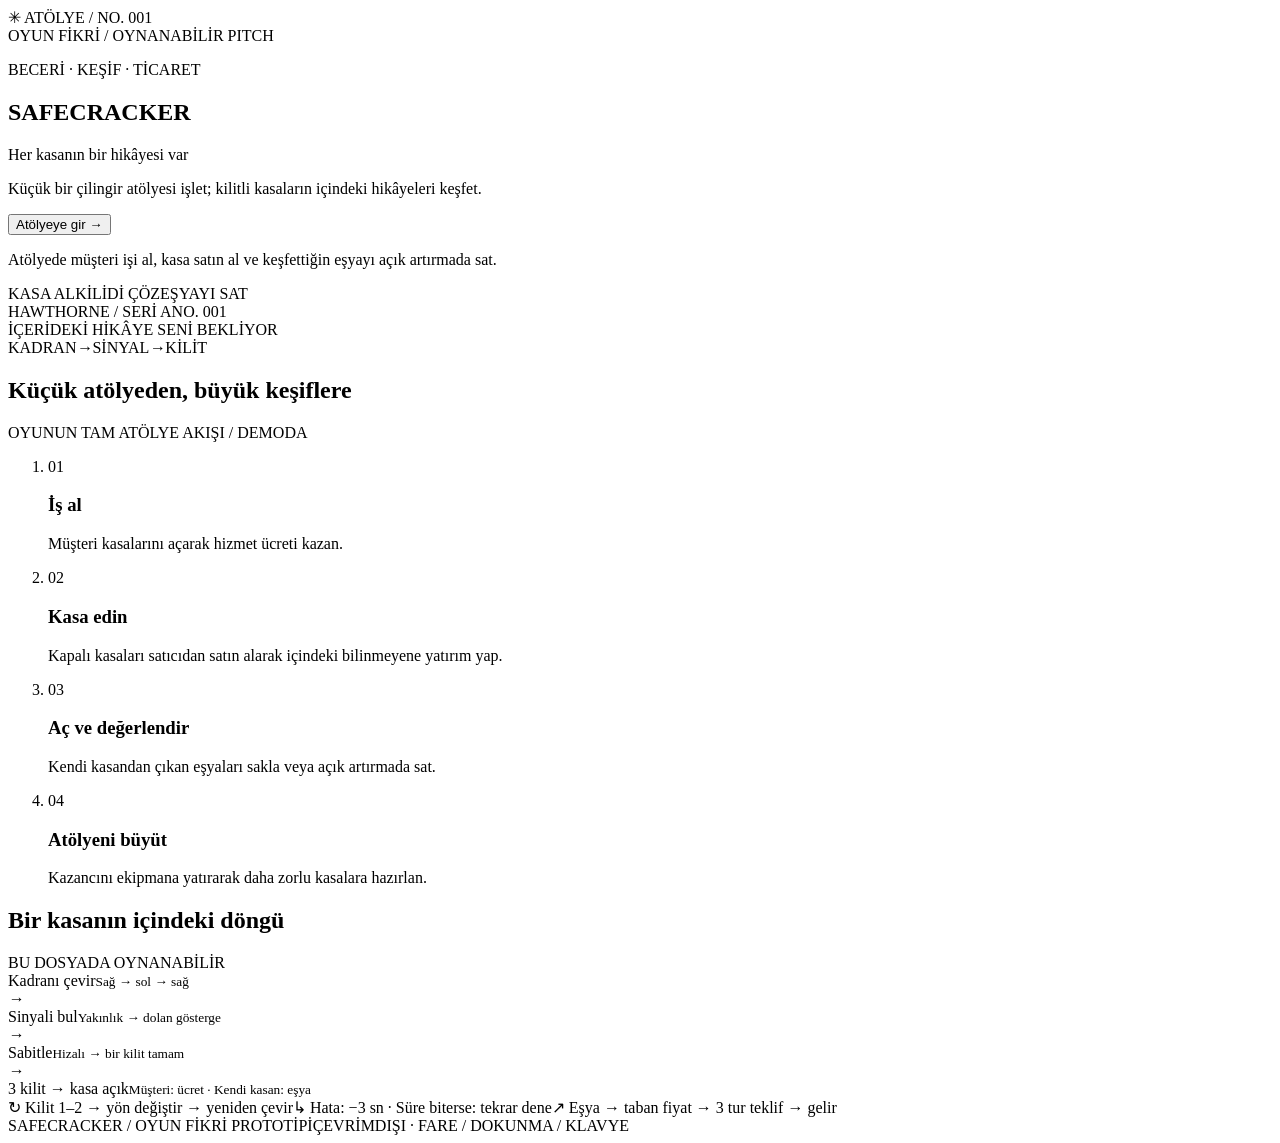
<file: pitch.template.html>
<!doctype html>
<html lang="tr">
<head>
  <meta charset="utf-8">
  <meta name="viewport" content="width=device-width, initial-scale=1">
  <meta name="theme-color" content="#0c171b">
  <meta name="description" content="SAFECRACKER — kısa oyun fikri ve çevrimdışı oynanabilir kasa açma demosu.">
  <title>SAFECRACKER — Oynanabilir Oyun Fikri</title>
  <link rel="icon" href="data:image/svg+xml,%3Csvg xmlns='http://www.w3.org/2000/svg' viewBox='0 0 32 32'%3E%3Cpath fill='%23111b20' d='M0 0h32v32H0z'/%3E%3Cpath fill='%23d8ad70' d='M6 5h20v22H6z'/%3E%3Ccircle cx='16' cy='16' r='7' fill='%235b3e30'/%3E%3C/svg%3E">
  <style>@font-face{font-family:Workshop;src:url([data-uri]* FONT */) format('truetype');font-display:swap}/* CSS */</style>
</head>
<body>
  <!-- Working brief: dark petrol / copper / parchment; original pixel art;
       front-facing locksmith workbench; customer fees fund sealed safes,
       discoveries and equipment. This slice includes jobs, buying, opening and selling.
       Demo reuses the original workshop UI and game rules. -->
  <div class="shell">
    <header class="topbar"><div class="brand"><span aria-hidden="true">✳</span> ATÖLYE / NO. 001</div><span class="edition" id="edition">OYUN FİKRİ / OYNANABİLİR PITCH</span></header>
    <main>
      <section class="hero" id="hero">
        <div id="intro">
          <p class="eyebrow">BECERİ · KEŞİF · TİCARET</p>
          <h1>SAFE<span>CRACKER</span></h1>
          <p class="tagline">Her kasanın bir hikâyesi var</p>
          <p class="lede">Küçük bir çilingir atölyesi işlet; kilitli kasaların içindeki hikâyeleri keşfet.</p>
          <button class="primary" id="play">Atölyeye gir <span aria-hidden="true">→</span></button>
          <p class="demo-scope">Atölyede müşteri işi al, kasa satın al ve keşfettiğin eşyayı açık artırmada sat.</p>
          <div class="facts"><span>KASA AL</span><span>KİLİDİ ÇÖZ</span><span>EŞYAYI SAT</span></div>
        </div>
        <div class="cabinet">
          <div class="cabinet-heading"><span>HAWTHORNE / SERİ A</span><span>NO. 001</span></div>
          <div class="scene" aria-label="Pixel-art atölyede bakır kasa">
            <div id="safe-wrap" aria-hidden="true"></div>
            <span class="scene-note">İÇERİDEKİ HİKÂYE SENİ BEKLİYOR</span>

          </div>
          <div class="menu-instrument" id="menu-instrument"><span>KADRAN</span><i>→</i><span>SİNYAL</span><i>→</i><span>KİLİT</span></div>
        </div>
      </section>
      <section class="journey" id="journey" aria-labelledby="journey-title">
        <div class="section-head"><h2 id="journey-title">Küçük atölyeden, büyük keşiflere</h2><span>OYUNUN TAM ATÖLYE AKIŞI / DEMODA</span></div>
        <ol class="journey-track" aria-label="Müşteri işi, kasa edinme, keşif ve atölye gelişimi">
          <li><span class="number">01</span><h3>İş al</h3><p>Müşteri kasalarını açarak hizmet ücreti kazan.</p></li>
          <li><span class="number">02</span><h3>Kasa edin</h3><p>Kapalı kasaları satıcıdan satın alarak içindeki bilinmeyene yatırım yap.</p></li>
          <li><span class="number">03</span><h3>Aç ve değerlendir</h3><p>Kendi kasandan çıkan eşyaları sakla veya açık artırmada sat.</p></li>
          <li><span class="number">04</span><h3>Atölyeni büyüt</h3><p>Kazancını ekipmana yatırarak daha zorlu kasalara hazırlan.</p></li>
        </ol>
      </section>
      <section class="loop" id="loop" aria-labelledby="loop-title">
        <div class="section-head"><h2 id="loop-title">Bir kasanın içindeki döngü</h2><span>BU DOSYADA OYNANABİLİR</span></div>
        <div class="loop-route" aria-label="Kadranı çevir, sinyali bul, sabitle; üç kilit tamamlanınca müşteri işinde ücret kazan veya kendi kasanın içeriğini koleksiyonuna ekle">
          <div class="node">Kadranı çevir<small>Sağ → sol → sağ</small></div><i class="arrow" aria-hidden="true">→</i>
          <div class="node">Sinyali bul<small>Yakınlık → dolan gösterge</small></div><i class="arrow" aria-hidden="true">→</i>
          <div class="node">Sabitle<small>Hizalı → bir kilit tamam</small></div><i class="arrow" aria-hidden="true">→</i>
          <div class="node reward">3 kilit → kasa açık<small>Müşteri: ücret · Kendi kasan: eşya</small></div>
        </div>
        <div class="loop-branches"><span>↻ Kilit 1–2 → yön değiştir → yeniden çevir</span><span>↳ Hata: −3 sn · Süre biterse: tekrar dene</span><span>↗ Eşya → taban fiyat → 3 tur teklif → gelir</span></div>
      </section>
    </main>
    <footer><span>SAFECRACKER / OYUN FİKRİ PROTOTİPİ</span><span>ÇEVRİMDIŞI · FARE / DOKUNMA / KLAVYE</span></footer>
    <noscript><p class="noscript">Oynanabilir demo için JavaScript gerekli.</p></noscript>
  </div>
  <script>/* ART */</script>
  <section id="player" class="player" hidden aria-label="Oynanabilir SAFECRACKER atölyesi">
    <div class="player-bar"><button id="return-pitch">← Pitch'e dön</button><span>SAFECRACKER / ATÖLYE</span><small>DEMO · BAŞLANGIÇ 100 $</small></div>
    <iframe id="workshop-frame" title="SAFECRACKER oynanabilir atölye" sandbox="allow-scripts" allow="autoplay"></iframe>
  </section>
  <script type="application/json" id="workshop-document">/* WORKSHOP */</script>
  <script>/* GAME */</script>
</body>
</html>
</file>
<file: style.css>
:root{color-scheme:dark;--bg:#161816;--panel:#20221f;--muted:#92948a;--text:#e9e6dc;--brass:#c4a46a;--line:#373a32;--green:#a9bf8d;--red:#da8b76;--mono:'SFMono-Regular',Consolas,'Liberation Mono',monospace;--serif:Georgia,'Times New Roman',serif}
*{box-sizing:border-box}body{margin:0;background:var(--bg);color:var(--text);font-family:Arial,Helvetica,sans-serif;font-size:14px}body::before{content:'';position:fixed;inset:0;pointer-events:none;opacity:.025;z-index:20;background-image:url("data:image/svg+xml,%3Csvg viewBox='0 0 180 180' xmlns='http://www.w3.org/2000/svg'%3E%3Cfilter id='n'%3E%3CfeTurbulence type='fractalNoise' baseFrequency='.8' numOctaves='3' stitchTiles='stitch'/%3E%3C/filter%3E%3Cpath fill='%23ffffff' filter='url(%23n)' opacity='.7' d='M0 0h180v180H0z'/%3E%3C/svg%3E")}button,a{-webkit-tap-highlight-color:transparent}button{font:inherit;cursor:pointer;color:inherit}button:disabled{cursor:not-allowed}button:focus-visible,a:focus-visible,[tabindex]:focus-visible{outline:2px solid var(--brass);outline-offset:5px}[hidden]{display:none!important}.app{max-width:1560px;margin:auto;padding:0 56px}.topbar{height:100px;display:flex;align-items:center;justify-content:space-between;border-bottom:1px solid var(--line)}.brand{color:var(--text);text-decoration:none;font-size:19px;font-weight:700;letter-spacing:3px;display:flex;align-items:center;gap:13px}.brand-icon{color:var(--brass);font-size:37px;line-height:1}.brand-sub{font:9px var(--mono);letter-spacing:2px;border-left:1px solid #4a4b40;padding:7px 0 7px 17px;margin-left:7px;color:var(--muted)}.account{display:flex;gap:32px;align-items:center}.account>div{display:flex;flex-direction:column;gap:8px}.eyebrow{font:9px var(--mono);letter-spacing:1.7px;line-height:1.6;margin:0}.brass{color:var(--brass)}.account strong{font:18px var(--mono)}.account small{font:9px var(--mono);color:var(--muted);margin-left:7px}.icon-button{width:35px;height:35px;border:1px solid var(--line);background:transparent;color:var(--brass);font-size:23px;border-radius:50%}.icon-button[aria-pressed=false]{color:#777}.page-heading{display:flex;align-items:center;justify-content:space-between;padding:38px 0 30px}.page-heading h1{font:normal 39px var(--serif);letter-spacing:-1.2px;margin:11px 0}.page-heading p:last-child{color:var(--muted);font-size:12px;margin-bottom:0}.shop-status{display:grid;grid-template-columns:8px 1fr;gap:9px;align-items:center;font:9px var(--mono);letter-spacing:1.3px}.status-dot{width:6px;height:6px;background:var(--green);border-radius:50%;box-shadow:0 0 10px #a9bf8d44}.shop-status small{grid-column:2;color:var(--muted);font-size:9px}.workbench{display:grid;grid-template-columns:minmax(0,1.65fr) minmax(330px,1fr);border:1px solid #414239;border-radius:5px;overflow:hidden;box-shadow:0 14px 44px #0002}.scene{position:relative;min-height:600px;background:radial-gradient(ellipse at 40% 10%,#55504444,transparent 65%),linear-gradient(115deg,#2c2c26,#1a1c19 80%);overflow:hidden;display:flex;align-items:center;justify-content:center;perspective:1400px}.scene-top{position:absolute;left:26px;right:26px;top:23px;display:flex;justify-content:space-between;font:8px var(--mono);letter-spacing:1.4px;color:#b5b1a0;z-index:3}.tiny-dot{display:inline-block;width:4px;height:4px;background:var(--brass);border-radius:50%;vertical-align:middle;margin:0 5px 2px 0}.ambient-light{position:absolute;width:380px;height:230px;top:-200px;left:20%;background:#e7c689;border-radius:50%;filter:blur(90px);opacity:.45}.wall-lines{position:absolute;inset:0;background:repeating-linear-gradient(0deg,transparent 0 116px,#0001 117px 118px);opacity:.6}.bench-surface{position:absolute;bottom:0;height:109px;left:0;right:0;background:linear-gradient(#47423566 0,#292820 5px,#262721 9px,#1e201c 100%);box-shadow:0 -2px 2px #1116}.bench-rule{position:absolute;bottom:64px;left:8%;right:8%;height:7px;transform:perspective(180px) rotateX(20deg);background:repeating-linear-gradient(90deg,#8e866633 0 1px,transparent 1px 14px)}.safe-wrap{position:relative;width:408px;height:427px;margin-top:15px;z-index:2;filter:drop-shadow(12px 24px 18px #0009);perspective:1500px}.safe-body{position:absolute;inset:0 0 17px;background:linear-gradient(120deg,#686b62,#3b3e38 30%,#252923 80%);border:2px solid #77796b;border-radius:14px;box-shadow:inset 3px 3px 5px #b4b5a255,inset -7px -4px 6px #090c07,6px 5px 0 #1b1f19,9px 6px 0 #474a40}.safe-interior{position:absolute;inset:14px;border:8px solid #171b16;border-radius:8px;background:radial-gradient(ellipse at 50% 55%,#72603a,#262b20 65%,#0d100d);overflow:hidden;box-shadow:inset 9px 5px 25px #000}.interior-label{position:absolute;top:40px;width:100%;text-align:center;font:8px var(--mono);letter-spacing:1.7px;color:#cdbb8a;opacity:0;transition:opacity 1s}.shelf{position:absolute;height:11px;bottom:80px;left:4px;right:4px;background:linear-gradient(#77705a,#2a2e25);box-shadow:0 12px 12px #0008}.interior-shadow{position:absolute;inset:0;box-shadow:inset 0 0 45px #0009;pointer-events:none}.safe-door{position:absolute;inset:12px;border:2px solid #73766a;border-radius:8px;background:repeating-linear-gradient(0deg,#ffffff02 0px 1px,transparent 1px 3px),radial-gradient(ellipse at 20% 0%,#7d8072 0%,#54594e 30%,#3b4137 65%,#343a30 100%);box-shadow:inset 2px 2px 2px #cac9b044,inset -3px -3px 3px #141b12,0 0 0 4px #151a14,0 0 0 6px #5c6152;transform-origin:0% 50%;transition:transform 1.9s cubic-bezier(.22,.75,.2,1),filter 1.9s;transform-style:preserve-3d;z-index:2}.door-inset{position:absolute;inset:12px;border:1px solid #8e938044;box-shadow:inset 1px 1px 2px #0005;border-radius:4px}.rivet{position:absolute;width:9px;height:9px;background:linear-gradient(130deg,#a0a28f,#464c3e);border-radius:50%;box-shadow:0 1px 2px #111}.rivet::after{content:'';position:absolute;left:2px;right:2px;top:4px;height:1px;background:#282d24;transform:rotate(-35deg)}.r1{top:20px;left:20px}.r2{top:20px;right:20px}.r3{bottom:20px;left:20px}.r4{bottom:20px;right:20px}.safe-plaque{position:absolute;top:25px;left:50%;transform:translateX(-50%);width:196px;text-align:center;padding:8px 4px 7px;border:1px solid #a38d5688;border-radius:2px;background:linear-gradient(110deg,#5f5940,#343c2c);color:#d4c18c;box-shadow:0 2px 4px #0005,inset 0 0 0 2px #272f2455}.safe-plaque>span{font:10px var(--serif);letter-spacing:2px}.safe-plaque small{display:block;font:5px var(--mono);letter-spacing:1.6px;margin-top:5px;color:#aa9e7a}.dial-assembly{position:absolute;left:50%;top:96px;width:246px;height:246px;transform:translateX(-50%)}.dial-bezel{position:absolute;inset:-8px;border-radius:50%;background:conic-gradient(from 30deg,#686b5f,#b4ad8c 8%,#494e42 20%,#20271e 40%,#a2a28b 55%,#404838 68%,#c4c1a6 85%,#686b5f);border:1px solid #191f16;box-shadow:0 6px 10px #0009,inset 0 0 0 4px #252b21,inset 0 0 0 5px #96977b,inset 0 0 0 7px #30382a}.dial-indicator{position:absolute;top:-10px;left:calc(50% - 5px);width:10px;height:14px;background:var(--brass);clip-path:polygon(0 0,100% 0,50% 100%);z-index:4;filter:drop-shadow(0 2px 2px #000)}.dial{position:absolute;inset:0;cursor:grab;touch-action:none;border-radius:50%;background:radial-gradient(circle,#888c78 0%,#4b5343 49%,#282e24 51%,#32392b 67%,#626a57 70%,#20281c 72%);box-shadow:0 0 0 1px #afb09955;will-change:transform;user-select:none}.dial:active{cursor:grabbing}.dial[aria-disabled=true]{cursor:default}.dial svg{width:100%;height:100%;position:absolute;inset:0}.dial-hub{position:absolute;inset:28%;border-radius:50%;background:conic-gradient(from 5deg,#a3a48a,#505b46,#8e967c,#c1bea0,#424f37,#a3a48a);box-shadow:0 5px 10px #000a,inset 0 0 0 2px #1c2617,inset 0 0 0 4px #b4b49688}.hub-ring{position:absolute;inset:8px;border:1px solid #293620;border-radius:50%;box-shadow:0 0 0 1px #bdc0a444}.dial-handle{position:absolute;left:8%;right:8%;height:26%;top:37%;border-radius:9px;background:linear-gradient(#adb69a,#707d5f 25%,#37492b 55%,#354529 80%,#1e2e16);box-shadow:0 5px 5px #0009,inset 0 1px 2px #e4e3bd88;transform:rotate(-35deg);border:1px solid #899675}.dial-handle span{position:absolute;inset:4px 7px;background:repeating-linear-gradient(90deg,transparent 0 3px,#18230f44 3px 4px);border-radius:2px}.hub-cap{position:absolute;inset:41%;border-radius:50%;background:linear-gradient(130deg,#a1ac90,#46563a);box-shadow:0 1px 2px #0008}.safe-bottom{position:absolute;bottom:20px;left:48px;right:48px;display:flex;align-items:center;justify-content:space-between;font:6px var(--mono);letter-spacing:1.4px;color:#b4b49c88}.door-keyhole{width:15px;height:20px;border-radius:50%;background:linear-gradient(120deg,#99997c,#454f39);box-shadow:0 1px 2px #0009;position:relative}.door-keyhole:after{content:'';position:absolute;inset:6px 6px 5px;background:#182013;border-radius:50% 50% 0 0}.hinge{position:absolute;left:-8px;width:14px;height:60px;border-radius:5px;background:linear-gradient(90deg,#363e30,#939782 45%,#3a4332);box-shadow:2px 2px 5px #0009;z-index:3;border:1px solid #3c4533}.h1{top:65px}.h2{bottom:53px}.hinge:after{content:'';position:absolute;top:48%;width:100%;height:3px;background:#2a3322;border-bottom:1px solid #9ea18788}.bolts{position:absolute;right:-17px;top:85px;bottom:50px;width:17px;display:flex;flex-direction:column;justify-content:space-between;z-index:-1}.bolts i{width:17px;height:21px;background:linear-gradient(#bcbba7,#5e6853,#a3a98e);border-radius:0 4px 4px 0;box-shadow:2px 3px 3px #0008;transition:transform .5s}.safe-foot{position:absolute;bottom:0;width:65px;height:21px;background:linear-gradient(90deg,#464e3d,#252c21);border-radius:0 0 4px 4px;z-index:-1}.foot-left{left:33px}.foot-right{right:28px}.scene-bottom{position:absolute;bottom:24px;left:26px;right:26px;display:flex;justify-content:space-between;gap:12px;font:8px var(--mono);letter-spacing:1px;color:#b9b5a3;z-index:3}.scene-note{color:#8c8d7d;font:italic 10px var(--serif);letter-spacing:0}.opening-caption{position:absolute;bottom:66px;left:0;right:0;text-align:center;color:#ddc58f;font:italic 21px var(--serif);z-index:5;text-shadow:0 2px 8px #000}.scene.retracting .bolts i{transform:translateX(-18px)}.scene.open .safe-door{transform:rotateY(-106deg);filter:brightness(.68)}.scene.open .interior-label{opacity:1}.scene.open .loot-art{opacity:1;transform:translateY(0) scale(1)}.scene.unlock-shake .safe-wrap{animation:clunk .32s}.scene.failed .safe-wrap{animation:shake .3s}.control-panel{padding:27px 30px 24px;background:linear-gradient(115deg,#262922,#20231e);border-left:1px solid #45483d}.panel-heading{display:flex;align-items:center;justify-content:space-between;min-height:20px}.small-tag{font:8px var(--mono);color:#a3a595;border:1px solid #484c3e;padding:4px 6px;border-radius:2px}.control-panel h2{font:normal 26px var(--serif);letter-spacing:-.7px;margin:15px 0 9px}.panel-intro{color:#a5a799;font-size:11px;line-height:1.6;margin:0 0 24px}.contracts{display:grid;gap:10px}.contract{width:100%;text-align:left;padding:15px 16px;background:#1b1f19;border:1px solid #3c4233;border-radius:3px;position:relative;transition:background .2s,border-color .2s}.contract:hover{background:#2c3025;border-color:#747356}.contract.selected{border-color:#b9a16b;background:linear-gradient(100deg,#37392b,#292e22);box-shadow:inset 3px 0 #c5aa71}.contract-top{display:flex;justify-content:space-between;align-items:center;margin-bottom:9px;font:8px var(--mono);letter-spacing:1.3px;color:#9f9f8c}.contract-top b{font-size:15px;font-weight:400;letter-spacing:0;color:var(--brass)}.contract-title{display:flex;align-items:center;justify-content:space-between;font:normal 17px var(--serif)}.selection-dot{height:12px;width:12px;border:1px solid #686e59;border-radius:50%;padding:3px}.selected .selection-dot{border-color:var(--brass);background:var(--brass);box-shadow:inset 0 0 0 3px #2e3326}.contract-client{display:flex;justify-content:space-between;color:#999d8c;font-size:10px;margin-top:9px}.contract-client small{font:8px var(--mono);color:#b8bc9d}.contract-note{display:flex;gap:10px;align-items:flex-start;padding:17px 1px 14px;color:#b1a17c}.contract-note p{margin:0;font-size:10px;color:#a7a996;line-height:1.7}.primary{border:1px solid #dbc28d;background:linear-gradient(110deg,#ceaf75,#baa16e);color:#24281d;font:700 10px var(--mono);letter-spacing:1.5px;padding:17px 18px;border-radius:2px;box-shadow:inset 0 1px #ead9aa77,0 3px 9px #0002;transition:filter .2s,transform .15s;display:flex;align-items:center;justify-content:space-between;min-height:46px}.primary:hover{filter:brightness(1.13)}.primary:active{transform:translateY(1px)}.primary span{font-size:19px;line-height:10px}.primary:disabled{filter:grayscale(.7);opacity:.45}.wide{width:100%}.under-button{text-align:center;font-size:9px;color:#8c917f;margin:12px 0 0}.equipment{padding:31px 0 24px}.equipment-heading{display:flex;justify-content:space-between;align-items:flex-end;margin-bottom:20px}.equipment h2{font:normal 25px var(--serif);margin:7px 0 0}.equipment-note{font:italic 12px var(--serif);color:#8f9484}.upgrade-grid{display:grid;grid-template-columns:repeat(3,1fr);gap:16px}.upgrade{display:grid;grid-template-columns:41px 1fr auto;gap:12px;align-items:center;padding:19px 17px;border:1px solid #383e31;border-radius:3px;background:#1e221b}.upgrade-icon{width:36px;height:36px;display:grid;place-items:center;border:1px solid #65664b;border-radius:50%;color:var(--brass);font-size:24px}.upgrade h3{font:normal 15px var(--serif);margin:0 0 7px}.upgrade p{font-size:9px;line-height:1.5;color:#929a86;margin:0}.buy-upgrade{background:transparent;border:1px solid #575c46;padding:9px 10px;font:10px var(--mono);color:var(--brass);border-radius:2px;min-height:34px}.buy-upgrade:disabled{color:#7b826e;border-color:#3b422f}.buy-upgrade.owned{color:var(--green);border:none;padding:0}footer{display:flex;justify-content:space-between;align-items:center;border-top:1px solid var(--line);padding:24px 0 28px;color:#717b67;font:7px var(--mono);letter-spacing:1px;gap:15px}footer i{font-style:normal;padding:0 11px;color:#b8a16e}footer>div{display:flex;gap:21px;align-items:center}.text-button{background:transparent;border:0;color:#a1a790;font:8px var(--mono);letter-spacing:1px;padding:6px 0}.text-button:hover{color:var(--brass)}.timer-row{display:flex;align-items:center;justify-content:space-between;margin:17px 0 22px}.timer-row>div{display:grid;gap:5px}.timer-row .eyebrow{color:#989f8b}.timer-row strong{font:39px var(--mono);letter-spacing:-2px}.timer-row strong.urgent{color:var(--red);animation:pulse 1s infinite}.payment{color:var(--brass);font:24px var(--serif);text-align:right}.payment span{display:block;color:#8d9781;font:7px var(--mono);letter-spacing:1px;margin-top:6px}.tumblers{display:flex;border-top:1px solid #424b37;border-bottom:1px solid #424b37;padding:16px 0;gap:10px}.tumblers>div{flex:1;display:flex;align-items:center;gap:8px;color:#707b61;font:19px var(--mono)}.tumblers>div+div{border-left:1px solid #3f4934;padding-left:13px}.tumblers small{font:7px var(--mono);letter-spacing:.5px}.tumblers .active{color:var(--brass)}.tumblers .done{color:var(--green)}.direction{display:flex;align-items:center;gap:11px;margin:23px 0}.direction>span{font-size:37px;line-height:1;color:var(--brass)}.direction>div{display:grid;gap:5px}.direction .eyebrow{font-size:7px;color:#929e81}.direction strong{font:11px var(--mono);letter-spacing:1px}.direction .position{margin-left:auto;text-align:right}.position strong{font-size:24px;color:var(--brass);letter-spacing:-1px}.signal-heading{display:flex;justify-content:space-between;align-items:center}.signal-heading .eyebrow{font-size:8px}.signal-heading>span:last-child{font:7px var(--mono);color:var(--brass)}.signal-bars{display:flex;gap:4px;height:24px;align-items:flex-end;margin-top:12px}.signal-bars i{display:block;flex:1;background:#3f4933;height:100%;border-radius:1px;transition:background .1s,box-shadow .1s}.signal-bars i.on{background:#bfa46b;box-shadow:0 0 7px #c4a46a22}.signal-bars.sweet i.on{background:#b1c48b;box-shadow:0 0 8px #b1c48b33}.feedback{font-size:11px;color:#b5bcaa;line-height:1.65;min-height:37px;margin:13px 0 16px}.feedback.error{color:var(--red)}.feedback.good{color:var(--green)}.fine-controls{display:flex;align-items:center;justify-content:space-between;margin:16px 0 4px;gap:6px}.fine-controls>span{text-align:center;font:7px var(--mono);letter-spacing:.5px;color:#a8b09a}.fine-controls small{display:block;font:8px Arial;margin-top:7px;color:#87947a;letter-spacing:0}.fine-controls button{width:33px;height:33px;border:1px solid #4e5b3e;background:#242d1e;color:var(--brass);border-radius:2px;touch-action:none;font-size:18px}.return-button{display:block;margin:15px auto 0;text-align:center;padding:9px 6px}.result-mark{border:1px solid #7e9565;color:var(--green);height:45px;width:45px;display:grid;place-items:center;border-radius:50%;font-size:23px;margin:27px 0 21px}.result-stats{display:grid;gap:16px;border-block:1px solid #45503a;padding:20px 0;margin:22px 0}.result-stats>div{display:flex;justify-content:space-between;align-items:center}.result-stats span{font:8px var(--mono);letter-spacing:1px;color:#9da88f}.result-stats strong{font:12px var(--mono)}.found-item{padding:13px;border:1px solid #5c6248;background:#343b29;font:italic 15px var(--serif);color:#c9bf98}.total-reward{display:flex;justify-content:space-between;align-items:center;color:var(--brass)}.total-reward>span{font:8px var(--mono);letter-spacing:1px}.total-reward strong{font:32px var(--serif)}.rep-earned{color:var(--green);font:8px var(--mono);margin:9px 0 24px;text-align:right}.loot-art{position:absolute;left:50%;top:48%;width:210px;height:120px;transform:translate(-50%,10px) scale(.85)!important;margin-left:-105px;opacity:0;transition:opacity 1s .6s,transform 1.2s .6s}.scene.open .loot-art{transform:translateY(0) scale(1)!important}.loot-art svg{width:100%;height:100%;filter:drop-shadow(0 7px 6px #0008)}.overlay{position:fixed;inset:0;background:#080d09b8;backdrop-filter:blur(8px);z-index:30;display:grid;place-items:center;padding:24px}.modal{max-width:410px;width:100%;background:linear-gradient(130deg,#30382a,#1c2418);border:1px solid #707856;padding:36px;box-shadow:0 24px 90px #0008}.modal h2{font:normal 30px var(--serif);margin:15px 0}.modal>p:not(.eyebrow){color:#b0baa3;font-size:12px;line-height:1.8;margin-bottom:26px}.toast{position:fixed;bottom:30px;left:50%;transform:translate(-50%,20px);background:#d0bb8b;color:#20291a;padding:14px 24px;font-size:12px;z-index:40;opacity:0;pointer-events:none;transition:.25s;max-width:90%;box-shadow:0 5px 30px #0005}.toast.visible{opacity:1;transform:translate(-50%,0)}.dial-assembly.resonating{animation:resonate .11s infinite}.control-panel>section{animation:appear .35s ease-out}@keyframes resonate{0%,100%{translate:0 0}50%{translate:.5px -.4px}}@keyframes shake{0%,100%{translate:0 0}25%{translate:-5px 0}75%{translate:5px 0}}@keyframes clunk{30%{translate:0 4px}65%{translate:0 -2px}}@keyframes pulse{50%{opacity:.55}}@keyframes appear{from{opacity:0;transform:translateY(5px)}to{opacity:1;transform:translateY(0)}}
@media(min-width:1450px){.scene{min-height:640px}.safe-wrap{transform:scale(1.1)}}
@media(max-width:1100px){.app{padding:0 30px}.brand-sub{display:none}.control-panel{padding:25px 23px}.safe-wrap{transform:scale(.87)}.scene{min-height:600px}.scene-note{display:none}.upgrade{grid-template-columns:32px 1fr;gap:11px}.upgrade-icon{width:30px;height:30px;font-size:20px}.buy-upgrade{grid-column:2;justify-self:start}.workbench{grid-template-columns:minmax(0,1.3fr) minmax(315px,1fr)}}
@media(max-width:760px){.app{padding:0 18px}.topbar{height:82px}.brand{font-size:14px;letter-spacing:2px;gap:7px}.brand-icon{font-size:28px}.account{gap:16px}.account .eyebrow{font-size:6px;letter-spacing:.7px}.account strong{font-size:15px}.account small{display:none}.icon-button{width:30px;height:30px;font-size:19px}.page-heading{padding:27px 0 24px}.page-heading h1{font-size:31px}.shop-status{display:none}.workbench{grid-template-columns:1fr}.scene{min-height:460px}.safe-wrap{transform:scale(.83);margin-top:14px}.scene-top{left:18px;right:18px;font-size:7px}.scene-bottom{left:18px;right:18px;bottom:18px;font-size:7px}.bench-surface{height:76px}.bench-rule{bottom:40px}.control-panel{border-left:0;border-top:1px solid #45483d;padding:25px}.control-panel h2{font-size:28px}.contracts{gap:9px}.contract{padding:15px}.upgrade-grid{grid-template-columns:1fr}.upgrade{grid-template-columns:38px 1fr auto}.buy-upgrade{grid-column:auto;justify-self:auto}.equipment-note{display:none}footer{align-items:flex-start;line-height:1.8;flex-direction:column}footer>div{width:100%;justify-content:space-between}.opening-caption{bottom:42px;font-size:19px}body.playing .page-heading{padding:18px 0}body.playing .page-heading h1{font-size:27px;margin:5px 0}body.playing #subhead{display:none}body.playing .scene{min-height:360px}body.playing .safe-wrap{transform:scale(.66);margin-top:15px}body.playing .scene-top{top:15px}body.playing .scene-bottom{bottom:12px}body.playing .control-panel{padding:19px 23px}body.playing .control-panel h2{font-size:24px;margin:7px 0}body.playing #game-panel>.panel-intro{margin-bottom:12px}body.playing .timer-row{margin:12px 0}body.playing .timer-row strong{font-size:31px}body.playing .tumblers{padding:12px 0}body.playing .direction{margin:16px 0}body.playing .feedback{min-height:32px;margin:10px 0}body.playing .bench-surface{height:55px}body.playing .bench-rule{bottom:30px}}
@media(max-width:380px){.app{padding:0 11px}.brand{font-size:12px;letter-spacing:1px}.account{gap:11px}.safe-wrap{transform:scale(.72)}.scene{min-height:420px}.page-heading h1{font-size:28px}.equipment .eyebrow{font-size:8px}.control-panel{padding:20px}}
@media(prefers-reduced-motion:reduce){*,*::before,*::after{animation-duration:.001ms!important;transition-duration:.001ms!important}.dial-assembly.resonating{animation:none}}
/* Keep the dial and its live feedback together on phone-sized screens. */
@media(max-width:760px){body.playing .topbar{height:62px}body.playing .page-heading{display:none}body.playing .workbench{margin-top:12px}body.playing .scene{min-height:285px}body.playing .safe-wrap{transform:scale(.59);margin-top:12px}body.playing .scene-top{top:12px;font-size:6px}body.playing .scene-bottom{bottom:10px;font-size:6px}body.playing .control-panel{padding:14px 20px}body.playing #game-panel{display:grid;grid-template-columns:minmax(0,1fr) 76px;column-gap:10px}#game-panel>.panel-heading{grid-column:1/-1}body.playing #game-panel h2{grid-column:1;grid-row:2;font-size:20px;margin:7px 0 4px}body.playing #game-panel>.panel-intro{grid-column:1;grid-row:3;font-size:9px;margin:0 0 10px}body.playing .timer-row{grid-column:2;grid-row:2/4;align-self:center;margin:0;text-align:right}body.playing .timer-row .eyebrow{font-size:6px;letter-spacing:.5px}body.playing .timer-row strong{font-size:23px;letter-spacing:-1px}body.playing .timer-row .payment{display:none}body.playing .tumblers{grid-column:1/-1;padding:10px 0}body.playing .direction{grid-column:1/-1;margin:10px 0}body.playing .direction>span{font-size:29px}body.playing .signal-heading,body.playing .signal-bars,body.playing .feedback,body.playing #set-tumbler,body.playing .fine-controls,body.playing .return-button{grid-column:1/-1}body.playing .signal-bars{height:17px;margin-top:7px}body.playing .feedback{font-size:10px;min-height:30px;margin:8px 0}body.playing .fine-controls{margin:10px 0 0}body.playing .return-button{margin:6px auto 0;padding:7px 4px}body.playing .opening-caption{font-size:15px;bottom:26px}body.playing .bench-surface{height:34px}body.playing .bench-rule{display:none}}
@media(max-width:760px){body.playing .scene{height:285px}body.playing .safe-wrap{position:absolute;flex-shrink:0}}

/* ── THE PIXEL WORKSHOP ──────────────────────────────────────────────
   Original local bitmap font, low-resolution canvas art, hard metal
   bevels, parchment, and a restrained copper/teal palette. */
@font-face {
  font-family: 'Workshop Pixel';
  src: url('assets/workshop-pixel.ttf') format('truetype');
  font-display: swap;
  font-weight: 400 900;
}
:root {
  --bg: #0d1418;
  --panel: #1c252a;
  --text: #e5d1a5;
  --muted: #a39880;
  --brass: #dfad69;
  --line: #41484a;
  --green: #bbca84;
  --red: #ed9670;
  --serif: 'Workshop Pixel', monospace;
  --mono: 'Courier New', monospace;
  --pixel: 'Workshop Pixel', monospace;
}
body {
  background: repeating-linear-gradient(0deg, transparent 0 47px, #050a0d88 48px 51px),
    repeating-linear-gradient(90deg, #111b20 0 90px, #0d161b 90px 94px, #152025 94px 180px);
  font-family: var(--mono);
}
body::before {
  opacity: .09;
  background-image: repeating-conic-gradient(#655749 0% 25%, transparent 0% 50%);
  background-size: 4px 4px;
  z-index: 0;
}
.app { position:relative; max-width:1400px; padding:16px 34px 0; }
.topbar {
  height:84px;
  padding:0 23px;
  background:linear-gradient(#313a3d 0 5px, #1c262c 5px calc(100% - 6px), #10171e calc(100% - 6px));
  border:3px solid #080f15;
  outline:2px solid #4f5351;
  box-shadow: inset 4px 0 #40484a, inset -4px 0 #10171c, 5px 6px #060b10;
  position:relative;
}
.topbar::before,.topbar::after {
  content:'';position:absolute;width:5px;height:5px;top:8px;left:8px;
  background:#ad9270;box-shadow:1px 1px #070f15,0 54px #655e50;
}
.topbar::after {left:auto;right:8px;}
.brand {font:22px var(--pixel);letter-spacing:1px;color:#e4c78e;text-shadow:2px 2px #080f16;gap:14px;}
.brand-icon {font:36px var(--pixel);color:#dfa75b;text-shadow:2px 2px #6c4932;}
.brand-sub {font:9px var(--mono);color:#a09a86;border-left-color:#665e4f;letter-spacing:1px;}
.account {gap:14px;}
.account>div {padding:9px 14px 8px 38px;position:relative;border:3px solid #0b1219;background:#141c22;box-shadow:inset 2px 2px #39434a,1px 1px #5b5950;min-width:140px;gap:7px;}
.account>div::before {content:'';position:absolute;left:10px;top:19px;width:15px;height:15px;background:#e4ad55;border:3px solid #9c6635;box-shadow:-2px 2px #5c3e2a,2px -2px #f2ce86,inset 3px 3px #f4d58a;}
.account>div:nth-child(2)::before {background:#a9564c;border-color:#783b39;box-shadow:-2px 2px #492c30,2px -2px #e3947b,inset 3px 3px #d77a62;}
.account strong {font:20px var(--pixel);color:#e0c394;}
.account small {font:7px var(--mono);}
.account .eyebrow {font-size:8px;letter-spacing:1px;}
.icon-button {border-radius:0;border:3px solid #0b1218;background:#3f302b;color:#e9bc7d;box-shadow:inset 2px 2px #856346,inset -2px -2px #221f20,1px 1px #676257;width:39px;height:39px;}
.page-heading {padding:30px 0 25px;}
.eyebrow {font-size:9px;letter-spacing:1.5px;}
.page-heading h1 {font:30px/1.3 var(--pixel);letter-spacing:0;margin:10px 0;color:#f0d6a1;text-shadow:3px 3px #050c10;}
.page-heading p:last-child {font:11px/1.6 var(--mono);color:#9c9986;}
.shop-status {border-left:3px solid #625e49;padding:8px 14px;font-size:9px;background:#172023;}
.status-dot,.tiny-dot {border-radius:0;box-shadow:2px 2px #354133;}
.workbench {grid-template-columns:minmax(0,1.65fr) minmax(360px,1fr);border:4px solid #080e14;outline:2px solid #4a5355;border-radius:0;box-shadow:7px 8px #060c10,inset 3px 3px #5d6460;}
.scene {min-height:646px;background:#111c20;border:4px solid #303e42;box-shadow:inset 2px 2px #5b655f,inset -2px -2px #080f14;}
.pixel-scene {position:absolute;inset:0;width:100%;height:100%;image-rendering:pixelated;image-rendering:crisp-edges;pointer-events:none;z-index:1;}
.safe-wrap {opacity:0;filter:none;transform:scale(1.1);}
.scene>.ambient-light,.scene>.wall-lines,.scene>.bench-surface,.scene>.bench-rule {display:none;}
.scene-top {top:18px;left:18px;right:18px;padding:8px 9px;color:#c7af80;border:2px solid #4b514c;background:#142026;box-shadow:2px 2px #080f13;font-size:8px;letter-spacing:1px;}
.scene-bottom {left:18px;right:18px;bottom:17px;color:#cfb685;font-size:8px;text-shadow:1px 1px #0a1317;}
.scene-note {font:9px var(--mono);color:#bba27b;background:#182021cc;padding:4px 6px;}
.opening-caption {font:16px/1.5 var(--pixel);color:#ffe1a1;text-shadow:2px 2px #4b2e20;bottom:62px;}
.control-panel {
  padding:27px 25px;
  border-left:5px solid #080f16;
  background:repeating-linear-gradient(0deg,transparent 0 3px,#ffffff02 3px 4px),#1b252b;
  box-shadow:inset 3px 0 #4a5556,inset -3px 0 #10191e;
  position:relative;
}
.control-panel::before,.control-panel::after {content:'';position:absolute;width:5px;height:5px;background:#6b6a5b;box-shadow:1px 1px #080f14;top:10px;left:10px;}
.control-panel::after {left:auto;right:10px;}
.small-tag {border:2px solid #50584f;border-radius:0;background:#131d21;color:#b5b49a;padding:5px;font:8px var(--mono);}
.control-panel h2 {font:23px/1.35 var(--pixel);letter-spacing:0;color:#e8cea0;margin:17px 0 9px;text-shadow:2px 2px #0b141a;}
.panel-intro {font:11px/1.7 var(--mono);color:#b0a895;margin-bottom:24px;}
.contracts {gap:12px;}
.contract {
  border:0;border-radius:0;padding:15px 16px 16px 20px;
  color:#30261f;
  background:repeating-linear-gradient(0deg,transparent 0 3px,#3f2c1d08 3px 4px),#ad9066;
  box-shadow:inset 4px 0 #786044,inset -5px 0 #796246,inset 0 4px #d0b07a,inset 0 -4px #6d543e,3px 4px #0c151b;
  clip-path:polygon(0 5px,5px 5px,5px 0,calc(100% - 8px) 0,calc(100% - 8px) 4px,100% 4px,100% calc(100% - 5px),calc(100% - 5px) calc(100% - 5px),calc(100% - 5px) 100%,3px 100%,3px calc(100% - 8px),0 calc(100% - 8px));
}
.contract::after {content:'';position:absolute;top:10px;left:9px;width:2px;height:calc(100% - 20px);background:#654a3270;}
.contract:hover {background-color:#d1ae76;border:0;}
.contract.selected {background:repeating-linear-gradient(0deg,transparent 0 3px,#3f2c1d08 3px 4px),#d1ad77;border:0;box-shadow:inset 5px 0 #a7653c,inset -5px 0 #8c6949,inset 0 4px #edcd91,inset 0 -4px #896346,3px 4px #0c151b;}
.contract-top {color:#634b36;font:8px var(--mono);letter-spacing:1px;margin-bottom:10px;border-bottom:1px solid #74553966;padding-bottom:7px;}
.contract-top b {color:#583822;font:18px var(--pixel);}
.contract-title {font:19px/1.2 var(--pixel);color:#342a23;text-shadow:1px 1px #e5c38e55;}
.contract-client {font:10px var(--mono);color:#604a35;gap:7px;}
.contract-client small {font-size:8px;color:#5b4632;}
.selection-dot {border-radius:0;border:2px solid #76553a;width:13px;height:13px;flex-shrink:0;margin-left:10px;}
.selected .selection-dot {background:#9c4e32;border:2px solid #773f2d;box-shadow:inset 2px 2px #e19a60;}
.contract-note {color:#d6ad72;padding:18px 0 15px;}
.contract-note p {color:#b3aa92;font:10px/1.65 var(--mono);}
.primary {
  font:16px var(--pixel);letter-spacing:1px;color:#ffe0a0;text-shadow:2px 2px #743b2c;
  border:3px solid #171a20;border-radius:0;outline:2px solid #786451;
  background:linear-gradient(#d68753 0 4px,#b85e3e 4px calc(100% - 5px),#713d30 calc(100% - 5px));
  box-shadow:inset 4px 0 #d48352,inset -4px 0 #8b4835,4px 5px #0b1219;
  min-height:54px;padding:15px 18px;
}
.primary:hover {filter:brightness(1.12);}
.primary:active {transform:translate(2px,2px);box-shadow:inset 3px 3px #733d2d,2px 3px #0b1219;}
.primary span {font:20px var(--mono);}
.under-button {font:9px/1.5 var(--mono);color:#8f9488;margin-top:15px;}
.equipment {padding:32px 0 27px;}
.equipment h2 {font:24px var(--pixel);color:#e1c28e;margin-top:11px;}
.equipment-note {font:10px var(--mono);color:#9e9e89;}
.upgrade-grid {gap:18px;}
.upgrade {background:#1b262c;border:3px solid #080f16;border-radius:0;outline:1px solid #4b5556;box-shadow:inset 2px 2px #3f4b4f,inset -2px -2px #11191f,4px 4px #080e13;padding:19px 14px;grid-template-columns:43px 1fr auto;gap:11px;}
.upgrade-icon {width:39px;height:42px;border:3px solid #171c22;border-radius:0;color:#e0b573;background:#6a4a34;box-shadow:inset 2px 2px #9c7548,inset -2px -2px #352c27,1px 1px #5e6055;font-size:25px;}
.upgrade h3 {font:16px/1.25 var(--pixel);color:#d9bf91;}
.upgrade p {font:9px/1.55 var(--mono);color:#a3a590;}
.buy-upgrade {border:2px solid #66533d;border-radius:0;background:#372b25;color:#ebc68a;font:14px var(--pixel);box-shadow:inset 1px 1px #97734d,2px 2px #0b1218;}
.buy-upgrade:disabled {color:#aa9c80;background:#22292a;border-color:#424b45;box-shadow:none;}
.buy-upgrade.owned {font:11px var(--pixel);color:#bfce92;background:transparent;}
.text-button {font:9px var(--mono);color:#c2b28d;letter-spacing:.5px;}
.timer-row strong {font:40px var(--pixel);letter-spacing:1px;color:#ecc58a;text-shadow:2px 2px #4f3527;}
.timer-row>div {background:#0e191e;border:3px solid #3a4548;padding:12px;box-shadow:inset 2px 2px #050d12;}
.timer-row .eyebrow {color:#a7a68a;font-size:8px;}
.payment {font:24px var(--pixel);}
.payment span {font-size:8px;color:#a7a68a;}
.tumblers {border:3px solid #11191f;background:#263238;box-shadow:inset 2px 2px #434d4e;padding:13px 9px;gap:8px;}
.tumblers>div {font:20px var(--pixel);color:#8e9383;}
.tumblers small {font:8px var(--mono);}
.tumblers>div+div {border-left:2px solid #111b20;padding-left:10px;}
.tumblers .active {color:#e3b472;}.tumblers .done {color:#c0d08f;}
.direction {margin:20px 0;}
.direction>span {color:#e4b06b;}
.direction strong {font:13px var(--pixel);letter-spacing:0;}
.direction .eyebrow {font-size:8px;color:#ada78d;}
.position strong {font:28px var(--pixel);}
.signal-heading .eyebrow {font-size:8px;}
.signal-heading>span:last-child {font:8px var(--mono);}
.signal-bars {height:31px;border:3px solid #0d151b;outline:1px solid #5a5c50;background:#1d1b1b;padding:3px;gap:3px;box-shadow:inset 2px 2px #080e12;}
.signal-bars i {height:100%!important;border-radius:0;background:#382c25;}
.signal-bars i.on {background:linear-gradient(90deg,#d3a15b 0 25%,#ffe6a2 25% 65%,#eac37b 65%);box-shadow:none;}
.signal-bars.sweet i.on {background:linear-gradient(90deg,#8d9c68 0 25%,#d5e9a0 25% 65%,#b9ce85 65%);box-shadow:none;}
.feedback {font:11px/1.7 var(--mono);color:#cbc0a4;}
.fine-controls>span {font:8px var(--mono);color:#a5aa95;}
.fine-controls small {font:9px var(--mono);color:#939b8e;}
.fine-controls button {border:2px solid #10181f;border-radius:0;box-shadow:inset 2px 2px #6f624e,inset -2px -2px #221e1b,1px 1px #555d53;background:#45372b;width:37px;height:37px;color:#ebc17b;}
.result-mark {border-radius:0;background:#27352e;border:3px solid #10191e;box-shadow:inset 2px 2px #5e7254,2px 2px #4b5144;color:#c4d58e;}
.found-item {border:3px solid #7a6141;border-radius:0;box-shadow:inset 2px 2px #ddbc84;background:#b69665;color:#342b22;font:13px/1.5 var(--pixel);}
.result-stats {border-color:#4a534c;}.result-stats strong {color:#d9c59b;}
.total-reward strong {font:32px var(--pixel);}.rep-earned {font:8px/1.7 var(--mono);}
.modal {border:4px solid #111920;outline:2px solid #626351;background:#253036;box-shadow:inset 3px 3px #4b5655,8px 8px #050b10;}
.modal h2 {font:27px/1.3 var(--pixel);color:#eed09b;}.modal>p:not(.eyebrow){font-family:var(--mono);color:#c2b69a;}
.overlay {backdrop-filter:none;background:#050b12d9;}
.toast {border:3px solid #4f3c2a;background:#d7b77c;color:#33291e;box-shadow:4px 4px #090f15;font:11px var(--mono);}
footer {border-top:2px solid #394449;color:#919681;font-size:8px;padding:24px 0;}
footer .text-button {font-size:8px;}
@media(min-width:1450px) {.scene{min-height:680px}.safe-wrap{transform:scale(1.2);}}
@media(max-width:1100px) {
  .app{padding:14px 23px 0}.brand{font-size:19px}.account>div{min-width:120px;padding-right:10px}.account small{display:none}
  .workbench{grid-template-columns:minmax(0,1.3fr) minmax(330px,1fr)}.safe-wrap{transform:scale(.93)}
  .control-panel{padding:26px 21px}.contract-title{font-size:18px}.upgrade{grid-template-columns:37px 1fr}.buy-upgrade{grid-column:2;justify-self:start}
}
@media(max-width:760px) {
  .app{padding:10px 13px 0}.topbar{height:70px;padding:0 10px}.topbar::before,.topbar::after{display:none}
  .brand{font-size:16px;gap:6px;letter-spacing:0}.brand-icon{font-size:24px}.account{gap:8px}.account>div{min-width:0;padding:7px 8px;border-width:2px;gap:5px}.account>div::before{display:none}.account .eyebrow{font-size:5px;letter-spacing:.3px}.account strong{font-size:16px}.icon-button{width:28px;height:31px;font-size:18px;border-width:2px}
  .page-heading{padding:25px 0 20px}.page-heading h1{font-size:25px;line-height:1.35;letter-spacing:0}.page-heading .eyebrow{font-size:8px}.page-heading p:last-child{font-size:10px}
  .workbench{grid-template-columns:1fr;border-width:3px}.scene{min-height:460px;border-width:3px}.safe-wrap{transform:scale(.78)}
  .scene-top{top:13px;left:12px;right:12px;padding:6px;font-size:6px}.scene-bottom{bottom:13px;left:12px;right:12px;font-size:7px}.scene-note{display:none}
  .control-panel{padding:25px 21px;border-left:0;border-top:4px solid #080f16;box-shadow:inset 2px 2px #4a5556,inset -2px -2px #11191f}.control-panel h2{font-size:24px}.contract-title{font-size:20px}.contract-client small{font-size:7px}
  .upgrade-grid{gap:13px}.upgrade{grid-template-columns:40px 1fr auto}.upgrade h3{font-size:16px}.buy-upgrade{grid-column:auto}.equipment h2{font-size:23px}.equipment .eyebrow{font-size:8px}
  body.playing .topbar{height:56px}body.playing .workbench{margin-top:12px}body.playing .scene{height:285px;min-height:285px}body.playing .safe-wrap{transform:scale(.59)}
  body.playing .scene-top{top:7px;left:8px;right:8px;font-size:5px;padding:4px}body.playing .scene-bottom{font-size:5px;bottom:7px;left:9px;right:9px}
  body.playing .control-panel{padding:14px 16px 10px}body.playing .control-panel h2{font:20px/1.2 var(--pixel)}body.playing #game-panel h2{font-size:19px;margin:6px 0}
  body.playing .timer-row>div{padding:7px 5px;border-width:2px}body.playing .timer-row strong{font:24px var(--pixel);letter-spacing:0}body.playing .timer-row .eyebrow{font-size:5px}
  body.playing .tumblers{padding:9px 6px;border-width:2px}body.playing .tumblers>div{font-size:18px}body.playing .tumblers small{font-size:7px}
  body.playing .direction{margin:10px 0}body.playing .direction strong{font-size:12px}body.playing .position strong{font-size:24px}body.playing .direction .eyebrow{font-size:7px}
  body.playing .signal-bars{height:21px;padding:2px;border-width:2px}body.playing .signal-heading .eyebrow,body.playing .signal-heading>span:last-child{font-size:7px}
  body.playing .feedback{font-size:10px;margin:8px 0;min-height:32px}body.playing .primary{min-height:48px;font-size:16px;padding:12px}
  body.playing .fine-controls button{width:32px;height:32px}body.playing .fine-controls>span{font-size:7px}body.playing .fine-controls small{font-size:7px}
  body.playing .return-button{font-size:8px;margin:5px auto 0}body.playing .opening-caption{font-size:12px;bottom:24px}
}
@media(max-width:380px){.app{padding:8px 9px 0}.brand{font-size:14px}.brand-icon{font-size:20px}.account{gap:6px}.account>div{padding:6px}.account strong{font-size:14px}.page-heading h1{font-size:23px}.contract-title{font-size:18px}.upgrade{gap:8px;padding:16px 11px}.upgrade h3{font-size:14px}}

/* Workshop economy: salvage lots, the auction desk, and the display cabinet. */
.workshop-nav {display:grid;grid-template-columns:repeat(4,minmax(0,1fr));gap:10px;margin:0 0 22px;}
.workshop-nav button {display:flex;align-items:center;justify-content:center;gap:10px;min-height:54px;border:3px solid #0b131a;outline:1px solid #454f50;background:#202c32;box-shadow:inset 2px 2px #465352,inset -2px -2px #101b22,3px 3px #070e13;color:#b8b399;font:14px var(--pixel);letter-spacing:.3px;}
.workshop-nav button small {font:10px var(--mono);color:#8d968b;}
.workshop-nav button[aria-pressed=true] {background:#6d4832;color:#f3d397;outline-color:#b68c56;box-shadow:inset 2px 2px #a27c4d,inset -2px -2px #3b2b25,3px 3px #070e13;}
.workshop-nav button[aria-pressed=true] small {color:#d9af72;}
.workshop-nav button:hover {filter:brightness(1.15);}
#collection-count {display:inline-grid;place-items:center;min-width:20px;height:20px;background:#0e191e;border:1px solid #716348;font:11px var(--mono);color:#dfbe83;}
.trade-hub {border:4px solid #0b131a;outline:2px solid #495556;background:repeating-linear-gradient(0deg,transparent 0 3px,#ffffff02 3px 4px),#1a262c;box-shadow:inset 3px 3px #3c4a4e,6px 7px #070e13;padding:29px 28px 26px;margin-bottom:32px;}
.trade-hub h2 {font:26px/1.3 var(--pixel);color:#e9cb96;margin:10px 0 0;}
.trade-hub h3 {font:20px/1.35 var(--pixel);color:#e4c797;margin:0;}
.trade-hub p {font:12px/1.8 var(--mono);color:#b9b29d;margin:12px 0;}
.trade-intro {display:flex;justify-content:space-between;align-items:center;gap:20px;padding-bottom:27px;margin-bottom:25px;border-bottom:2px solid #3c494b;}
.trade-stamp {font:9px/1.8 var(--mono);letter-spacing:1.5px;border:2px solid #6d654b;color:#c8b17e;padding:10px 15px;text-align:center;}
.trade-grid {display:grid;grid-template-columns:repeat(3,minmax(0,1fr));gap:22px;}
.market-card,.item-card {border:3px solid #0b151c;background:#202d31;box-shadow:inset 2px 2px #45534f,3px 4px #0b141a;min-width:0;}
.card-number {display:flex;justify-content:space-between;padding:13px 12px;font:9px var(--mono);letter-spacing:1px;color:#d7bb84;border-bottom:2px solid #101a20;gap:8px;}
.card-number span {color:#949e8b;font-size:8px;}
.safe-showcase {height:213px;display:grid;place-items:center;position:relative;border-block:2px solid #354444;background:repeating-linear-gradient(0deg,transparent 0 32px,#0d181d 32px 35px),repeating-linear-gradient(90deg,#14252a 0 54px,#1d2c2f 54px 58px);}
.safe-showcase::after {content:'';position:absolute;bottom:13px;left:10%;right:10%;height:4px;background:#69513a;border-top:3px solid #9d7547;box-shadow:0 4px #101b20;}
.trade-sprite {display:block;image-rendering:pixelated;image-rendering:crisp-edges;object-fit:contain;}
.safe-showcase .safe-sprite {width:176px;height:179px;z-index:1;}
.tier-1 .safe-sprite {filter:sepia(.2) saturate(.7);}.tier-2 .safe-sprite {filter:brightness(.82) saturate(.75);}
.seal {position:absolute;right:13px;bottom:17px;border:2px solid #b67a4f;background:#743e2d;color:#efc08a;z-index:2;font:10px var(--pixel);padding:8px 6px;box-shadow:2px 2px #151a1b;}
.market-copy {padding:20px 17px 18px;}
.market-copy h3 {font-size:23px;min-height:58px;}
.market-copy>p {font-size:11px;min-height:39px;}
.trade-hub blockquote {margin:16px 0;padding:12px 13px;border-left:3px solid #ae7b47;background:#152227;font:11px/1.8 var(--mono);color:#d0ba92;min-height:83px;}
.valuation {display:flex;flex-direction:column;gap:8px;padding:14px 0;border-top:1px solid #48534c;}
.valuation span {font:8px var(--mono);color:#aaa88d;letter-spacing:1px;}
.valuation strong {font:24px var(--pixel);color:#e7bd79;}
.trade-hub .trade-small {font:10px/1.75 var(--mono);color:#a4ab97;min-height:0;}
.market-copy>.trade-small {min-height:53px;margin:6px 0 17px;}
.market-copy>.shortfall {color:#d5ad80;min-height:0;margin:13px 0 0;}
.market-copy .primary {font-size:14px;padding:13px 12px;}
.market-copy .primary span {font:19px var(--pixel);}
.trade-footnote {display:flex;align-items:center;gap:24px;border-top:2px solid #3e4c4c;margin-top:25px;padding-top:22px;}
.trade-footnote>span {font:11px var(--pixel);color:#d2b37b;white-space:nowrap;}
.trade-footnote p {font-size:10px;flex:1;margin:0;}
.secondary {background:#26353a;border:2px solid #0d181f;outline:1px solid #596358;box-shadow:inset 2px 2px #495a58,inset -2px -2px #17262c,2px 3px #0b151b;color:#d2c199;min-height:40px;padding:11px 14px;font:11px var(--pixel);line-height:1.4;}
.secondary:hover {background:#34464a;}.secondary:disabled {opacity:.45;}
.secondary.wide {display:block;text-align:center;}
.trade-footnote .secondary {white-space:nowrap;}
.auction-grid {display:grid;grid-template-columns:minmax(0,1.18fr) minmax(0,1fr);border:3px solid #0e191f;background:#162329;box-shadow:inset 2px 2px #3d4f4e;}
.auction-lot {padding:24px;border-right:3px solid #0c181f;}
.auction-showcase {height:250px;display:grid;place-items:center;position:relative;margin:18px 0;background:repeating-linear-gradient(90deg,#182b2f 0 38px,#203337 38px 40px);border:3px solid #101d24;box-shadow:inset 3px 3px #374b4b;}
.auction-showcase .safe-sprite {height:212px;width:208px;}
.auction-plaque {position:absolute;right:12px;bottom:12px;font:9px var(--mono);padding:7px 10px;color:#d5b880;background:#152026;border:1px solid #655d44;}
.auction-lot h2 {font-size:27px;}.auction-lot blockquote {min-height:0;}
.auction-lot .valuation {flex-direction:row;justify-content:space-between;align-items:center;gap:15px;}
.auction-lot .valuation strong {font-size:24px;white-space:nowrap;}
.bid-console {padding:25px;display:flex;flex-direction:column;}
.current-bid {display:grid;gap:10px;text-align:center;border:3px solid #101a21;background:#0c181e;box-shadow:inset 2px 2px #344747;padding:25px 12px;margin:18px 0;}
.current-bid>span {font:9px var(--mono);color:#b6b395;letter-spacing:1.5px;}
.current-bid>strong {font:44px var(--pixel);color:#e6bd78;}
.current-bid>small {font:11px var(--mono);color:#c5c3a6;}
.bid-log {list-style:none;margin:0 0 20px;padding:12px;background:#111d23;border-left:2px solid #5f624e;min-height:160px;flex:1;}
.bid-log li {font:11px/1.7 var(--mono);color:#a7b09c;border-bottom:1px solid #2d3b3d;padding:8px 2px;}
.bid-log li:last-child {color:#e0c896;border-bottom:0;}
.bid-console>.secondary {margin-top:14px;}
.auction-outcome {padding:15px;border:2px solid #62634b;background:#2b332d;color:#d3c18f;font:14px/1.5 var(--pixel);margin-bottom:17px;}
.auction-outcome.won {background:#2f4437;color:#c7d69d;border-color:#79825e;}
.next-lot {margin-top:20px;}
.next-lot label,.reserve-label {display:block;font:9px var(--mono);letter-spacing:1px;color:#bab89b;margin:0 0 8px;}
.trade-hub select {width:100%;min-height:39px;padding:9px 10px;color:#dbca9f;background:#101e24;border:2px solid #566252;border-radius:0;font:11px var(--mono);margin-bottom:14px;}
.consignment-section {display:flex;align-items:center;justify-content:space-between;gap:35px;border:3px solid #46524c;background:#17252b;padding:27px;margin-top:27px;box-shadow:3px 4px #101a21;}
.consignment-section h2 {font-size:24px;}.consignment-section p {max-width:700px;font-size:11px;margin-bottom:0;}
.consignment-section .secondary {flex-shrink:0;}
.sale-panel {border:3px solid #705f44;background:#25312e;margin-top:28px;padding:25px;box-shadow:3px 4px #0d1820;}
.sale-object {display:flex;align-items:center;gap:22px;padding-bottom:20px;border-bottom:1px solid #657059;}
.sale-object .item-sprite {width:130px;height:100px;flex-shrink:0;background:#16251f;border:3px solid #5a654c;padding:8px;}
.sale-object h2 {font-size:24px;}.sale-object p {font-size:11px;}
.sale-detail {display:grid;grid-template-columns:minmax(0,1.4fr) minmax(240px,1fr);gap:24px;padding-top:22px;}
.sale-detail .bid-log {margin:0;}
.sale-action {display:flex;flex-direction:column;justify-content:center;gap:14px;}
.sale-action>strong {font:28px var(--pixel);color:#d7c38f;}
.sale-action p {font-size:11px;margin:0;}
.ledger {margin-top:28px;padding:23px 24px;border:2px solid #47534c;background:#142228;}
.ledger h3 {font-size:18px;margin-bottom:16px;}
.ledger>div {display:flex;justify-content:space-between;gap:15px;padding:10px 0;border-top:1px solid #3a4947;font:11px var(--mono);color:#b0b69f;}
.ledger strong {color:#d9be88;white-space:nowrap;}
.collection-totals {display:flex;flex-direction:column;gap:7px;text-align:right;font:9px var(--mono);letter-spacing:1px;color:#a6b09b;}
.collection-totals strong {font:15px var(--pixel);color:#d8bd85;margin-top:3px;}
.collection-heading {display:flex;justify-content:space-between;align-items:center;gap:20px;margin:28px 0 17px;}
.collection-heading h3 {font-size:21px;}.collection-heading>span {font:9px var(--mono);letter-spacing:1px;color:#a4af98;}
.collection-grid {display:grid;grid-template-columns:repeat(2,minmax(0,1fr));gap:20px;}
.owned-card {display:flex;align-items:center;gap:20px;padding:20px;border:3px solid #0d1920;background:#24332f;box-shadow:inset 2px 2px #43554b,3px 4px #0e1920;min-width:0;}
.owned-safe-art {flex:0 0 108px;}.owned-safe-art .safe-sprite {width:108px;height:110px;}
.owned-card>div:last-child {flex:1;min-width:0;}.owned-card h3 {font-size:20px;margin:8px 0;}
.owned-card p {font-size:10px;}.owned-card .eyebrow {font-size:7px;letter-spacing:.5px;}
.owned-card .primary {font-size:12px;min-height:43px;padding:11px 10px;}
.empty-collection {display:flex;flex-direction:column;align-items:center;text-align:center;border:2px dashed #536155;background:#14232a;padding:30px 24px;}
.empty-icon {font-size:31px;color:#b39565;margin-bottom:12px;}
.empty-collection h3 {font-size:22px;}.empty-collection p {max-width:600px;font-size:11px;margin-bottom:21px;}
.item-grid {display:grid;grid-template-columns:repeat(3,minmax(0,1fr));gap:20px;}
.item-art {height:182px;background:repeating-linear-gradient(90deg,#243a34 0 24px,#293f37 24px 26px);position:relative;display:grid;place-items:center;border-bottom:3px solid #0d191f;}
.item-art .item-sprite {width:180px;height:148px;}
.rarity {position:absolute;top:10px;left:10px;font:8px var(--mono);padding:5px 8px;background:#132721;border:1px solid #738264;color:#bdc99f;letter-spacing:1px;}
.rarity-rare {border-color:#c69b54;color:#e5bd71;background:#3d3325;}.rarity-relic {border-color:#c47b5b;color:#f0b27d;background:#4c3029;}
.item-condition {position:absolute;right:10px;bottom:10px;color:#c1c6a2;font:8px var(--mono);letter-spacing:1px;}
.item-copy {padding:20px 17px;}.item-copy h3 {min-height:53px;}.item-copy>p {font-size:11px;min-height:78px;}
.item-copy .valuation {flex-direction:row;justify-content:space-between;align-items:center;gap:10px;margin:10px 0;}.item-copy .valuation strong {font-size:23px;}
.item-copy .primary {font-size:12px;padding:13px 11px;min-height:47px;}
.item-copy .trade-small {min-height:0;margin:15px 0 0;font-size:9px;}
.item-copy .consigned-tag {min-height:0;font:12px var(--pixel);color:#d9bd80;margin:20px 0;}
.trade-art-fallback {font-size:64px;color:#c49c63;}
@media(max-width:1100px){
 .workshop-nav button{font-size:12px;gap:7px}.trade-hub{padding:24px 20px}.trade-grid,.item-grid{gap:15px}.market-copy{padding:17px 13px}.market-copy h3{font-size:20px}.market-copy .primary{font-size:12px}.trade-hub blockquote{padding:10px;font-size:10px}.trade-footnote{gap:15px}.auction-lot,.bid-console{padding:20px}.auction-lot .valuation{flex-direction:column;align-items:flex-start}.owned-card{padding:16px;gap:13px}.owned-safe-art{flex-basis:80px}.owned-safe-art .safe-sprite{width:80px;height:84px}.owned-card .primary{font-size:11px}.item-copy{padding:17px 13px}.item-copy h3{font-size:18px}.item-copy .primary{font-size:11px}
}
@media(max-width:760px){
 .workshop-nav{grid-template-columns:repeat(2,minmax(0,1fr));gap:9px;margin-bottom:18px}.workshop-nav button{font-size:12px;min-height:47px;gap:6px;padding:7px 5px}.workshop-nav button small{font-size:8px}#collection-count{min-width:16px;height:16px;font-size:9px}
 .trade-hub{padding:20px 15px;border-width:3px;margin-bottom:25px}.trade-intro{gap:14px;align-items:flex-start;padding-bottom:20px;margin-bottom:20px;flex-direction:column}.trade-hub h2{font-size:23px;line-height:1.4}.trade-intro .eyebrow{font-size:8px}.trade-stamp{font-size:7px;padding:7px 10px;line-height:1.7}.trade-stamp br{display:none}.trade-stamp br::after{content:' / '}
 .trade-grid,.item-grid,.collection-grid{grid-template-columns:1fr;gap:20px}.market-card .safe-showcase{height:200px}.market-copy{padding:20px 17px}.market-copy h3,.market-copy>p,.market-copy>.trade-small{min-height:0}.market-copy h3{font-size:24px}.trade-hub blockquote{min-height:0;font-size:11px}.market-copy .primary{font-size:15px}.trade-footnote{align-items:flex-start;flex-direction:column;gap:15px}.trade-footnote>span{font-size:12px}.trade-footnote p{font-size:10px}
 .auction-grid{grid-template-columns:1fr}.auction-lot{padding:18px 15px;border-right:0;border-bottom:3px solid #101b22}.auction-showcase{height:220px}.auction-showcase .safe-sprite{width:180px;height:184px}.auction-lot .valuation{flex-direction:row;align-items:center}.auction-lot .valuation strong{font-size:20px}.auction-lot .valuation span{font-size:7px}.bid-console{padding:21px 15px}.current-bid{padding:20px 10px}.current-bid>strong{font-size:38px}.bid-log{min-height:100px}.bid-console .primary{font-size:16px}.trade-hub .trade-small{font-size:10px}
 .consignment-section{padding:20px 16px;flex-direction:column;gap:20px;align-items:flex-start}.consignment-section h2{font-size:21px}.sale-panel{padding:20px 14px}.sale-object{gap:13px;align-items:flex-start}.sale-object .item-sprite{width:74px;height:74px;padding:0}.sale-object h2{font-size:19px}.sale-object .eyebrow{font-size:7px;letter-spacing:.5px}.sale-object p{font-size:9px}.sale-detail{grid-template-columns:1fr;gap:20px}.sale-action>strong{font-size:26px}.sale-action .primary{font-size:16px}.ledger{padding:20px 14px}.ledger>div{font-size:10px}
 .collection-totals{text-align:left;font-size:9px;gap:5px}.collection-totals strong{font-size:16px}.collection-heading{gap:12px}.collection-heading h3{font-size:19px}.collection-heading>span{font-size:7px;text-align:right}.owned-card{padding:15px;gap:12px;flex-direction:column}.owned-safe-art{flex:auto}.owned-safe-art .safe-sprite{width:116px;height:118px}.owned-card>div:last-child{width:100%}.owned-card h3{font-size:22px}.owned-card .eyebrow{font-size:8px}.owned-card .primary{font-size:14px}.empty-collection{padding:25px 16px}.empty-collection h3{font-size:21px}.empty-collection p{font-size:10px}
 .item-art{height:195px}.item-art .item-sprite{width:210px;height:170px}.item-copy{padding:20px 17px}.item-copy h3,.item-copy>p{min-height:0}.item-copy h3{font-size:24px}.item-copy .primary{font-size:14px}.item-copy .trade-small{font-size:10px}
}
@media(max-width:380px){.workshop-nav button{font-size:10px}.workshop-nav{gap:8px}.trade-hub{padding:18px 11px}.trade-hub h2{font-size:21px}.auction-lot .valuation strong{font-size:18px}.auction-lot .valuation span{max-width:90px;line-height:1.6}.bid-console .primary{font-size:14px}.current-bid>small{font-size:10px}}
.empty-collection.compact {display:grid;grid-template-columns:30px 1fr auto;text-align:left;column-gap:16px;padding:19px 21px;}
.empty-collection.compact .empty-icon {grid-column:1;grid-row:1/3;margin:0;font-size:27px;}
.empty-collection.compact h3 {grid-column:2;font-size:18px;}
.empty-collection.compact p {grid-column:2;max-width:none;margin:8px 0 0;font-size:10px;}
.empty-collection.compact .secondary {grid-column:3;grid-row:1/3;}
@media(max-width:760px){.empty-collection.compact{grid-template-columns:23px 1fr;padding:17px 13px;gap:10px}.empty-collection.compact .empty-icon{grid-row:1/3;font-size:22px}.empty-collection.compact .secondary{grid-column:2;grid-row:3;justify-self:start;font-size:10px}.empty-collection.compact h3{font-size:19px}.empty-collection.compact p{margin:0;font-size:10px}}
@media(max-width:760px){.trade-stamp br{display:block}}
/* Let the game’s about-page link wrap with the save/reset controls on phones. */
footer>div{flex-wrap:wrap}
</file>
